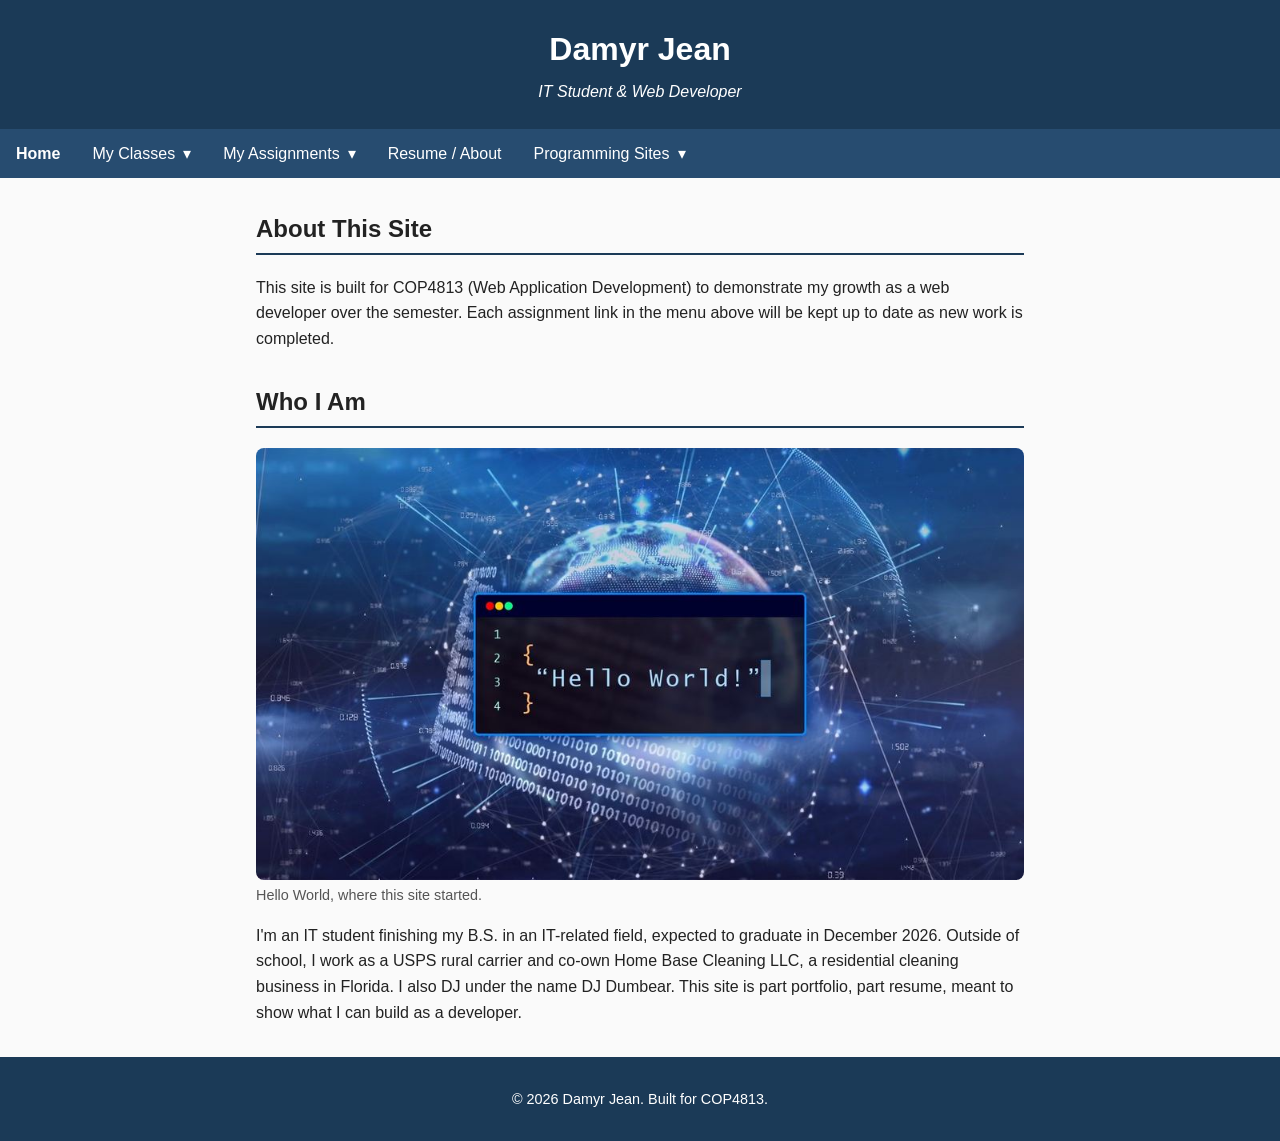
<file: index.html>
<!DOCTYPE html>
<html lang="en">
<head>
  <meta charset="UTF-8">
  <meta name="viewport" content="width=device-width, initial-scale=1.0">
  <meta name="description" content="Personal portfolio site of Damyr Jean, IT student and web developer, built for COP4813.">
  <meta name="author" content="Damyr Jean">
  <title>Damyr Jean - Portfolio</title>
  <link rel="icon" href="data:image/svg+xml,%3Csvg xmlns='http://www.w3.org/2000/svg' viewBox='0 0 32 32'%3E%3Crect width='32' height='32' rx='6' fill='%231b3a57'/%3E%3Ctext x='16' y='23' font-family='Arial' font-size='20' font-weight='700' text-anchor='middle' fill='%23fff'%3EDJ%3C/text%3E%3C/svg%3E">
  <link rel="stylesheet" href="style.css">
  <script>document.documentElement.classList.add('js');</script>
  <script src="menu.js" defer></script>
</head>
<body>
  <header>
    <h1>Damyr Jean</h1>
    <p class="tagline">IT Student &amp; Web Developer</p>
  </header>

  <nav class="site-nav" aria-label="Main menu">
    <button class="menu-toggle" type="button" aria-expanded="false" aria-controls="main-menu">
      <span class="menu-icon" aria-hidden="true"></span>Menu
    </button>
    <ul class="menu" id="main-menu">
      <li><a href="index.html" aria-current="page">Home</a></li>
      <li class="has-submenu">
        <button class="submenu-toggle" type="button" aria-expanded="false" aria-controls="menu-classes">My Classes</button>
        <ul class="submenu" id="menu-classes">
          <li><a href="https://github.com/damyrjean" target="_blank" rel="noopener">GitHub Profile</a></li>
        </ul>
      </li>
      <li class="has-submenu">
        <button class="submenu-toggle" type="button" aria-expanded="false" aria-controls="menu-assignments">My Assignments</button>
        <ul class="submenu" id="menu-assignments">
          <li><a href="https://damyrjean.github.io/COP4813" target="_blank" rel="noopener">Assignment 1 - Hello World</a></li>
          <li><a href="index.html">Assignment 2 - This Site</a></li>
          <li><a href="assignment3.html">Assignment 3 - Forms</a></li>
          <li><a href="damped-oscillator.html">Assignment 4 - Damped Oscillator Calculator</a></li>
          <li><a href="spirograph.html">Assignment 5 - Spirograph</a></li>
          <li><a href="assignment6.html">Assignment 6 - JSON</a></li>
          <li><a href="assignment7.html">Assignment 7 - Drag and Drop Cards</a></li>
          <li><a href="assignment9.html">Assignment 9 - Animation</a></li>
          <li><a href="assignment10.html">Assignment 10 - Mobile Lighthouse Report</a></li>
          <li><a href="assignment11.html">Assignment 11 - Dynamic Objects (BSIT Advisor)</a></li>
          <li><a href="assignment12.html">Assignment 12 - CMS Comparison (JSON)</a></li>
          <li><a href="assignment13.html">Assignment 13 - Port Patrol (Game)</a></li>
        </ul>
      </li>
      <li><a href="resume.html">Resume / About</a></li>
      <li class="has-submenu">
        <button class="submenu-toggle" type="button" aria-expanded="false" aria-controls="menu-sites">Programming Sites</button>
        <ul class="submenu" id="menu-sites">
          <li><a href="https://www.w3schools.com/" target="_blank" rel="noopener">W3Schools</a></li>
          <li><a href="https://validator.w3.org/" target="_blank" rel="noopener">W3C Validator</a></li>
        </ul>
      </li>
    </ul>
  </nav>

  <main>
    <section>
      <h2>About This Site</h2>
      <p>
        This site is built for COP4813 (Web Application Development) to demonstrate
        my growth as a web developer over the semester. Each assignment link in the
        menu above will be kept up to date as new work is completed.
      </p>
    </section>

    <section>
      <h2>Who I Am</h2>
      <figure>
        <img src="home-image-960.jpg" srcset="home-image-480.jpg 480w, home-image-960.jpg 960w" sizes="(max-width: 832px) calc(100vw - 2rem), 800px" alt="Code window showing Hello World in front of a digital globe" fetchpriority="high" width="960" height="540">
        <figcaption>Hello World, where this site started.</figcaption>
      </figure>
      <p>
        I'm an IT student finishing my B.S. in an IT-related field, expected to
        graduate in December 2026. Outside of school, I work as a USPS rural
        carrier and co-own Home Base Cleaning LLC, a residential cleaning
        business in Florida. I also DJ under the name DJ Dumbear. This site is
        part portfolio, part resume, meant to show what I can build as a
        developer.
      </p>
    </section>
  </main>

  <footer>
    <p>&copy; 2026 Damyr Jean. Built for COP4813.</p>
  </footer>
</body>
</html>
</file>
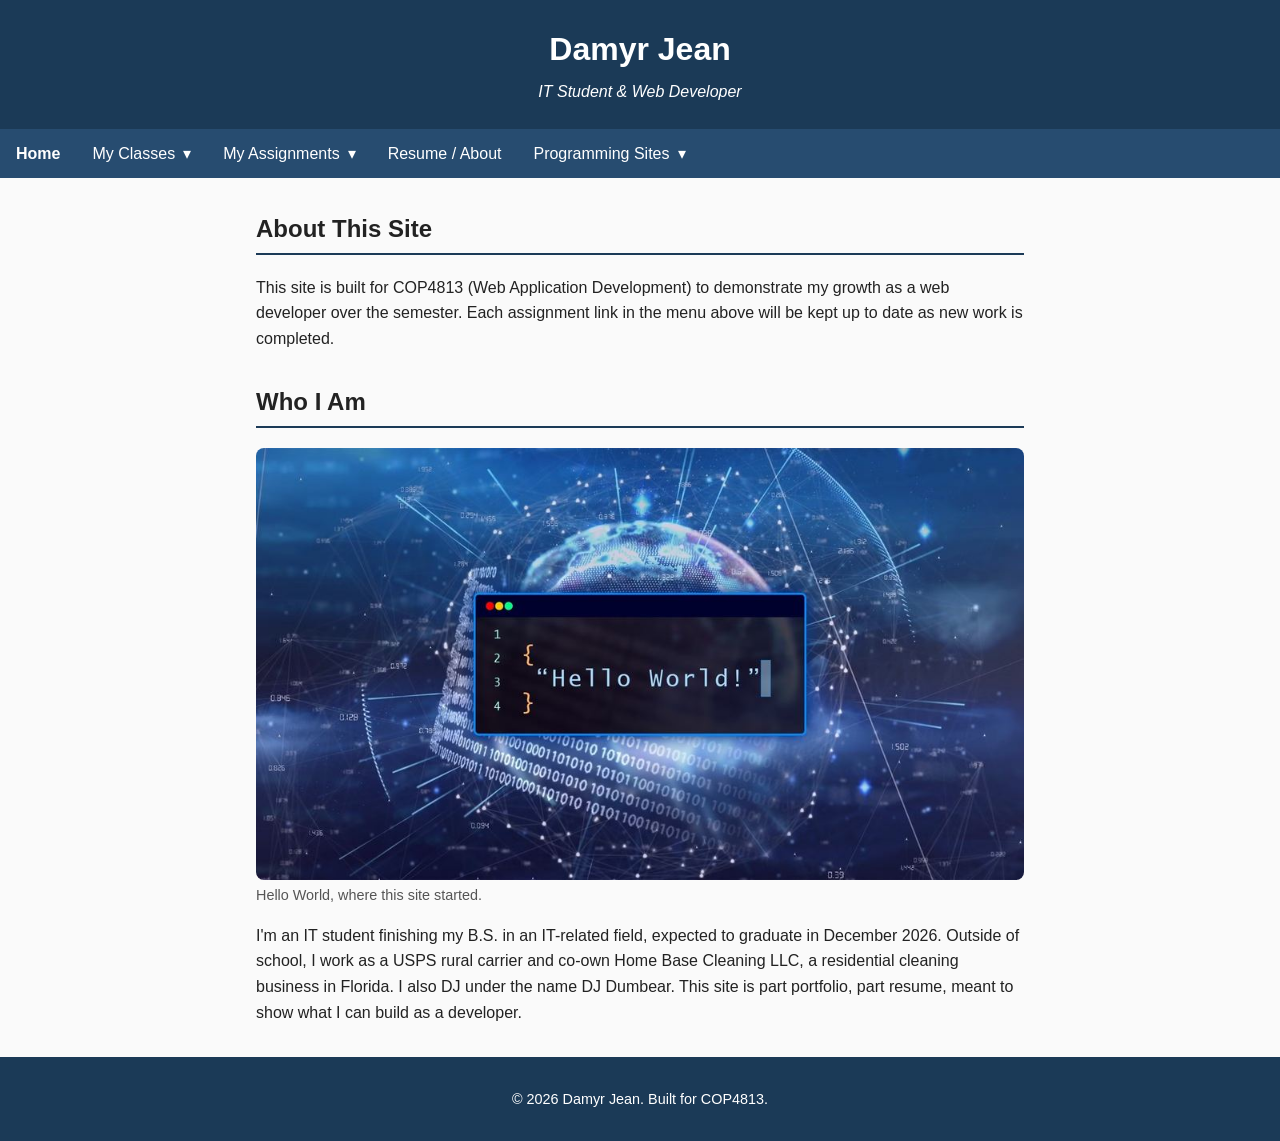
<file: COP4813-mobile-upload/index.html>
<!DOCTYPE html>
<html lang="en">
<head>
  <meta charset="UTF-8">
  <meta name="viewport" content="width=device-width, initial-scale=1.0">
  <meta name="description" content="Personal portfolio site of Damyr Jean, IT student and web developer, built for COP4813.">
  <meta name="author" content="Damyr Jean">
  <title>Damyr Jean - Portfolio</title>
  <link rel="icon" href="data:image/svg+xml,%3Csvg xmlns='http://www.w3.org/2000/svg' viewBox='0 0 32 32'%3E%3Crect width='32' height='32' rx='6' fill='%231b3a57'/%3E%3Ctext x='16' y='23' font-family='Arial' font-size='20' font-weight='700' text-anchor='middle' fill='%23fff'%3EDJ%3C/text%3E%3C/svg%3E">
  <link rel="stylesheet" href="style.css">
  <script>document.documentElement.classList.add('js');</script>
  <script src="menu.js" defer></script>
</head>
<body>
  <header>
    <h1>Damyr Jean</h1>
    <p class="tagline">IT Student &amp; Web Developer</p>
  </header>

  <nav class="site-nav" aria-label="Main menu">
    <button class="menu-toggle" type="button" aria-expanded="false" aria-controls="main-menu">
      <span class="menu-icon" aria-hidden="true"></span>Menu
    </button>
    <ul class="menu" id="main-menu">
      <li><a href="index.html" aria-current="page">Home</a></li>
      <li class="has-submenu">
        <button class="submenu-toggle" type="button" aria-expanded="false" aria-controls="menu-classes">My Classes</button>
        <ul class="submenu" id="menu-classes">
          <li><a href="https://github.com/damyrjean" target="_blank" rel="noopener">GitHub Profile</a></li>
        </ul>
      </li>
      <li class="has-submenu">
        <button class="submenu-toggle" type="button" aria-expanded="false" aria-controls="menu-assignments">My Assignments</button>
        <ul class="submenu" id="menu-assignments">
          <li><a href="https://damyrjean.github.io/COP4813" target="_blank" rel="noopener">Assignment 1 - Hello World</a></li>
          <li><a href="index.html">Assignment 2 - This Site</a></li>
          <li><a href="assignment3.html">Assignment 3 - Forms</a></li>
          <li><a href="damped-oscillator.html">Assignment 4 - Damped Oscillator Calculator</a></li>
          <li><a href="spirograph.html">Assignment 5 - Spirograph</a></li>
          <li><a href="assignment6.html">Assignment 6 - JSON</a></li>
          <li><a href="assignment7.html">Assignment 7 - Drag and Drop Cards</a></li>
          <li><a href="assignment9.html">Assignment 9 - Animation</a></li>
          <li><a href="assignment10.html">Assignment 10 - Mobile Lighthouse Report</a></li>
        </ul>
      </li>
      <li><a href="resume.html">Resume / About</a></li>
      <li class="has-submenu">
        <button class="submenu-toggle" type="button" aria-expanded="false" aria-controls="menu-sites">Programming Sites</button>
        <ul class="submenu" id="menu-sites">
          <li><a href="https://www.w3schools.com/" target="_blank" rel="noopener">W3Schools</a></li>
          <li><a href="https://validator.w3.org/" target="_blank" rel="noopener">W3C Validator</a></li>
        </ul>
      </li>
    </ul>
  </nav>

  <main>
    <section>
      <h2>About This Site</h2>
      <p>
        This site is built for COP4813 (Web Application Development) to demonstrate
        my growth as a web developer over the semester. Each assignment link in the
        menu above will be kept up to date as new work is completed.
      </p>
    </section>

    <section>
      <h2>Who I Am</h2>
      <figure>
        <img src="home-image-960.jpg" srcset="home-image-480.jpg 480w, home-image-960.jpg 960w" sizes="(max-width: 832px) calc(100vw - 2rem), 800px" alt="Code window showing Hello World in front of a digital globe" fetchpriority="high" width="960" height="540">
        <figcaption>Hello World, where this site started.</figcaption>
      </figure>
      <p>
        I'm an IT student finishing my B.S. in an IT-related field, expected to
        graduate in December 2026. Outside of school, I work as a USPS rural
        carrier and co-own Home Base Cleaning LLC, a residential cleaning
        business in Florida. I also DJ under the name DJ Dumbear. This site is
        part portfolio, part resume, meant to show what I can build as a
        developer.
      </p>
    </section>
  </main>

  <footer>
    <p>&copy; 2026 Damyr Jean. Built for COP4813.</p>
  </footer>
</body>
</html>
</file>
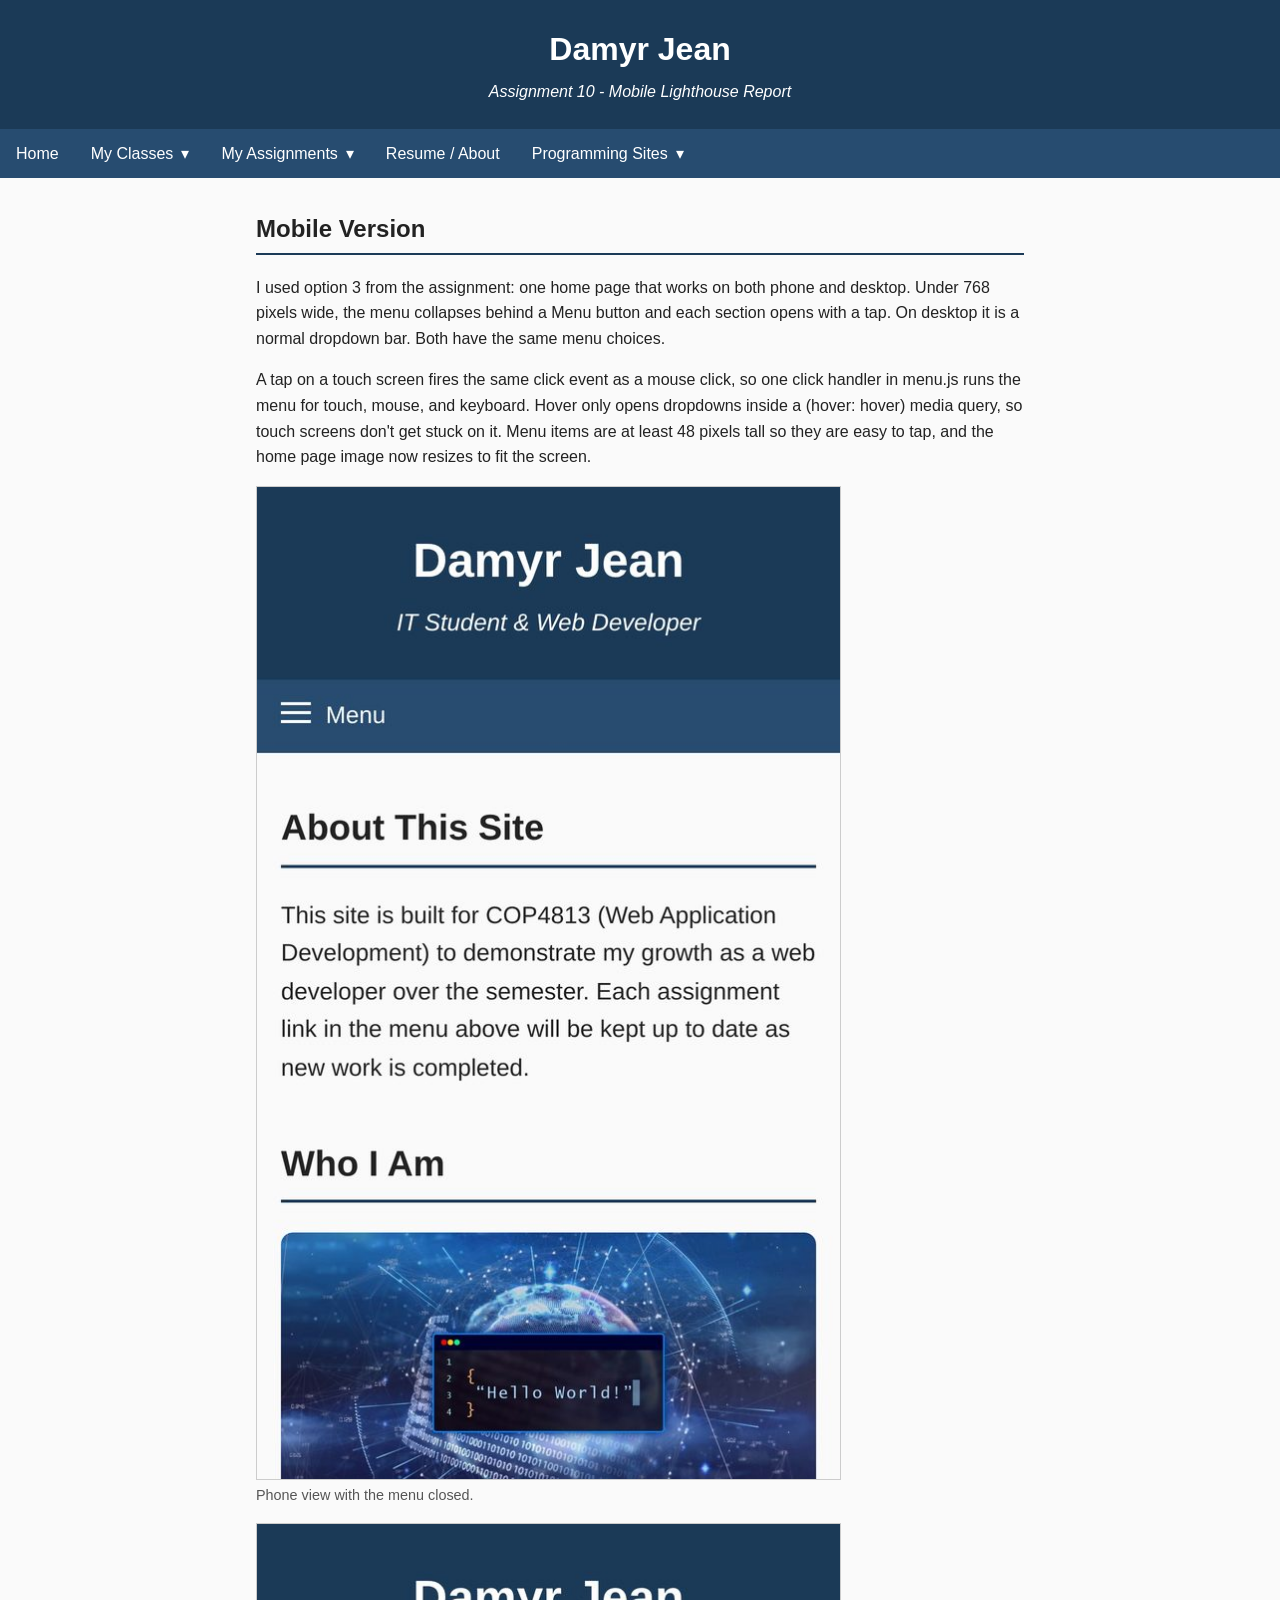
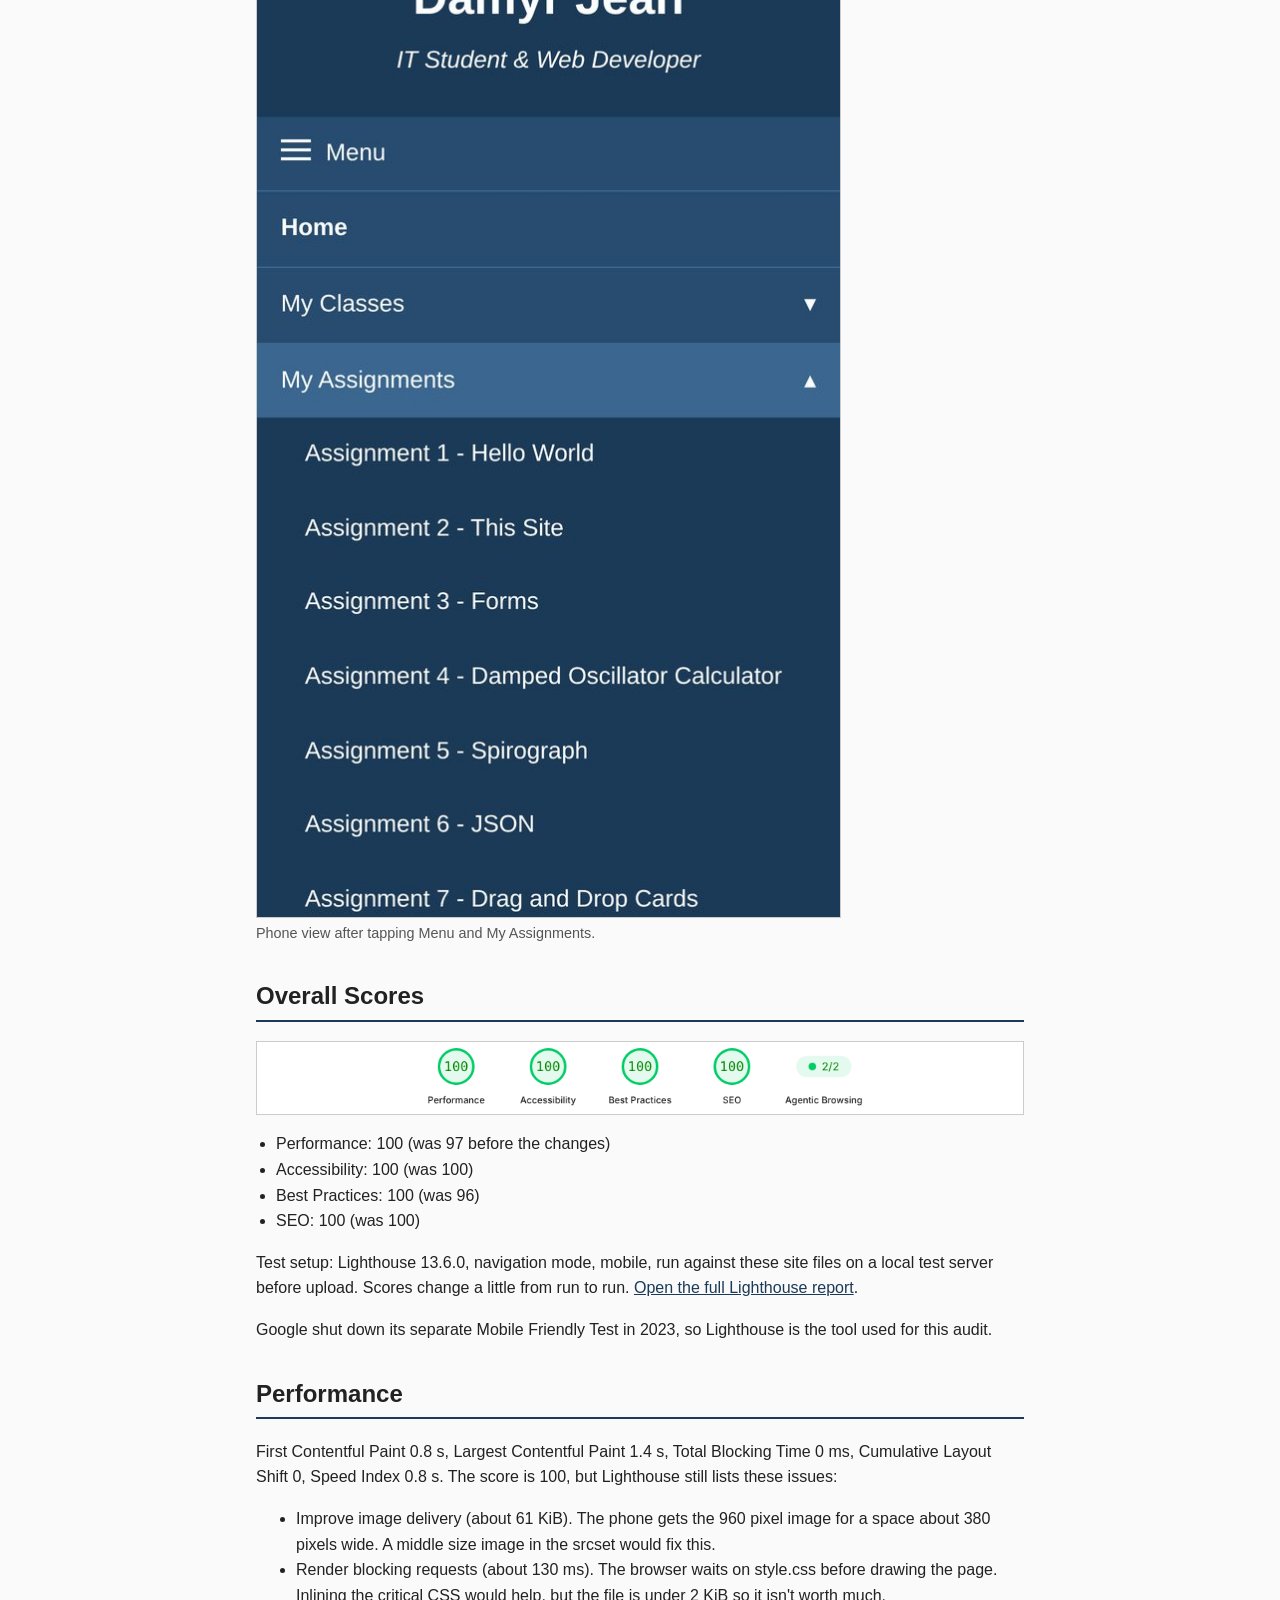
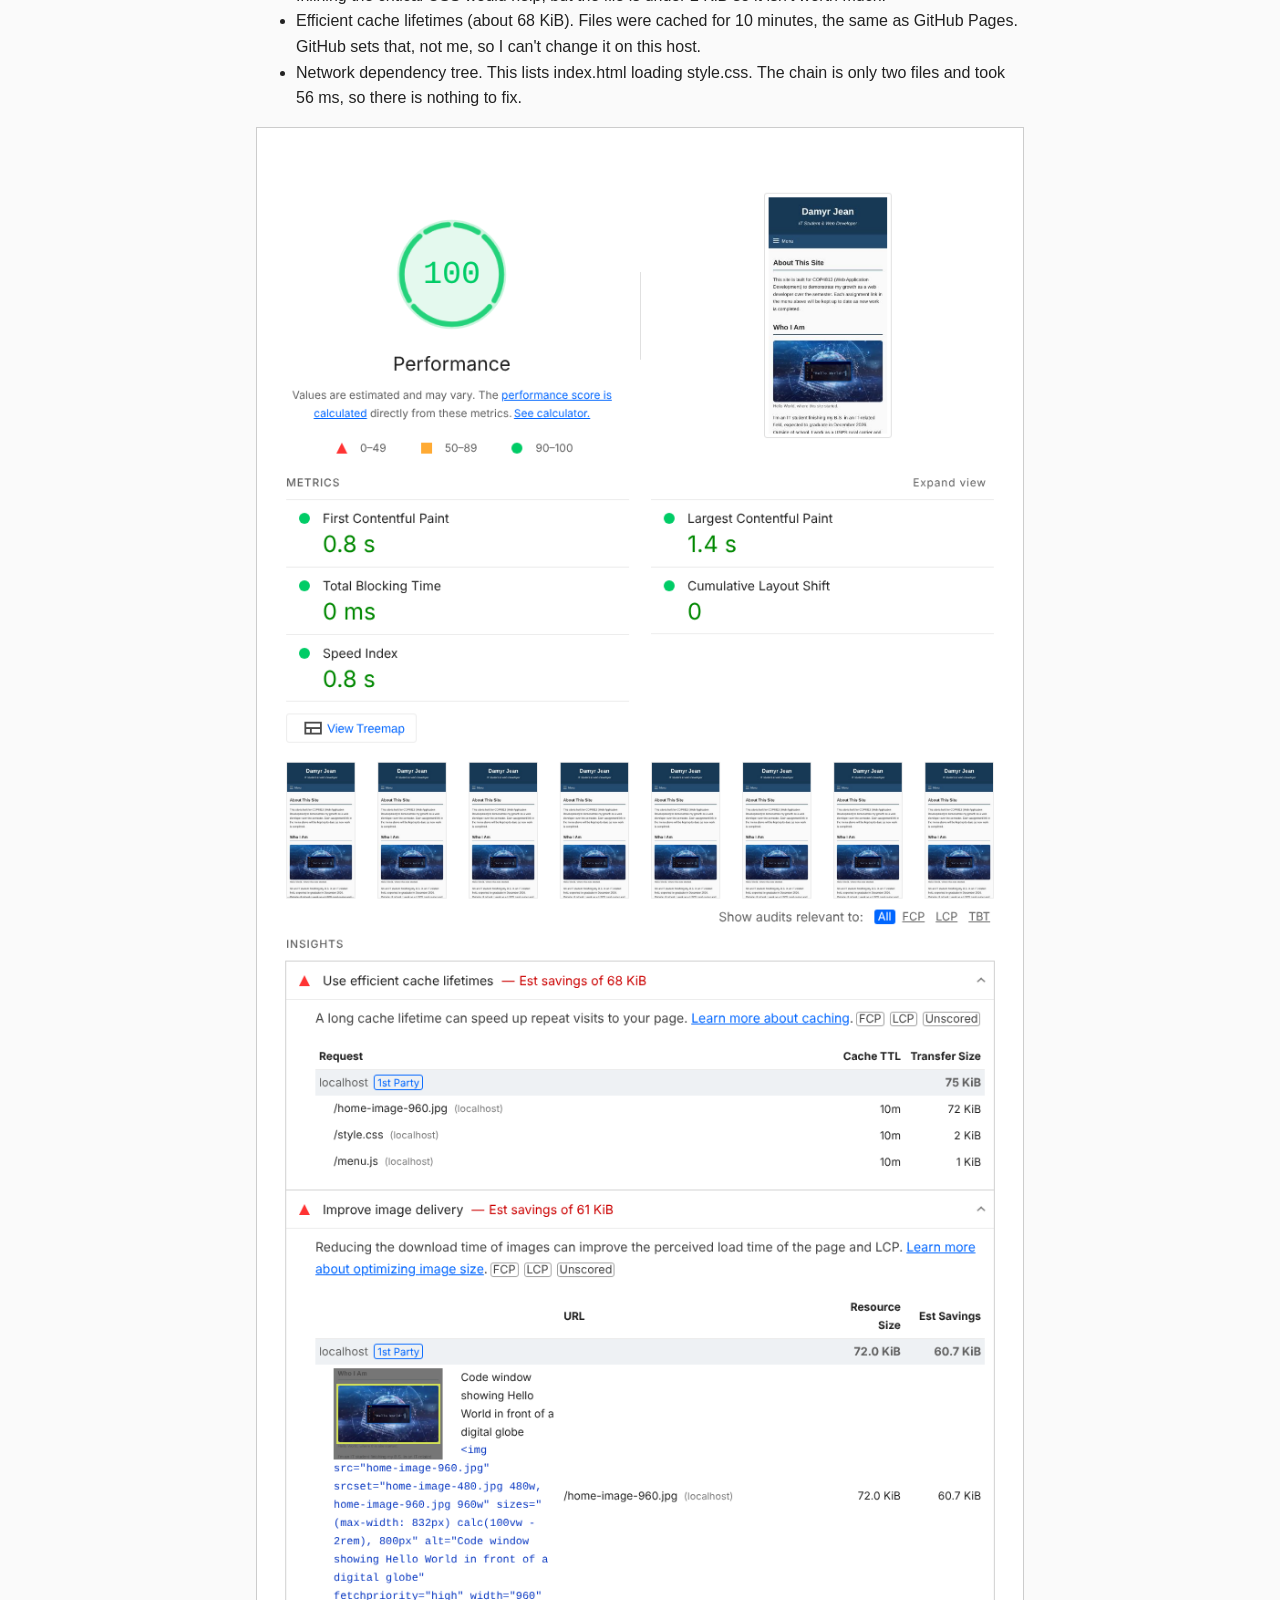
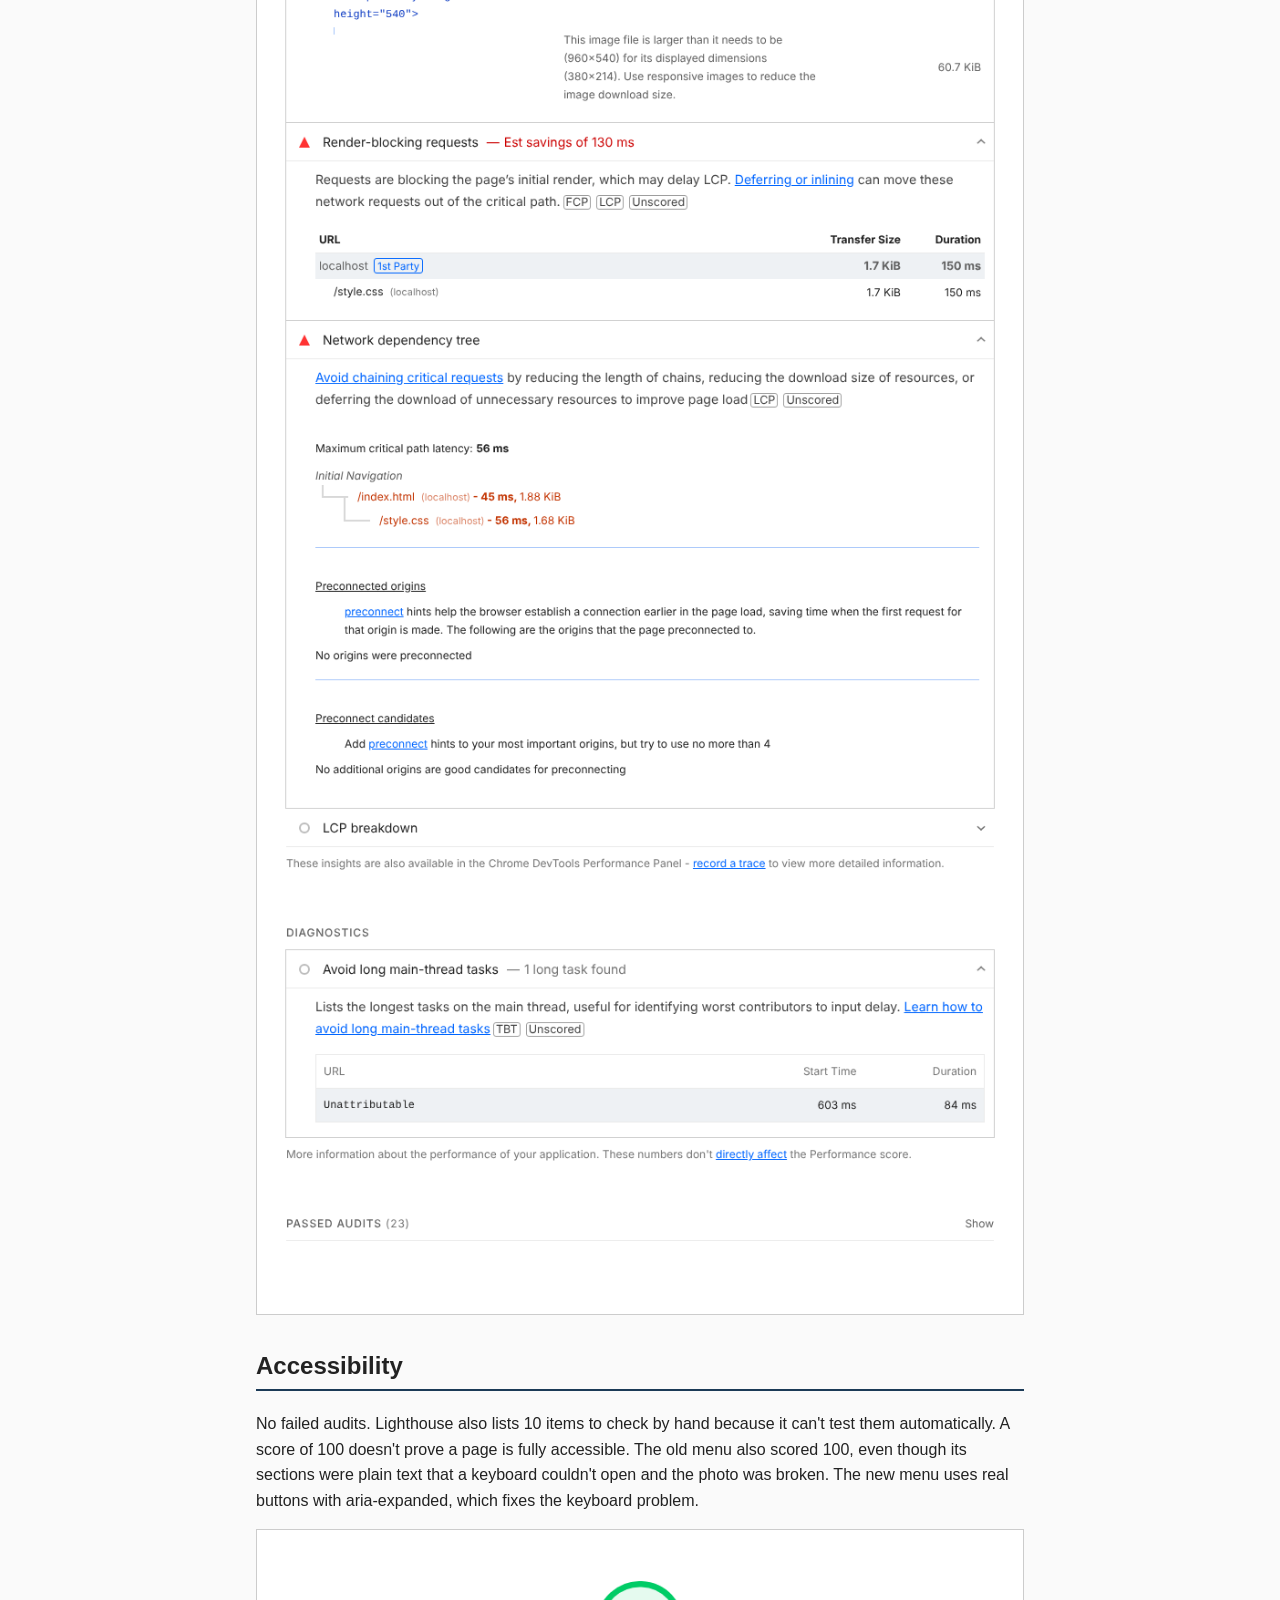
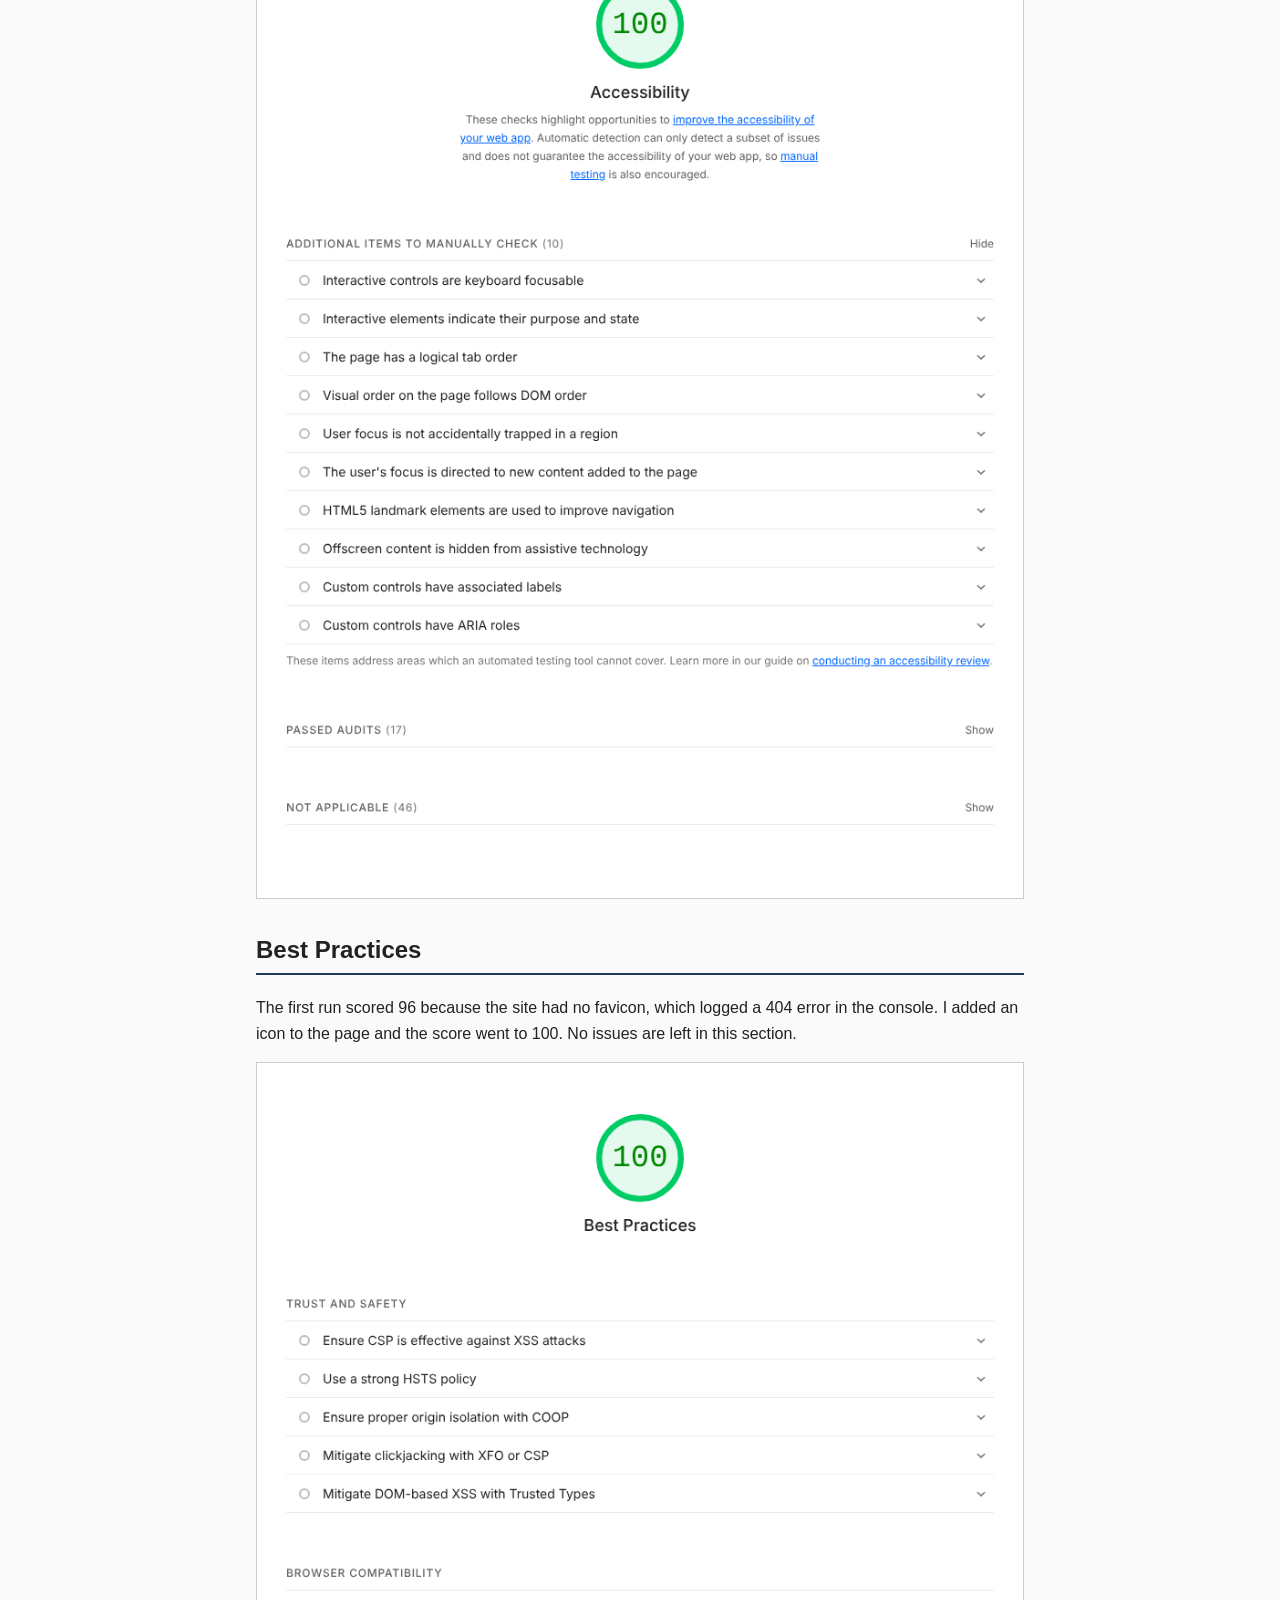
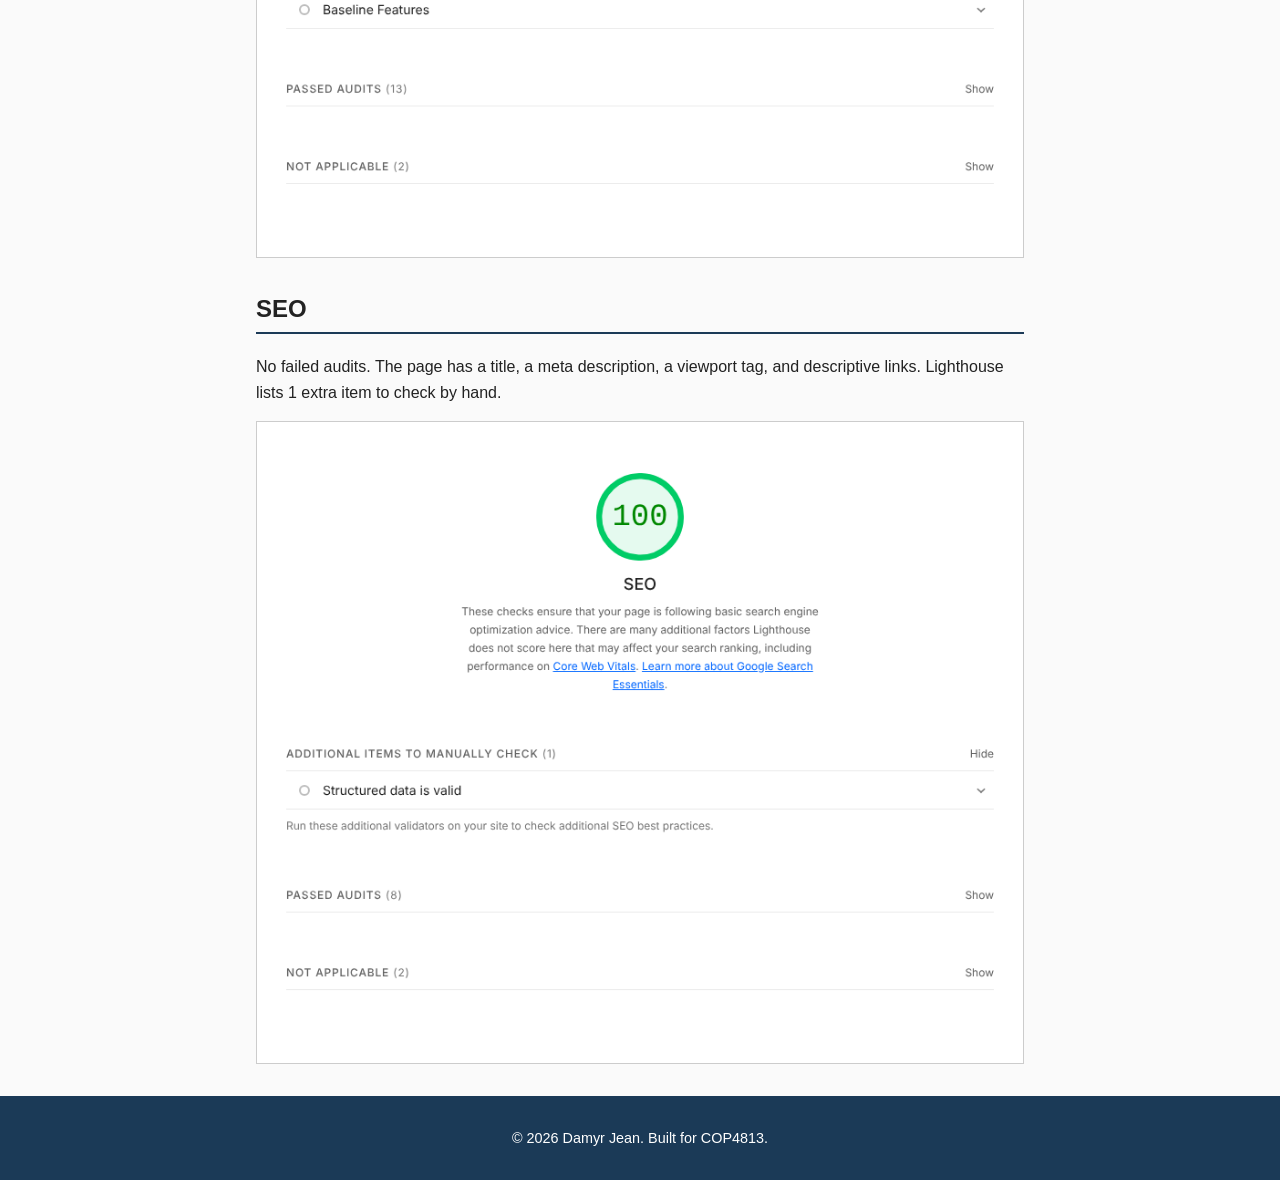
<file: assignment10.html>
<!DOCTYPE html>
<html lang="en">
<head>
  <meta charset="UTF-8">
  <meta name="viewport" content="width=device-width, initial-scale=1.0">
  <meta name="description" content="Lighthouse mobile audit results and analysis for the home page of Damyr Jean's COP4813 site.">
  <meta name="author" content="Damyr Jean">
  <title>Damyr Jean - Assignment 10</title>
  <link rel="icon" href="data:image/svg+xml,%3Csvg xmlns='http://www.w3.org/2000/svg' viewBox='0 0 32 32'%3E%3Crect width='32' height='32' rx='6' fill='%231b3a57'/%3E%3Ctext x='16' y='23' font-family='Arial' font-size='20' font-weight='700' text-anchor='middle' fill='%23fff'%3EDJ%3C/text%3E%3C/svg%3E">
  <link rel="stylesheet" href="style.css">
  <script>document.documentElement.classList.add('js');</script>
  <script src="menu.js" defer></script>
</head>
<body>
  <header>
    <h1>Damyr Jean</h1>
    <p class="tagline">Assignment 10 - Mobile Lighthouse Report</p>
  </header>

  <nav class="site-nav" aria-label="Main menu">
    <button class="menu-toggle" type="button" aria-expanded="false" aria-controls="main-menu">
      <span class="menu-icon" aria-hidden="true"></span>Menu
    </button>
    <ul class="menu" id="main-menu">
      <li><a href="index.html">Home</a></li>
      <li class="has-submenu">
        <button class="submenu-toggle" type="button" aria-expanded="false" aria-controls="menu-classes">My Classes</button>
        <ul class="submenu" id="menu-classes">
          <li><a href="https://github.com/damyrjean" target="_blank" rel="noopener">GitHub Profile</a></li>
        </ul>
      </li>
      <li class="has-submenu">
        <button class="submenu-toggle" type="button" aria-expanded="false" aria-controls="menu-assignments">My Assignments</button>
        <ul class="submenu" id="menu-assignments">
          <li><a href="https://damyrjean.github.io/COP4813" target="_blank" rel="noopener">Assignment 1 - Hello World</a></li>
          <li><a href="index.html">Assignment 2 - This Site</a></li>
          <li><a href="assignment3.html">Assignment 3 - Forms</a></li>
          <li><a href="damped-oscillator.html">Assignment 4 - Damped Oscillator Calculator</a></li>
          <li><a href="spirograph.html">Assignment 5 - Spirograph</a></li>
          <li><a href="assignment6.html">Assignment 6 - JSON</a></li>
          <li><a href="assignment7.html">Assignment 7 - Drag and Drop Cards</a></li>
          <li><a href="assignment9.html">Assignment 9 - Animation</a></li>
          <li><a href="assignment10.html" aria-current="page">Assignment 10 - Mobile Lighthouse Report</a></li>
          <li><a href="assignment11.html">Assignment 11 - Dynamic Objects (BSIT Advisor)</a></li>
          <li><a href="assignment12.html">Assignment 12 - CMS Comparison (JSON)</a></li>
          <li><a href="assignment13.html">Assignment 13 - Port Patrol (Game)</a></li>
        </ul>
      </li>
      <li><a href="resume.html">Resume / About</a></li>
      <li class="has-submenu">
        <button class="submenu-toggle" type="button" aria-expanded="false" aria-controls="menu-sites">Programming Sites</button>
        <ul class="submenu" id="menu-sites">
          <li><a href="https://www.w3schools.com/" target="_blank" rel="noopener">W3Schools</a></li>
          <li><a href="https://validator.w3.org/" target="_blank" rel="noopener">W3C Validator</a></li>
        </ul>
      </li>
    </ul>
  </nav>

  <main>
    <section>
      <h2>Mobile Version</h2>
      <p>
        I used option 3 from the assignment: one home page that works on both
        phone and desktop. Under 768 pixels wide, the menu collapses behind a Menu
        button and each section opens with a tap. On desktop it is a normal
        dropdown bar. Both have the same menu choices.
      </p>
      <p>
        A tap on a touch screen fires the same click event as a mouse click, so
        one click handler in menu.js runs the menu for touch, mouse, and keyboard.
        Hover only opens dropdowns inside a (hover: hover) media query, so touch
        screens don't get stuck on it. Menu items are at least 48 pixels tall so
        they are easy to tap, and the home page image now resizes to fit the screen.
      </p>
      <figure>
        <img class="capture" src="lighthouse/phone-closed.jpg" alt="Home page on a phone with the menu closed" width="585" height="996" loading="lazy">
        <figcaption>Phone view with the menu closed.</figcaption>
      </figure>
      <figure>
        <img class="capture" src="lighthouse/phone-open.jpg" alt="Home page on a phone with the My Assignments section open" width="585" height="996" loading="lazy">
        <figcaption>Phone view after tapping Menu and My Assignments.</figcaption>
      </figure>
    </section>

    <section>
      <h2>Overall Scores</h2>
      <figure>
        <img class="capture" src="lighthouse/01-overall-scores.png" alt="Lighthouse scores: Performance 100, Accessibility 100, Best Practices 100, SEO 100, Agentic Browsing 2 of 2" width="1000" height="94">
      </figure>
      <ul class="score-list">
        <li>Performance: 100 (was 97 before the changes)</li>
        <li>Accessibility: 100 (was 100)</li>
        <li>Best Practices: 100 (was 96)</li>
        <li>SEO: 100 (was 100)</li>
      </ul>
      <p>
        Test setup: Lighthouse 13.6.0, navigation mode, mobile, run against these
        site files on a local test server before upload. Scores change a little
        from run to run. <a href="lighthouse/lighthouse-report.html">Open the full Lighthouse report</a>.
      </p>
      <p>
        Google shut down its separate Mobile Friendly Test in 2023, so Lighthouse
        is the tool used for this audit.
      </p>
    </section>

    <section>
      <h2>Performance</h2>
      <p>
        First Contentful Paint 0.8 s, Largest Contentful Paint 1.4 s, Total Blocking
        Time 0 ms, Cumulative Layout Shift 0, Speed Index 0.8 s. The score is 100, but
        Lighthouse still lists these issues:
      </p>
      <ul>
        <li>Improve image delivery (about 61 KiB). The phone gets the 960 pixel image for a space about 380 pixels wide. A middle size image in the srcset would fix this.</li>
        <li>Render blocking requests (about 130 ms). The browser waits on style.css before drawing the page. Inlining the critical CSS would help, but the file is under 2 KiB so it isn't worth much.</li>
        <li>Efficient cache lifetimes (about 68 KiB). Files were cached for 10 minutes, the same as GitHub Pages. GitHub sets that, not me, so I can't change it on this host.</li>
        <li>Network dependency tree. This lists index.html loading style.css. The chain is only two files and took 56 ms, so there is nothing to fix.</li>
      </ul>
      <figure>
        <img class="capture" src="lighthouse/02-performance.png" alt="Lighthouse Performance section with metrics and the list of insights" width="840" height="3055" loading="lazy">
      </figure>
    </section>

    <section>
      <h2>Accessibility</h2>
      <p>
        No failed audits. Lighthouse also lists 10 items to check by hand because it
        can't test them automatically. A score of 100 doesn't prove a page is fully
        accessible. The old menu also scored 100, even though its sections were plain
        text that a keyboard couldn't open and the photo was broken. The new menu uses
        real buttons with aria-expanded, which fixes the keyboard problem.
      </p>
      <figure>
        <img class="capture" src="lighthouse/03-accessibility.png" alt="Lighthouse Accessibility section" width="840" height="1061" loading="lazy">
      </figure>
    </section>

    <section>
      <h2>Best Practices</h2>
      <p>
        The first run scored 96 because the site had no favicon, which logged a 404
        error in the console. I added an icon to the page and the score went to 100.
        No issues are left in this section.
      </p>
      <figure>
        <img class="capture" src="lighthouse/04-best-practices.png" alt="Lighthouse Best Practices section" width="840" height="870" loading="lazy">
      </figure>
    </section>

    <section>
      <h2>SEO</h2>
      <p>
        No failed audits. The page has a title, a meta description, a viewport tag,
        and descriptive links. Lighthouse lists 1 extra item to check by hand.
      </p>
      <figure>
        <img class="capture" src="lighthouse/05-seo.png" alt="Lighthouse SEO section" width="840" height="703" loading="lazy">
      </figure>
    </section>
  </main>

  <footer>
    <p>&copy; 2026 Damyr Jean. Built for COP4813.</p>
  </footer>
</body>
</html>
</file>
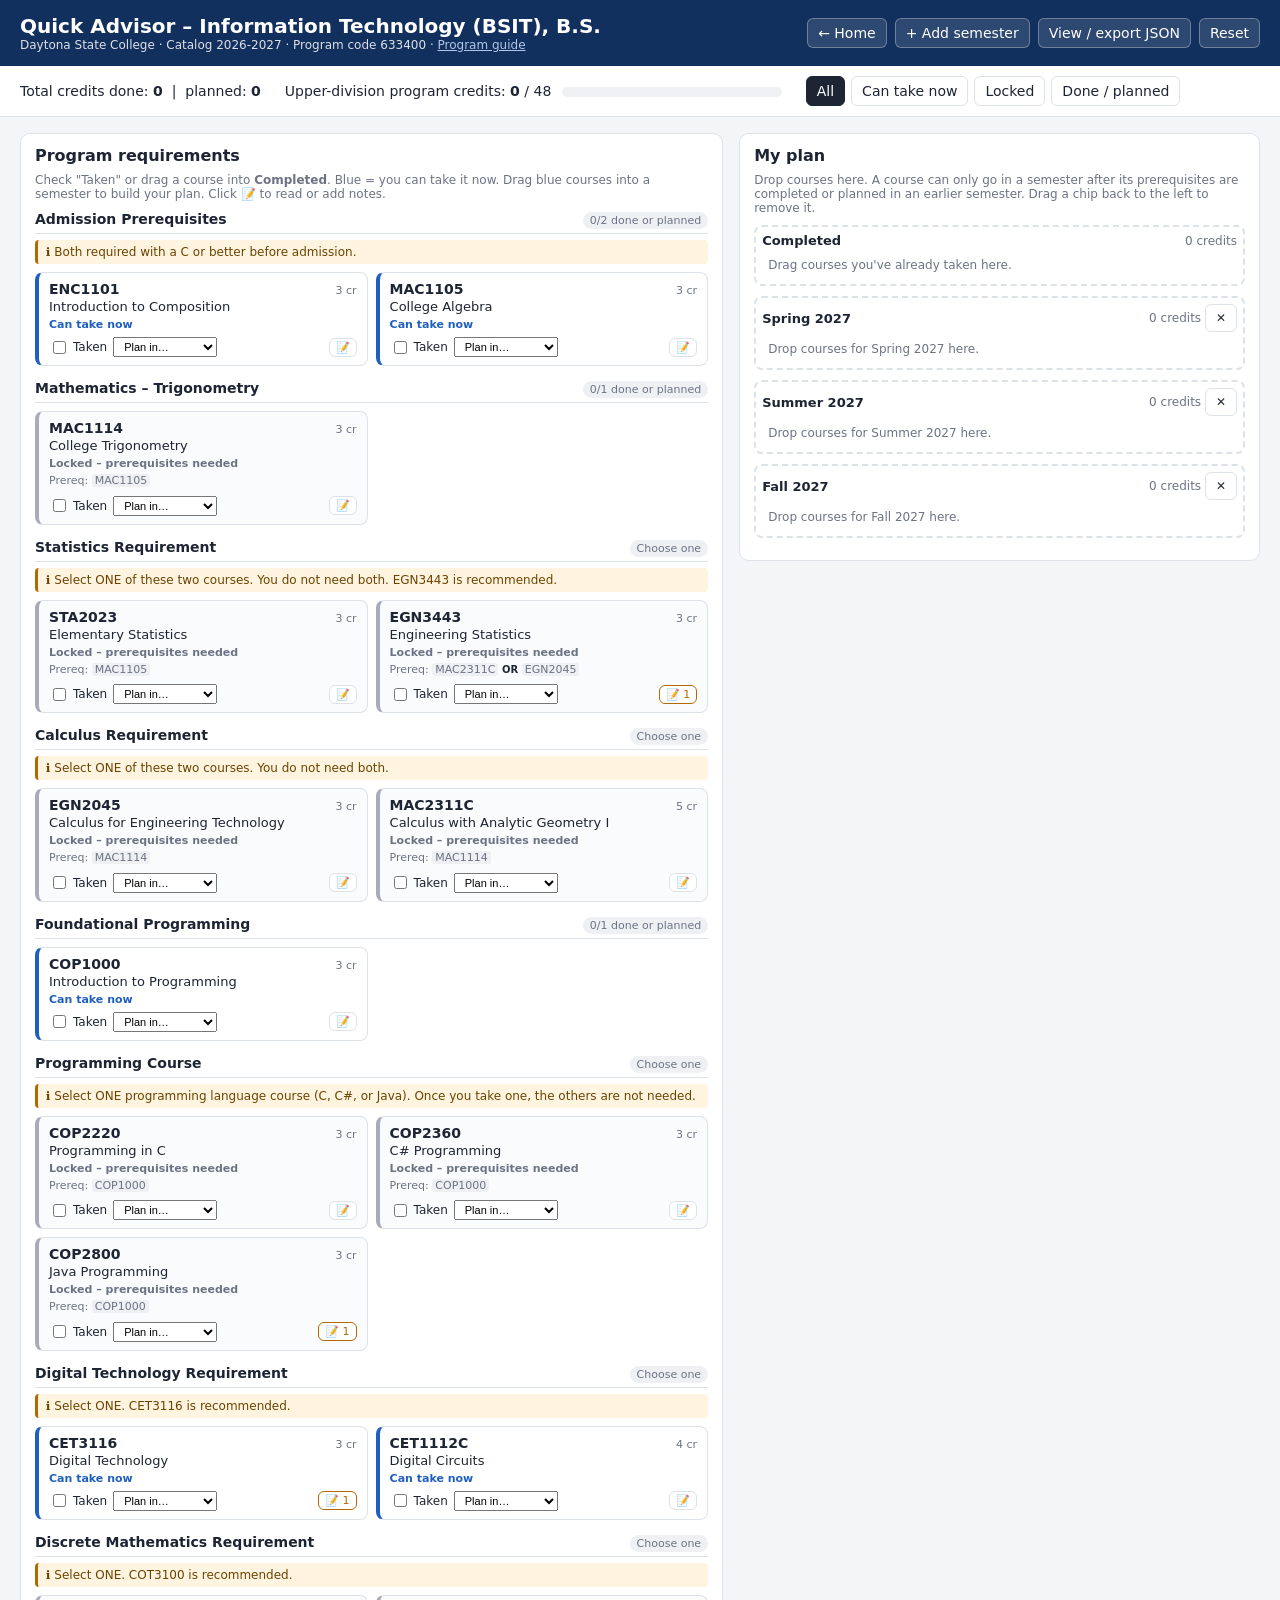
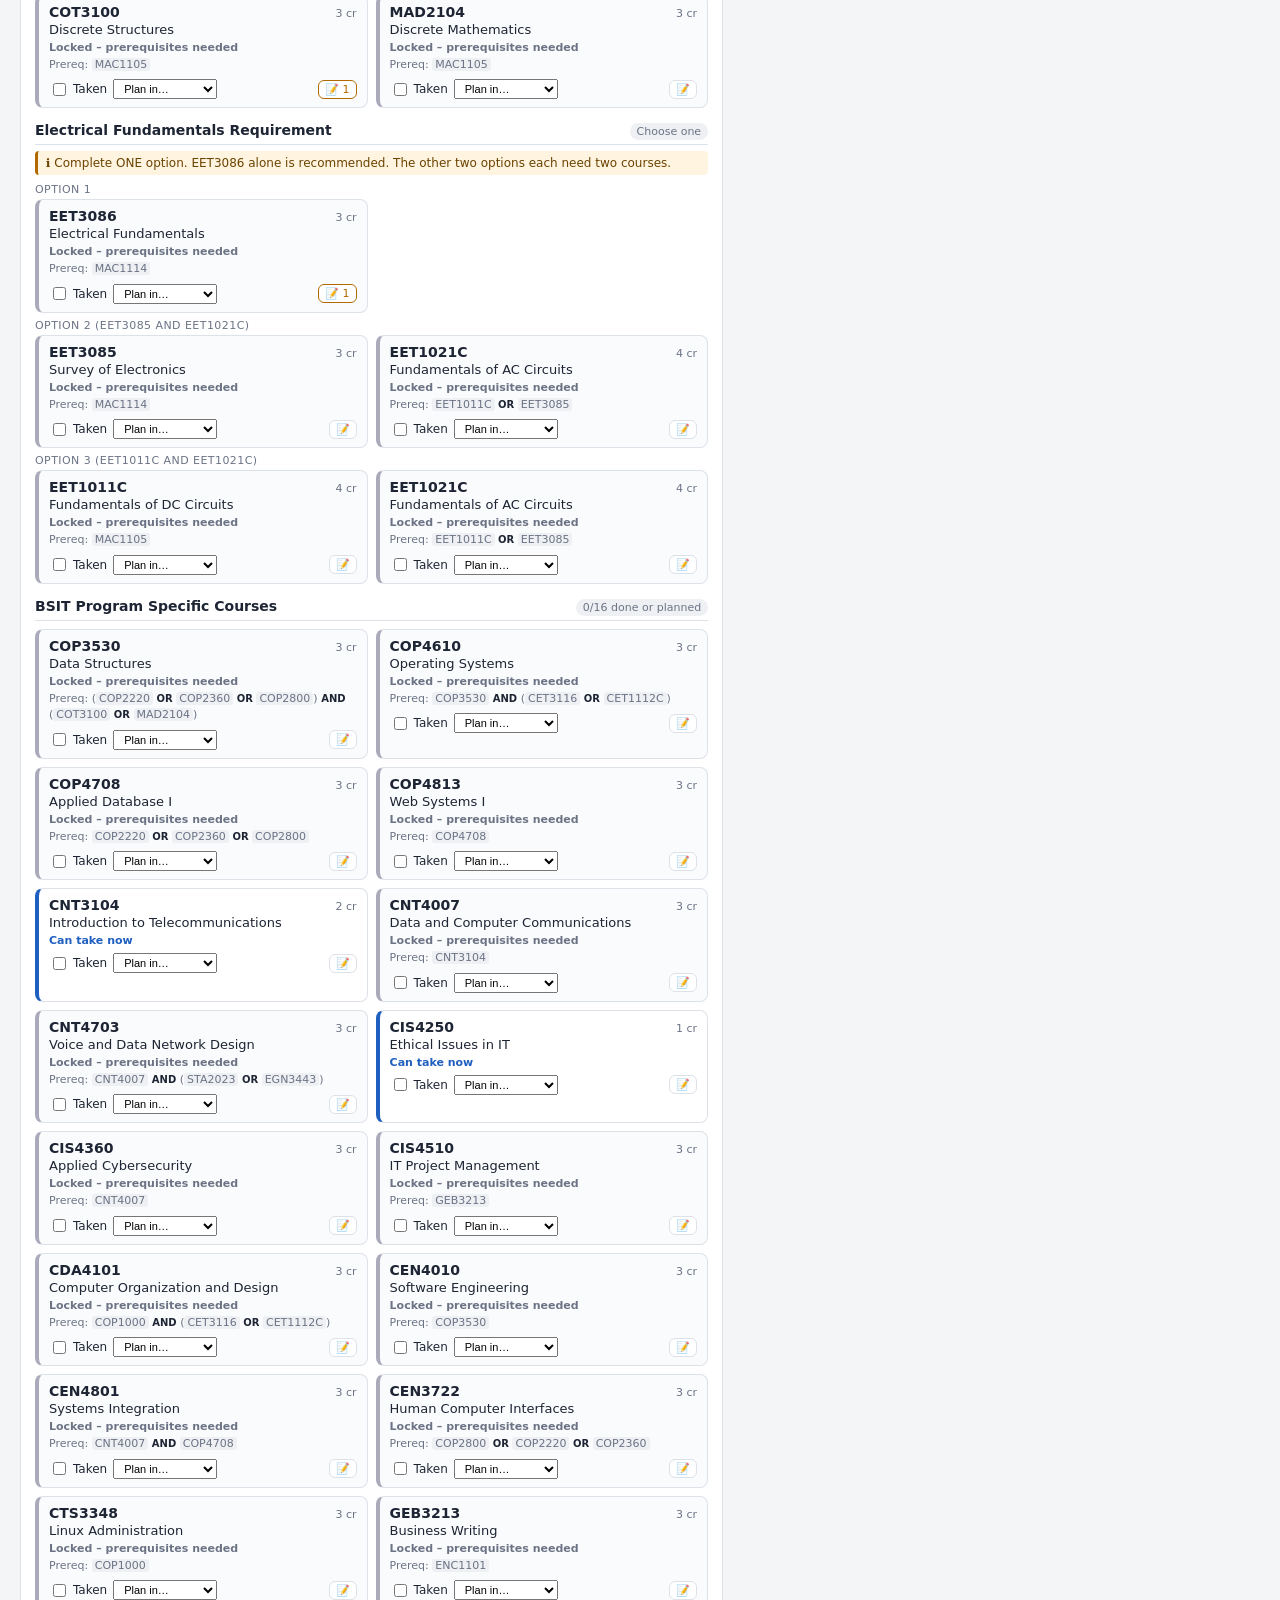
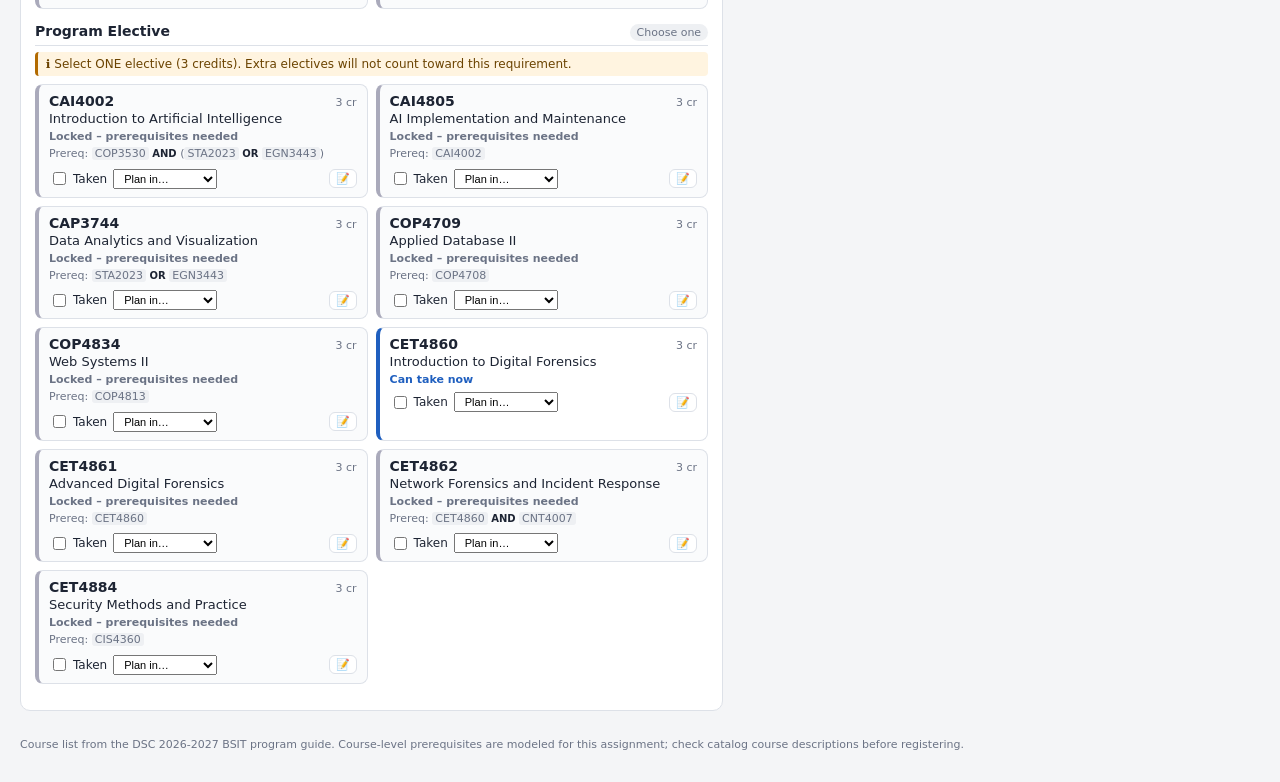
<file: assignment11.html>
<!DOCTYPE html>
<html lang="en">
<head>
<meta charset="UTF-8">
<meta name="viewport" content="width=device-width, initial-scale=1">
<title>BSIT Quick Advisor – Damyr Jean-Francois</title>
<style>
  :root {
    --bg: #f4f5f7; --panel: #fff; --ink: #1d2433; --muted: #6b7385; --line: #dde1e8;
    --blue: #1f5fbf; --green: #1e8a4c; --green-bg: #e6f5ec; --amber: #b26a00; --amber-bg: #fff4e0;
    --red: #c0392b; --red-bg: #fdecea; --gray-bg: #eef0f3; --plan: #6a3fb5; --plan-bg: #f1ebfb;
  }
  * { box-sizing: border-box; }
  body { margin: 0; font-family: system-ui, -apple-system, Segoe UI, Roboto, sans-serif; background: var(--bg); color: var(--ink); font-size: 14px; }
  header { background: #12305e; color: #fff; padding: 14px 20px; display: flex; flex-wrap: wrap; gap: 12px; align-items: center; justify-content: space-between; }
  header h1 { margin: 0; font-size: 20px; }
  header .sub { font-size: 12px; opacity: .85; }
  header a { color: #cfe0ff; }
  .toolbar { display: flex; gap: 8px; flex-wrap: wrap; }
  button { font: inherit; border: 1px solid var(--line); background: #fff; color: var(--ink); border-radius: 6px; padding: 6px 10px; cursor: pointer; }
  button:hover { border-color: var(--blue); }
  button.primary { background: var(--blue); color: #fff; border-color: var(--blue); }
  header button { background: rgba(255,255,255,.12); color: #fff; border-color: rgba(255,255,255,.3); }
  .progress { padding: 10px 20px; background: #fff; border-bottom: 1px solid var(--line); display: flex; gap: 24px; flex-wrap: wrap; align-items: center; }
  .bar { width: 220px; height: 10px; background: var(--gray-bg); border-radius: 5px; overflow: hidden; display: inline-block; vertical-align: middle; margin-left: 6px; }
  .bar > div { height: 100%; background: var(--green); }
  .filters { display: flex; gap: 6px; }
  .filters button.active { background: var(--ink); color: #fff; border-color: var(--ink); }
  main { display: grid; grid-template-columns: minmax(0, 1.35fr) minmax(320px, 1fr); gap: 16px; padding: 16px 20px; }
  @media (max-width: 900px) { main { grid-template-columns: 1fr; } }
  .panel { background: var(--panel); border: 1px solid var(--line); border-radius: 10px; padding: 12px 14px; }
  .panel h2 { margin: 0 0 8px; font-size: 16px; }
  #planPanel { position: sticky; top: 12px; align-self: start; max-height: calc(100vh - 24px); overflow: auto; }
  @media (max-width: 900px) { #planPanel { position: static; max-height: none; } }
  .group { margin-bottom: 14px; }
  .group-head { display: flex; justify-content: space-between; align-items: baseline; gap: 8px; border-bottom: 1px solid var(--line); padding-bottom: 4px; margin-bottom: 8px; }
  .group-head h3 { margin: 0; font-size: 14px; }
  .group-head .tag { font-size: 11px; padding: 2px 7px; border-radius: 10px; background: var(--gray-bg); color: var(--muted); white-space: nowrap; }
  .group-head .tag.ok { background: var(--green-bg); color: var(--green); }
  .group-note { font-size: 12px; background: var(--amber-bg); color: #6b4300; border-left: 3px solid var(--amber); padding: 5px 8px; margin: -2px 0 8px; border-radius: 4px; }
  .option-label { font-size: 11px; color: var(--muted); margin: 6px 0 3px; text-transform: uppercase; letter-spacing: .04em; }
  .cards { display: grid; grid-template-columns: repeat(auto-fill, minmax(230px, 1fr)); gap: 8px; }
  .card { border: 1px solid var(--line); border-left: 4px solid var(--line); border-radius: 8px; padding: 8px 10px; background: #fff; cursor: grab; position: relative; }
  .card.available { border-left-color: var(--blue); }
  .card.completed { border-left-color: var(--green); background: var(--green-bg); }
  .card.planned { border-left-color: var(--plan); background: var(--plan-bg); }
  .card.locked { border-left-color: #aab; background: #fafbfc; }
  .card.notneeded { border-left-color: #ccc; background: var(--gray-bg); opacity: .6; cursor: not-allowed; }
  .card.notneeded .title { text-decoration: line-through; }
  .card .top { display: flex; justify-content: space-between; gap: 6px; align-items: baseline; }
  .card .code { font-weight: 700; }
  .card .credits { font-size: 11px; color: var(--muted); }
  .card .title { font-size: 13px; margin: 2px 0 4px; }
  .card .status { font-size: 11px; font-weight: 600; }
  .status.available { color: var(--blue); } .status.completed { color: var(--green); } .status.planned { color: var(--plan); }
  .status.locked { color: var(--muted); } .status.notneeded { color: var(--muted); }
  .prereq { font-size: 11px; color: var(--muted); margin-top: 3px; line-height: 1.5; }
  .pr-code { padding: 0 3px; border-radius: 3px; background: var(--gray-bg); }
  .pr-code.met { background: var(--green-bg); color: var(--green); }
  .pr-op { font-weight: 700; color: var(--ink); font-size: 10px; }
  .card .actions { display: flex; gap: 6px; align-items: center; margin-top: 6px; flex-wrap: wrap; }
  .card .actions label { font-size: 12px; display: flex; gap: 4px; align-items: center; cursor: pointer; }
  .card .actions select, .card .actions button { font-size: 11px; padding: 2px 6px; }
  .note-btn { margin-left: auto; }
  .note-btn.has { border-color: var(--amber); color: var(--amber); }
  .notes { margin-top: 6px; border-top: 1px dashed var(--line); padding-top: 6px; font-size: 12px; }
  .note { padding: 4px 6px; border-radius: 4px; margin-bottom: 4px; background: var(--amber-bg); display: flex; gap: 6px; justify-content: space-between; }
  .note.student { background: #e9f1ff; }
  .note small { color: var(--muted); display: block; }
  .note button { border: none; background: none; color: var(--red); padding: 0 2px; }
  .notes textarea { width: 100%; font: inherit; font-size: 12px; min-height: 44px; border: 1px solid var(--line); border-radius: 4px; padding: 4px; }
  .dropzone { min-height: 56px; border: 2px dashed var(--line); border-radius: 8px; padding: 6px; margin-bottom: 10px; transition: background .15s, border-color .15s; }
  .dropzone.over { border-color: var(--blue); background: #eef4ff; }
  .dropzone.bad { border-color: var(--red); background: var(--red-bg); }
  .zone-head { display: flex; justify-content: space-between; align-items: center; margin-bottom: 4px; font-weight: 600; font-size: 13px; }
  .zone-head span { font-weight: 400; color: var(--muted); font-size: 12px; }
  .chip { display: inline-flex; gap: 6px; align-items: center; padding: 3px 8px; margin: 2px; border-radius: 12px; background: var(--plan-bg); border: 1px solid #d8c9f2; font-size: 12px; cursor: grab; }
  .chip.done { background: var(--green-bg); border-color: #b9e2c8; }
  .chip.warn { background: var(--red-bg); border-color: #f2b8b1; }
  .chip button { border: none; background: none; padding: 0; color: var(--muted); font-size: 13px; line-height: 1; }
  .empty { color: var(--muted); font-size: 12px; padding: 6px; }
  #toast { position: fixed; bottom: 18px; left: 50%; transform: translateX(-50%); background: var(--ink); color: #fff; padding: 9px 14px; border-radius: 8px; font-size: 13px; opacity: 0; transition: opacity .2s; pointer-events: none; max-width: 90vw; }
  #toast.show { opacity: 1; }
  #toast.err { background: var(--red); }
  dialog { border: none; border-radius: 10px; width: min(800px, 94vw); padding: 0; }
  dialog .dh { display: flex; justify-content: space-between; align-items: center; padding: 10px 14px; border-bottom: 1px solid var(--line); }
  dialog pre { margin: 0; padding: 12px 14px; max-height: 65vh; overflow: auto; font-size: 12px; background: #fafbfc; }
  .help { font-size: 12px; color: var(--muted); margin: 0 0 10px; }
  .disclaimer { font-size: 11px; color: var(--muted); padding: 0 20px 20px; }
</style>
</head>
<body>

<header>
  <div>
    <h1 id="progTitle">Quick Advisor</h1>
    <div class="sub" id="progSub"></div>
  </div>
  <div class="toolbar">
    <button onclick="location.href='index.html'">← Home</button>
    <button id="btnAddSem">+ Add semester</button>
    <button id="btnJson">View / export JSON</button>
    <button id="btnReset">Reset</button>
  </div>
</header>

<div class="progress">
  <div>Total credits done: <b id="credDone">0</b> &nbsp;|&nbsp; planned: <b id="credPlan">0</b></div>
  <div>Upper-division program credits: <b id="upperDone">0</b> / <span id="upperReq">48</span> <span class="bar"><div id="upperBar" style="width:0"></div></span></div>
  <div class="filters" id="filters">
    <button data-f="all" class="active">All</button>
    <button data-f="available">Can take now</button>
    <button data-f="locked">Locked</button>
    <button data-f="done">Done / planned</button>
  </div>
</div>

<main>
  <section class="panel">
    <h2>Program requirements</h2>
    <p class="help">Check "Taken" or drag a course into <b>Completed</b>. Blue = you can take it now. Drag blue courses into a semester to build your plan. Click 📝 to read or add notes.</p>
    <div id="requirements"></div>
  </section>

  <section class="panel" id="planPanel">
    <h2>My plan</h2>
    <p class="help">Drop courses here. A course can only go in a semester after its prerequisites are completed or planned in an earlier semester. Drag a chip back to the left to remove it.</p>
    <div id="planArea"></div>
  </section>
</main>

<p class="disclaimer" id="disclaimer"></p>

<dialog id="jsonDlg">
  <div class="dh"><b>Program data + your record (JSON)</b>
    <div><button id="btnDownload" class="primary">Download .json</button> <button id="btnClose">Close</button></div>
  </div>
  <pre id="jsonOut"></pre>
</dialog>

<div id="toast"></div>

<!-- ===================== JSON DATA ===================== -->
<!-- All program, course, prerequisite, choice-group and note data lives here.
     Prerequisite format: a course code string, {"and":[...]} or {"or":[...]} (can be nested). -->
<script type="application/json" id="programData">
{
  "program": {
    "name": "Information Technology (BSIT), B.S.",
    "school": "Daytona State College",
    "catalog": "2026-2027",
    "programCode": "633400",
    "catalogUrl": "https://daytonastate.smartcatalogiq.com/en/2026-2027/college-catalog/program-guides/bs-degree/information-technology-bsit-b-s-degree",
    "upperDivisionCreditsRequired": 48,
    "disclaimer": "Course list from the DSC 2026-2027 BSIT program guide. Course-level prerequisites are modeled for this assignment; check catalog course descriptions before registering."
  },

  "groups": [
    { "id": "admit", "title": "Admission Prerequisites", "type": "all",
      "courses": ["ENC1101", "MAC1105"],
      "note": "Both required with a C or better before admission." },

    { "id": "trig", "title": "Mathematics – Trigonometry", "type": "all", "courses": ["MAC1114"] },

    { "id": "stats", "title": "Statistics Requirement", "type": "chooseOne",
      "options": [["STA2023"], ["EGN3443"]],
      "note": "Select ONE of these two courses. You do not need both. EGN3443 is recommended." },

    { "id": "calc", "title": "Calculus Requirement", "type": "chooseOne",
      "options": [["EGN2045"], ["MAC2311C"]],
      "note": "Select ONE of these two courses. You do not need both." },

    { "id": "prog1", "title": "Foundational Programming", "type": "all", "courses": ["COP1000"] },

    { "id": "prog2", "title": "Programming Course", "type": "chooseOne",
      "options": [["COP2220"], ["COP2360"], ["COP2800"]],
      "note": "Select ONE programming language course (C, C#, or Java). Once you take one, the others are not needed." },

    { "id": "digital", "title": "Digital Technology Requirement", "type": "chooseOne",
      "options": [["CET3116"], ["CET1112C"]],
      "note": "Select ONE. CET3116 is recommended." },

    { "id": "discrete", "title": "Discrete Mathematics Requirement", "type": "chooseOne",
      "options": [["COT3100"], ["MAD2104"]],
      "note": "Select ONE. COT3100 is recommended." },

    { "id": "elec", "title": "Electrical Fundamentals Requirement", "type": "chooseOne",
      "options": [["EET3086"], ["EET3085", "EET1021C"], ["EET1011C", "EET1021C"]],
      "note": "Complete ONE option. EET3086 alone is recommended. The other two options each need two courses." },

    { "id": "core", "title": "BSIT Program Specific Courses", "type": "all",
      "courses": ["COP3530", "COP4610", "COP4708", "COP4813", "CNT3104", "CNT4007", "CNT4703",
                  "CIS4250", "CIS4360", "CIS4510", "CDA4101", "CEN4010", "CEN4801", "CEN3722",
                  "CTS3348", "GEB3213"] },

    { "id": "elective", "title": "Program Elective", "type": "chooseOne",
      "options": [["CAI4002"], ["CAI4805"], ["CAP3744"], ["COP4709"], ["COP4834"],
                  ["CET4860"], ["CET4861"], ["CET4862"], ["CET4884"]],
      "note": "Select ONE elective (3 credits). Extra electives will not count toward this requirement." }
  ],

  "courses": {
    "ENC1101":  { "title": "Introduction to Composition", "credits": 3, "level": "lower", "prereq": null, "notes": [] },
    "MAC1105":  { "title": "College Algebra", "credits": 3, "level": "lower", "prereq": null, "notes": [] },
    "MAC1114":  { "title": "College Trigonometry", "credits": 3, "level": "lower", "prereq": "MAC1105", "notes": [] },
    "STA2023":  { "title": "Elementary Statistics", "credits": 3, "level": "lower", "prereq": "MAC1105", "notes": [] },
    "EGN3443":  { "title": "Engineering Statistics", "credits": 3, "level": "lower", "prereq": { "or": ["MAC2311C", "EGN2045"] },
                  "notes": [{ "author": "advisor", "text": "Recommended statistics option for BSIT." }] },
    "EGN2045":  { "title": "Calculus for Engineering Technology", "credits": 3, "level": "lower", "prereq": "MAC1114", "notes": [] },
    "MAC2311C": { "title": "Calculus with Analytic Geometry I", "credits": 5, "level": "lower", "prereq": "MAC1114", "notes": [] },
    "COP1000":  { "title": "Introduction to Programming", "credits": 3, "level": "lower", "prereq": null, "notes": [] },
    "COP2220":  { "title": "Programming in C", "credits": 3, "level": "lower", "prereq": "COP1000", "notes": [] },
    "COP2360":  { "title": "C# Programming", "credits": 3, "level": "lower", "prereq": "COP1000", "notes": [] },
    "COP2800":  { "title": "Java Programming", "credits": 3, "level": "lower", "prereq": "COP1000",
                  "notes": [{ "author": "advisor", "text": "Students must select one of COP2220, COP2360 or COP2800, but do not need to take more than one." }] },
    "CET3116":  { "title": "Digital Technology", "credits": 3, "level": "lower", "prereq": null,
                  "notes": [{ "author": "advisor", "text": "Recommended digital technology option." }] },
    "CET1112C": { "title": "Digital Circuits", "credits": 4, "level": "lower", "prereq": null, "notes": [] },
    "COT3100":  { "title": "Discrete Structures", "credits": 3, "level": "lower", "prereq": "MAC1105",
                  "notes": [{ "author": "advisor", "text": "Recommended discrete math option." }] },
    "MAD2104":  { "title": "Discrete Mathematics", "credits": 3, "level": "lower", "prereq": "MAC1105", "notes": [] },
    "EET3086":  { "title": "Electrical Fundamentals", "credits": 3, "level": "lower", "prereq": "MAC1114",
                  "notes": [{ "author": "advisor", "text": "Recommended: completes the electrical requirement with one course." }] },
    "EET3085":  { "title": "Survey of Electronics", "credits": 3, "level": "lower", "prereq": "MAC1114", "notes": [] },
    "EET1011C": { "title": "Fundamentals of DC Circuits", "credits": 4, "level": "lower", "prereq": "MAC1105", "notes": [] },
    "EET1021C": { "title": "Fundamentals of AC Circuits", "credits": 4, "level": "lower", "prereq": { "or": ["EET1011C", "EET3085"] }, "notes": [] },

    "COP3530":  { "title": "Data Structures", "credits": 3, "level": "upper",
                  "prereq": { "and": [ { "or": ["COP2220", "COP2360", "COP2800"] }, { "or": ["COT3100", "MAD2104"] } ] }, "notes": [] },
    "COP4610":  { "title": "Operating Systems", "credits": 3, "level": "upper",
                  "prereq": { "and": ["COP3530", { "or": ["CET3116", "CET1112C"] }] }, "notes": [] },
    "COP4708":  { "title": "Applied Database I", "credits": 3, "level": "upper", "prereq": { "or": ["COP2220", "COP2360", "COP2800"] }, "notes": [] },
    "COP4813":  { "title": "Web Systems I", "credits": 3, "level": "upper", "prereq": "COP4708", "notes": [] },
    "CNT3104":  { "title": "Introduction to Telecommunications", "credits": 2, "level": "upper", "prereq": null, "notes": [] },
    "CNT4007":  { "title": "Data and Computer Communications", "credits": 3, "level": "upper", "prereq": "CNT3104", "notes": [] },
    "CNT4703":  { "title": "Voice and Data Network Design", "credits": 3, "level": "upper",
                  "prereq": { "and": ["CNT4007", { "or": ["STA2023", "EGN3443"] }] }, "notes": [] },
    "CIS4250":  { "title": "Ethical Issues in IT", "credits": 1, "level": "upper", "prereq": null, "notes": [] },
    "CIS4360":  { "title": "Applied Cybersecurity", "credits": 3, "level": "upper", "prereq": "CNT4007", "notes": [] },
    "CIS4510":  { "title": "IT Project Management", "credits": 3, "level": "upper", "prereq": "GEB3213", "notes": [] },
    "CDA4101":  { "title": "Computer Organization and Design", "credits": 3, "level": "upper",
                  "prereq": { "and": ["COP1000", { "or": ["CET3116", "CET1112C"] }] }, "notes": [] },
    "CEN4010":  { "title": "Software Engineering", "credits": 3, "level": "upper", "prereq": "COP3530", "notes": [] },
    "CEN4801":  { "title": "Systems Integration", "credits": 3, "level": "upper", "prereq": { "and": ["CNT4007", "COP4708"] }, "notes": [] },
    "CEN3722":  { "title": "Human Computer Interfaces", "credits": 3, "level": "upper", "prereq": { "or": ["COP2800", "COP2220", "COP2360"] }, "notes": [] },
    "CTS3348":  { "title": "Linux Administration", "credits": 3, "level": "upper", "prereq": "COP1000", "notes": [] },
    "GEB3213":  { "title": "Business Writing", "credits": 3, "level": "upper", "prereq": "ENC1101", "notes": [] },

    "CAI4002":  { "title": "Introduction to Artificial Intelligence", "credits": 3, "level": "upper",
                  "prereq": { "and": ["COP3530", { "or": ["STA2023", "EGN3443"] }] }, "notes": [] },
    "CAI4805":  { "title": "AI Implementation and Maintenance", "credits": 3, "level": "upper", "prereq": "CAI4002", "notes": [] },
    "CAP3744":  { "title": "Data Analytics and Visualization", "credits": 3, "level": "upper", "prereq": { "or": ["STA2023", "EGN3443"] }, "notes": [] },
    "COP4709":  { "title": "Applied Database II", "credits": 3, "level": "upper", "prereq": "COP4708", "notes": [] },
    "COP4834":  { "title": "Web Systems II", "credits": 3, "level": "upper", "prereq": "COP4813", "notes": [] },
    "CET4860":  { "title": "Introduction to Digital Forensics", "credits": 3, "level": "upper", "prereq": null, "notes": [] },
    "CET4861":  { "title": "Advanced Digital Forensics", "credits": 3, "level": "upper", "prereq": "CET4860", "notes": [] },
    "CET4862":  { "title": "Network Forensics and Incident Response", "credits": 3, "level": "upper", "prereq": { "and": ["CET4860", "CNT4007"] }, "notes": [] },
    "CET4884":  { "title": "Security Methods and Practice", "credits": 3, "level": "upper", "prereq": "CIS4360", "notes": [] }
  },

  "defaultSemesters": ["Spring 2027", "Summer 2027", "Fall 2027"]
}
</script>

<!-- ===================== APP ===================== -->
<script>
(function () {
  "use strict";

  // ---------- Load JSON ----------
  const DATA = JSON.parse(document.getElementById("programData").textContent);
  const STORE_KEY = "bsitAdvisor_v1";

  // Student record (separate from program data so it can be exported together)
  let student = { completed: [], semesters: DATA.defaultSemesters.map(n => ({ name: n, courses: [] })) };

  // Restore saved state (student record + student-added notes)
  try {
    const saved = JSON.parse(localStorage.getItem(STORE_KEY) || "null");
    if (saved) {
      student = saved.student || student;
      Object.entries(saved.studentNotes || {}).forEach(([code, notes]) => {
        if (DATA.courses[code]) DATA.courses[code].notes.push(...notes);
      });
    }
  } catch (e) { /* storage unavailable – run in memory */ }

  function save() {
    try {
      const studentNotes = {};
      Object.entries(DATA.courses).forEach(([code, c]) => {
        const mine = c.notes.filter(n => n.author === "student");
        if (mine.length) studentNotes[code] = mine;
      });
      localStorage.setItem(STORE_KEY, JSON.stringify({ student, studentNotes }));
    } catch (e) { /* ignore */ }
  }

  // ---------- UI state ----------
  let filter = "all";
  const openNotes = new Set();

  // ---------- Helpers ----------
  const $ = id => document.getElementById(id);
  function el(tag, attrs, ...kids) {
    const n = document.createElement(tag);
    if (attrs) Object.entries(attrs).forEach(([k, v]) => {
      if (k === "class") n.className = v;
      else if (k === "text") n.textContent = v;
      else if (k.startsWith("on")) n.addEventListener(k.slice(2), v);
      else n.setAttribute(k, v);
    });
    kids.flat().forEach(k => k != null && n.append(k));
    return n;
  }
  function toast(msg, err) {
    const t = $("toast");
    t.textContent = msg; t.className = "show" + (err ? " err" : "");
    clearTimeout(t._h); t._h = setTimeout(() => t.className = "", 2600);
  }

  // Map each course -> the choice group it belongs to
  const groupOf = {};
  DATA.groups.forEach(g => {
    const codes = g.type === "all" ? g.courses : g.options.flat();
    codes.forEach(c => groupOf[c] = g);
  });

  function plannedSem(code) { return student.semesters.findIndex(s => s.courses.includes(code)); }
  function isCompleted(code) { return student.completed.includes(code); }

  // Set of courses done by the start of semester index i (completed + earlier semesters)
  function doneBefore(i) {
    const s = new Set(student.completed);
    for (let k = 0; k < i && k < student.semesters.length; k++) student.semesters[k].courses.forEach(c => s.add(c));
    return s;
  }
  function allTakenOrPlanned() {
    return doneBefore(student.semesters.length);
  }

  // Recursive AND / OR prerequisite evaluation
  function prereqMet(expr, set) {
    if (!expr) return true;
    if (typeof expr === "string") return set.has(expr);
    if (expr.and) return expr.and.every(e => prereqMet(e, set));
    if (expr.or) return expr.or.some(e => prereqMet(e, set));
    return true;
  }
  function missingList(expr, set) {
    if (!expr || prereqMet(expr, set)) return [];
    if (typeof expr === "string") return [expr];
    if (expr.and) return expr.and.flatMap(e => missingList(e, set));
    if (expr.or) return ["(" + expr.or.map(e => typeof e === "string" ? e : "…").join(" or ") + ")"];
    return [];
  }

  // For a choose-one group: which option is satisfied (or started) by completed/planned courses
  function satisfyingOption(g, set) {
    if (g.type !== "chooseOne") return null;
    return g.options.find(opt => opt.every(c => set.has(c))) || null;
  }

  // A course is "not needed" when its OR group is already satisfied by a different option
  function notNeeded(code) {
    const g = groupOf[code];
    if (!g || g.type !== "chooseOne") return false;
    if (isCompleted(code) || plannedSem(code) >= 0) return false;
    const opt = satisfyingOption(g, allTakenOrPlanned());
    return !!opt && !opt.includes(code);
  }

  function statusOf(code) {
    if (isCompleted(code)) return "completed";
    if (plannedSem(code) >= 0) return "planned";
    if (notNeeded(code)) return "notneeded";
    return prereqMet(DATA.courses[code].prereq, new Set(student.completed)) ? "available" : "locked";
  }
  const STATUS_TEXT = {
    completed: "✓ Completed", planned: "Planned", available: "Can take now",
    locked: "Locked – prerequisites needed", notneeded: "Not needed – requirement met"
  };

  // ---------- Actions ----------
  function removeEverywhere(code) {
    student.completed = student.completed.filter(c => c !== code);
    student.semesters.forEach(s => s.courses = s.courses.filter(c => c !== code));
  }

  function markCompleted(code) {
    if (notNeeded(code)) return toast(blockedMsg(code), true);
    removeEverywhere(code);
    student.completed.push(code);
    commit(code + " marked completed");
  }

  function placeInSemester(code, i) {
    if (notNeeded(code)) return toast(blockedMsg(code), true);
    const before = doneBefore(i);
    before.delete(code);
    const pr = DATA.courses[code].prereq;
    if (!prereqMet(pr, before)) {
      return toast(`Can't plan ${code} in ${student.semesters[i].name}: needs ${missingList(pr, before).join(", ")} first.`, true);
    }
    removeEverywhere(code);
    student.semesters[i].courses.push(code);
    commit(`${code} added to ${student.semesters[i].name}`);
  }

  function unassign(code) { removeEverywhere(code); commit(code + " removed"); }

  function blockedMsg(code) {
    const g = groupOf[code];
    const opt = satisfyingOption(g, allTakenOrPlanned());
    return `${code} is not needed – "${g.title}" is already met by ${opt.join(" + ")}.`;
  }

  function addNote(code, text) {
    text = text.trim();
    if (!text) return;
    DATA.courses[code].notes.push({ author: "student", text, date: new Date().toLocaleDateString() });
    commit("Note added to " + code);
  }
  function deleteNote(code, idx) {
    DATA.courses[code].notes.splice(idx, 1);
    commit("Note removed");
  }

  function commit(msg) { save(); render(); if (msg) toast(msg); }

  // ---------- Drag & drop ----------
  let dragCode = null;
  function makeDraggable(node, code) {
    node.draggable = true;
    node.addEventListener("dragstart", e => {
      dragCode = code;
      e.dataTransfer.setData("text/plain", code);
      e.dataTransfer.effectAllowed = "move";
    });
    node.addEventListener("dragend", () => dragCode = null);
  }
  function makeDropZone(node, onDrop, validate) {
    node.addEventListener("dragover", e => {
      e.preventDefault();
      const ok = !validate || !dragCode || validate(dragCode);
      node.classList.toggle("over", ok);
      node.classList.toggle("bad", !ok);
    });
    node.addEventListener("dragleave", () => node.classList.remove("over", "bad"));
    node.addEventListener("drop", e => {
      e.preventDefault();
      node.classList.remove("over", "bad");
      const code = e.dataTransfer.getData("text/plain");
      if (code && DATA.courses[code]) onDrop(code);
    });
  }

  // ---------- Render: prerequisite text with met/unmet highlighting ----------
  function renderExpr(expr, set, top) {
    if (typeof expr === "string") return el("span", { class: "pr-code" + (set.has(expr) ? " met" : ""), text: expr });
    const op = expr.and ? "AND" : "OR";
    const parts = expr.and || expr.or;
    const frag = el("span");
    if (!top) frag.append("(");
    parts.forEach((p, i) => {
      if (i) frag.append(" ", el("span", { class: "pr-op", text: op }), " ");
      frag.append(renderExpr(p, set, false));
    });
    if (!top) frag.append(")");
    return frag;
  }

  // ---------- Render: one course card (dynamically generated) ----------
  function courseCard(code) {
    const c = DATA.courses[code];
    const st = statusOf(code);
    const card = el("div", { class: "card " + st, "data-code": code });
    if (st !== "notneeded") makeDraggable(card, code);

    card.append(
      el("div", { class: "top" }, el("span", { class: "code", text: code }), el("span", { class: "credits", text: c.credits + " cr" })),
      el("div", { class: "title", text: c.title }),
      el("div", { class: "status " + st, text: STATUS_TEXT[st] + (st === "planned" ? " – " + student.semesters[plannedSem(code)].name : "") })
    );

    if (st === "notneeded") {
      const opt = satisfyingOption(groupOf[code], allTakenOrPlanned());
      card.append(el("div", { class: "prereq", text: "Requirement satisfied by " + opt.join(" + ") }));
    } else if (c.prereq) {
      card.append(el("div", { class: "prereq" }, "Prereq: ", renderExpr(c.prereq, new Set(student.completed), true)));
    }

    // Actions
    const actions = el("div", { class: "actions" });
    const chk = el("input", { type: "checkbox" });
    chk.checked = st === "completed";
    chk.disabled = st === "notneeded";
    chk.addEventListener("change", () => chk.checked ? markCompleted(code) : unassign(code));
    actions.append(el("label", null, chk, "Taken"));

    if (st !== "completed" && st !== "notneeded") {
      const sel = el("select", { title: "Add to plan" }, el("option", { value: "", text: "Plan in…" }));
      student.semesters.forEach((s, i) => {
        const o = el("option", { value: i, text: s.name });
        if (plannedSem(code) === i) o.selected = true;
        sel.append(o);
      });
      sel.addEventListener("change", () => sel.value === "" ? unassign(code) : placeInSemester(code, +sel.value));
      actions.append(sel);
    }

    const nCount = c.notes.length;
    const nb = el("button", {
      class: "note-btn" + (nCount ? " has" : ""), title: "Notes",
      text: "📝" + (nCount ? " " + nCount : ""),
      onclick: () => { openNotes.has(code) ? openNotes.delete(code) : openNotes.add(code); render(); }
    });
    actions.append(nb);
    card.append(actions);

    if (openNotes.has(code)) card.append(notesPanel(code));
    return card;
  }

  function notesPanel(code) {
    const c = DATA.courses[code];
    const box = el("div", { class: "notes" });
    if (!c.notes.length) box.append(el("div", { class: "empty", text: "No notes yet." }));
    c.notes.forEach((n, i) => {
      const row = el("div", { class: "note " + n.author },
        el("div", null, el("small", { text: n.author === "advisor" ? "Advisor note" : "My note" + (n.date ? " · " + n.date : "") }), n.text));
      if (n.author === "student") row.append(el("button", { title: "Delete", text: "✕", onclick: () => deleteNote(code, i) }));
      box.append(row);
    });
    const ta = el("textarea", { placeholder: "Add a note to " + code + "…" });
    box.append(ta, el("button", { class: "primary", text: "Save note", onclick: () => addNote(code, ta.value) }));
    return box;
  }

  function passesFilter(code) {
    const st = statusOf(code);
    if (filter === "all") return true;
    if (filter === "available") return st === "available";
    if (filter === "locked") return st === "locked";
    if (filter === "done") return st === "completed" || st === "planned";
    return true;
  }

  // ---------- Render: requirement groups ----------
  function renderRequirements() {
    const root = $("requirements");
    root.replaceChildren();
    const set = allTakenOrPlanned();

    DATA.groups.forEach(g => {
      const codes = g.type === "all" ? g.courses : g.options.flat().filter((c, i, a) => a.indexOf(c) === i);
      const visible = codes.filter(passesFilter);
      if (!visible.length) return;

      let met, tagText;
      if (g.type === "all") {
        const n = g.courses.filter(c => set.has(c)).length;
        met = n === g.courses.length;
        tagText = `${n}/${g.courses.length} done or planned`;
      } else {
        const opt = satisfyingOption(g, set);
        met = !!opt;
        tagText = met ? "Met by " + opt.join(" + ") : "Choose one";
      }

      const sec = el("div", { class: "group" },
        el("div", { class: "group-head" }, el("h3", { text: g.title }), el("span", { class: "tag" + (met ? " ok" : ""), text: tagText })));
      if (g.note) sec.append(el("div", { class: "group-note", text: "ℹ " + g.note }));

      if (g.type === "chooseOne" && g.options.some(o => o.length > 1)) {
        g.options.forEach((opt, i) => {
          const vis = opt.filter(passesFilter);
          if (!vis.length) return;
          sec.append(el("div", { class: "option-label", text: "Option " + (i + 1) + (opt.length > 1 ? " (" + opt.join(" AND ") + ")" : "") }));
          sec.append(el("div", { class: "cards" }, vis.map(courseCard)));
        });
      } else {
        sec.append(el("div", { class: "cards" }, visible.map(courseCard)));
      }
      root.append(sec);
    });

    if (!root.children.length) root.append(el("div", { class: "empty", text: "No courses match this filter." }));
  }

  // ---------- Render: plan (completed zone + semester zones) ----------
  function chip(code, cls, warnText) {
    const c = el("span", { class: "chip " + cls, title: warnText || DATA.courses[code].title },
      el("b", { text: code }), (warnText ? "⚠ " : "") + DATA.courses[code].credits + " cr",
      el("button", { title: "Remove", text: "✕", onclick: () => unassign(code) }));
    makeDraggable(c, code);
    return c;
  }
  function credits(list) { return list.reduce((s, c) => s + DATA.courses[c].credits, 0); }

  function renderPlan() {
    const root = $("planArea");
    root.replaceChildren();

    // Completed zone
    const done = el("div", { class: "dropzone" },
      el("div", { class: "zone-head" }, "Completed", el("span", { text: credits(student.completed) + " credits" })));
    if (!student.completed.length) done.append(el("div", { class: "empty", text: "Drag courses you've already taken here." }));
    student.completed.forEach(c => done.append(chip(c, "done")));
    makeDropZone(done, markCompleted, code => !notNeeded(code));
    root.append(done);

    // Semester zones
    student.semesters.forEach((s, i) => {
      const z = el("div", { class: "dropzone" });
      const rm = el("button", { text: "✕", title: "Remove semester", onclick: () => {
        if (s.courses.length && !confirmRemove(s)) return;
        student.semesters.splice(i, 1); commit(s.name + " removed");
      } });
      z.append(el("div", { class: "zone-head" }, s.name, el("span", null, credits(s.courses) + " credits ", rm)));
      if (!s.courses.length) z.append(el("div", { class: "empty", text: "Drop courses for " + s.name + " here." }));
      const before = doneBefore(i);
      s.courses.forEach(c => {
        const pr = DATA.courses[c].prereq;
        const ok = prereqMet(pr, before);
        z.append(chip(c, ok ? "" : "warn", ok ? null : "Prerequisite issue: needs " + missingList(pr, before).join(", ")));
      });
      makeDropZone(z, code => placeInSemester(code, i), code => {
        const b = doneBefore(i); b.delete(code);
        return !notNeeded(code) && prereqMet(DATA.courses[code].prereq, b);
      });
      root.append(z);
    });
  }
  // Removing a semester with courses: just do it and tell the user (no blocking dialogs)
  function confirmRemove(s) { toast(s.courses.length + " planned course(s) returned to the list"); return true; }

  // ---------- Render: header + progress ----------
  function renderHeader() {
    const p = DATA.program;
    $("progTitle").textContent = "Quick Advisor – " + p.name;
    const sub = $("progSub");
    sub.replaceChildren(`${p.school} · Catalog ${p.catalog} · Program code ${p.programCode} · `,
      el("a", { href: p.catalogUrl, target: "_blank", rel: "noopener", text: "Program guide" }));
    $("disclaimer").textContent = p.disclaimer;

    const planned = student.semesters.flatMap(s => s.courses);
    $("credDone").textContent = credits(student.completed);
    $("credPlan").textContent = credits(planned);
    const upper = credits(student.completed.filter(c => DATA.courses[c].level === "upper"));
    $("upperDone").textContent = upper;
    $("upperReq").textContent = p.upperDivisionCreditsRequired;
    $("upperBar").style.width = Math.min(100, upper / p.upperDivisionCreditsRequired * 100) + "%";
  }

  function render() { renderHeader(); renderRequirements(); renderPlan(); }

  // ---------- Static controls ----------
  // Dropping a card back on the requirements panel removes it from plan/completed
  makeDropZone($("requirements"), unassign);

  $("filters").addEventListener("click", e => {
    const b = e.target.closest("button"); if (!b) return;
    filter = b.dataset.f;
    [...$("filters").children].forEach(x => x.classList.toggle("active", x === b));
    renderRequirements();
  });

  $("btnAddSem").addEventListener("click", () => {
    const last = student.semesters[student.semesters.length - 1];
    let name = "Fall 2026";
    if (last) {
      const m = last.name.match(/(Spring|Summer|Fall) (\d{4})/);
      if (m) {
        const order = ["Spring", "Summer", "Fall"];
        let t = order.indexOf(m[1]) + 1, y = +m[2];
        if (t > 2) { t = 0; y++; }
        name = order[t] + " " + y;
      }
    }
    student.semesters.push({ name, courses: [] });
    commit(name + " added");
  });

  $("btnReset").addEventListener("click", () => {
    student = { completed: [], semesters: DATA.defaultSemesters.map(n => ({ name: n, courses: [] })) };
    Object.values(DATA.courses).forEach(c => c.notes = c.notes.filter(n => n.author !== "student"));
    openNotes.clear();
    commit("Reset");
  });

  function exportObj() { return { ...DATA, student }; }
  $("btnJson").addEventListener("click", () => {
    $("jsonOut").textContent = JSON.stringify(exportObj(), null, 2);
    $("jsonDlg").showModal();
  });
  $("btnClose").addEventListener("click", () => $("jsonDlg").close());
  $("btnDownload").addEventListener("click", () => {
    const blob = new Blob([JSON.stringify(exportObj(), null, 2)], { type: "application/json" });
    const a = el("a", { href: URL.createObjectURL(blob), download: "bsit-plan.json" });
    document.body.append(a); a.click(); a.remove();
  });

  render();
})();
</script>
</body>
</html>
</file>
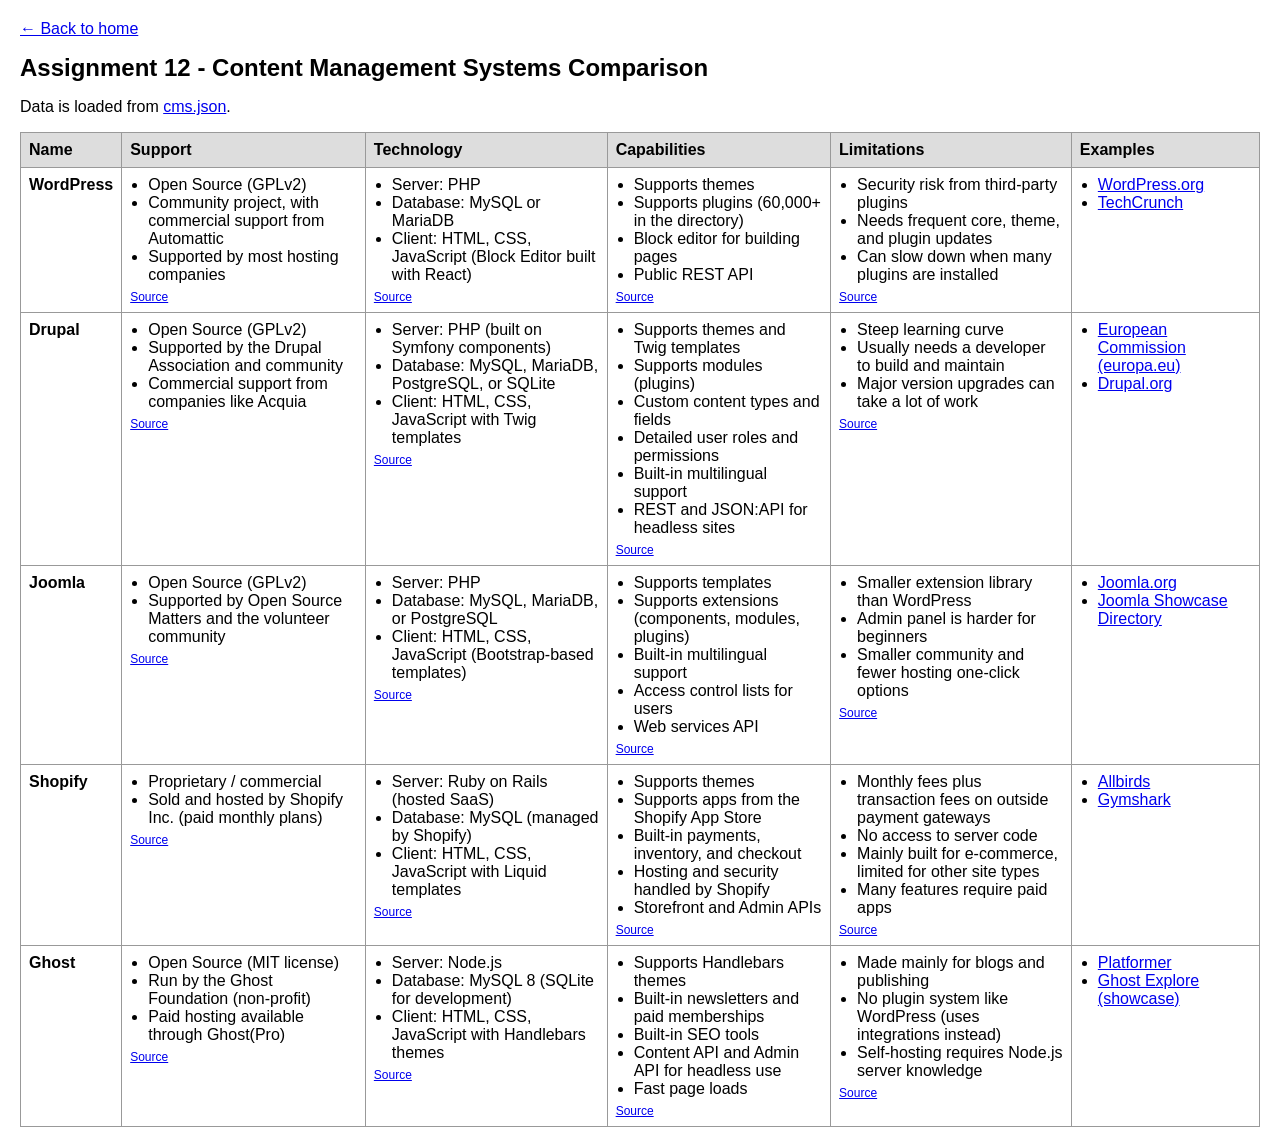
<file: assignment12.html>
<!DOCTYPE html>
<html lang="en">
<head>
  <meta charset="UTF-8">
  <meta name="viewport" content="width=device-width, initial-scale=1.0">
  <title>Assignment 12 - CMS Comparison</title>
  <style>
    body { font-family: Arial, sans-serif; margin: 20px; }
    h1 { font-size: 24px; }
    table { border-collapse: collapse; width: 100%; }
    th, td { border: 1px solid #999; padding: 8px; vertical-align: top; text-align: left; }
    th { background: #ddd; }
    ul { margin: 0; padding-left: 18px; }
    .source { font-size: 12px; display: block; margin-top: 6px; }
  </style>
</head>
<body>
  <p><a href="index.html">&larr; Back to home</a></p>
  <h1>Assignment 12 - Content Management Systems Comparison</h1>
  <p>Data is loaded from <a href="cms.json">cms.json</a>.</p>

  <table id="cmsTable">
    <thead>
      <tr>
        <th>Name</th>
        <th>Support</th>
        <th>Technology</th>
        <th>Capabilities</th>
        <th>Limitations</th>
        <th>Examples</th>
      </tr>
    </thead>
    <tbody></tbody>
  </table>

  <script>
    // Build a bullet list with a source link from one category object
    function makeCell(category) {
      var td = document.createElement("td");
      var ul = document.createElement("ul");
      category.items.forEach(function (item) {
        var li = document.createElement("li");
        li.textContent = item;
        ul.appendChild(li);
      });
      td.appendChild(ul);

      if (category.source) {
        var a = document.createElement("a");
        a.href = category.source;
        a.textContent = "Source";
        a.target = "_blank";
        a.className = "source";
        td.appendChild(a);
      }
      return td;
    }

    // Build the example sites cell
    function makeExamples(examples) {
      var td = document.createElement("td");
      var ul = document.createElement("ul");
      examples.forEach(function (ex) {
        var li = document.createElement("li");
        var a = document.createElement("a");
        a.href = ex.url;
        a.textContent = ex.name;
        a.target = "_blank";
        li.appendChild(a);
        ul.appendChild(li);
      });
      td.appendChild(ul);
      return td;
    }

    // Load the external JSON file and fill the table
    fetch("cms.json")
      .then(function (response) { return response.json(); })
      .then(function (data) {
        var tbody = document.querySelector("#cmsTable tbody");
        data.forEach(function (cms) {
          var tr = document.createElement("tr");

          var nameCell = document.createElement("td");
          nameCell.innerHTML = "<strong></strong>";
          nameCell.firstChild.textContent = cms.Name;
          tr.appendChild(nameCell);

          tr.appendChild(makeCell(cms.Support));
          tr.appendChild(makeCell(cms.Technology));
          tr.appendChild(makeCell(cms.Capabilities));
          tr.appendChild(makeCell(cms.Limitations));
          tr.appendChild(makeExamples(cms.Examples));

          tbody.appendChild(tr);
        });
      })
      .catch(function (error) {
        document.querySelector("#cmsTable tbody").innerHTML =
          "<tr><td colspan='6'>Could not load cms.json: " + error + "</td></tr>";
      });
  </script>
</body>
</html>
</file>
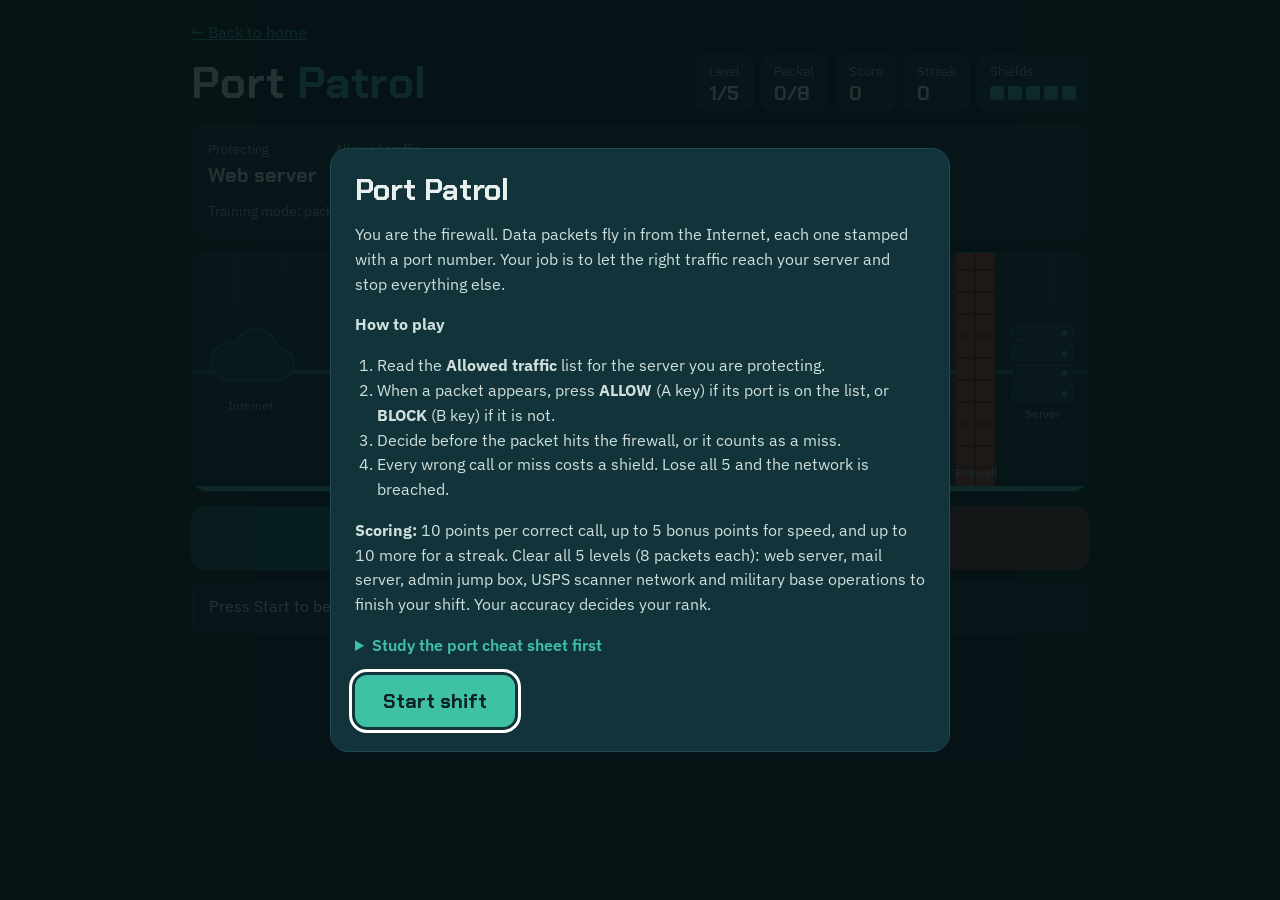
<file: assignment13.html>
<!DOCTYPE html>
<html lang="en">
<head>
<meta charset="utf-8">
<meta name="viewport" content="width=device-width, initial-scale=1">
<title>Assignment 13 - Port Patrol</title>
<link rel="preconnect" href="https://fonts.googleapis.com">
<link href="https://fonts.googleapis.com/css2?family=Chakra+Petch:wght@600;700&family=IBM+Plex+Sans:wght@400;600&display=swap" rel="stylesheet">
<style>
/* VOICE: arcade-meets-network-ops, quick and clear, teaches while you play
   IDEA: a firewall console; packets travel a wire from the Internet toward your server
   PICTURE: the packet lane itself, cloud on the left, brick firewall and server rack on the right
   COLOUR and TYPE: deep server-room teal, signal teal for allow, brick coral for block; Chakra Petch + IBM Plex Sans
   LAYOUT: HUD strip, rule card, lane, two big decision buttons, feedback line; overlays for start, level, results */
:root{color-scheme:dark;--bg:#0b2226;--panel:#12333a;--line:#1f4a52;--ink:#e8f1ee;--muted:#9fbab4;--teal:#3fc1a5;--coral:#ff6a48;--brick:#b8432c}
*{box-sizing:border-box;min-width:0}
body{margin:0;background:var(--bg);color:var(--ink);font:16px/1.55 "IBM Plex Sans",system-ui,sans-serif;overflow-x:clip}
h1,h2,.num,.btn,.hud b{font-family:"Chakra Petch","IBM Plex Sans",sans-serif}
.wrap{max-width:1000px;margin:0 auto;padding:20px max(4vw,14px) 32px}
header{display:flex;flex-wrap:wrap;align-items:center;justify-content:space-between;gap:12px;margin-bottom:14px}
h1{font-size:clamp(30px,5vw,44px);line-height:1.05;margin:0;letter-spacing:.5px}
h1 span{color:var(--teal)}
.hud{display:flex;flex-wrap:wrap;gap:8px}
.hud div{background:var(--panel);border:1px solid var(--line);border-radius:10px;padding:6px 12px;font-size:13px;color:var(--muted)}
.hud b{display:block;color:var(--ink);font-size:20px;line-height:1.1}
.shields{display:flex;gap:4px;margin-top:4px}
.shields i{width:14px;height:14px;border-radius:3px;background:var(--teal)}
.shields i.off{background:#2b4a50}
.rule{background:var(--panel);border:1px solid var(--line);border-radius:14px;padding:14px 16px;margin-bottom:14px;display:flex;flex-wrap:wrap;gap:10px 18px;align-items:center}
.rule .lbl{font-size:13px;color:var(--muted)}
.rule h2{margin:0;font-size:20px}
.chips{display:flex;flex-wrap:wrap;gap:8px}
.chip{background:rgba(63,193,165,.15);color:var(--teal);border:1px solid rgba(63,193,165,.5);border-radius:999px;padding:3px 12px;font-weight:600;font-size:15px;white-space:nowrap}
.rule .note{flex-basis:100%;font-size:14px;color:var(--muted);margin:0}
.lane{position:relative;height:240px;border-radius:16px;overflow:hidden;background:
 linear-gradient(180deg,rgba(255,255,255,.03),rgba(0,0,0,.15)),
 repeating-linear-gradient(90deg,transparent 0 46px,rgba(255,255,255,.035) 46px 48px),var(--panel);border:1px solid var(--line)}
.wire{position:absolute;left:0;right:0;top:50%;height:4px;margin-top:-2px;background:linear-gradient(90deg,#2c5c64,#3fc1a5 60%,#2c5c64)}
.cloud{position:absolute;left:10px;top:50%;transform:translateY(-50%);width:96px}
.cloud span,.srv span{display:block;text-align:center;font-size:12px;color:var(--muted);margin-top:2px}
.wall{position:absolute;top:0;bottom:0;right:92px;width:40px;background:
 repeating-linear-gradient(0deg,#6e2618 0 2px,transparent 2px 22px),
 repeating-linear-gradient(90deg,var(--brick) 0 18px,#6e2618 18px 20px);box-shadow:-6px 0 18px rgba(255,106,72,.25)}
.wall.flash{animation:fl .45s}
@keyframes fl{50%{box-shadow:-6px 0 40px rgba(255,106,72,.9)}}
.wall-l{position:absolute;right:82px;bottom:8px;font-size:12px;color:var(--muted);width:60px;text-align:center}
.srv{position:absolute;right:14px;top:50%;transform:translateY(-50%);width:62px}
.srv i{display:block;height:16px;margin:4px 0;border-radius:3px;background:#1b3f46;border:1px solid #3a6a72;position:relative}
.srv i::after{content:"";position:absolute;right:6px;top:5px;width:5px;height:5px;border-radius:50%;background:var(--teal)}
.pkt{position:absolute;left:0;top:50%;width:118px;height:88px;margin-top:-44px;border-radius:12px;background:var(--ink);color:#0b2226;
 display:flex;flex-direction:column;align-items:center;justify-content:center;box-shadow:0 8px 20px rgba(0,0,0,.4);will-change:transform;visibility:hidden}
.pkt::before{content:"";position:absolute;inset:6px 6px auto;height:6px;border-radius:3px;background:#c9d9d4}
.pkt .num{font-size:32px;font-weight:700;line-height:1}
.pkt small{font-size:13px;font-weight:600;color:#36575c}
.pkt.ok{background:var(--teal)}
.pkt.bad{background:var(--coral);color:#fff}.pkt.bad small{color:#fff}
.pkt.drop{animation:drop .9s forwards}
@keyframes drop{to{opacity:0;margin-top:40px}}
.bar{position:absolute;left:0;bottom:0;height:5px;background:var(--teal);width:100%}
.ctrl{display:grid;grid-template-columns:minmax(0,1fr) minmax(0,1fr);gap:12px;margin-top:14px}
.btn{font-size:22px;font-weight:700;border:0;border-radius:14px;min-height:64px;cursor:pointer;color:#0b2226;transition:transform .08s}
.btn:active{transform:scale(.97)}
.btn:focus-visible,.go:focus-visible{outline:3px solid #fff;outline-offset:3px}
.btn kbd{font:600 13px "IBM Plex Sans",sans-serif;opacity:.75;display:block}
.allow{background:var(--teal)}.block{background:var(--coral);color:#fff}
.btn:disabled{opacity:.4;cursor:default}
.fb{min-height:52px;margin-top:12px;padding:12px 14px;border-radius:12px;background:var(--panel);border-left:4px solid var(--line);font-size:16px}
.fb.good{border-color:var(--teal)}.fb.err{border-color:var(--coral)}
.ov{position:fixed;inset:0;background:rgba(5,18,20,.86);display:flex;align-items:center;justify-content:center;padding:16px;z-index:5}
.ov[hidden]{display:none}
.card{background:var(--panel);border:1px solid var(--line);border-radius:18px;max-width:620px;width:100%;max-height:92vh;overflow:auto;padding:24px}
.card h2{font-size:30px;line-height:1.1;margin:0 0 8px}
.card p,.card li{color:#cfe0dc}
.card ol{padding-left:22px}
.go{font:700 20px "Chakra Petch",sans-serif;background:var(--teal);color:#0b2226;border:0;border-radius:12px;min-height:52px;padding:0 28px;cursor:pointer;margin-top:10px}
details{margin-top:10px}summary{cursor:pointer;color:var(--teal);font-weight:600;min-height:32px}
table{width:100%;border-collapse:collapse;font-size:14px;margin-top:6px}
td,th{padding:5px 6px;border-bottom:1px solid var(--line);text-align:left}
td:first-child{text-align:right;font-weight:600;width:60px;color:var(--teal)}
.stats{display:grid;grid-template-columns:repeat(auto-fit,minmax(120px,1fr));gap:10px;margin:14px 0}
.stats div{background:var(--bg);border-radius:12px;padding:10px 12px;font-size:13px;color:var(--muted)}
.stats b{display:block;font:700 26px "Chakra Petch",sans-serif;color:var(--ink)}
.rank{font:700 20px "Chakra Petch",sans-serif;color:var(--teal)}
@media(max-width:600px){.lane{height:200px}.pkt{width:92px;height:76px;margin-top:-38px}.pkt .num{font-size:26px}.cloud{width:70px}.wall{right:76px;width:30px}.wall-l{right:62px}.srv{width:50px;right:10px}.hud div{padding:5px 9px}.hud b{font-size:17px}}
@media(prefers-reduced-motion:reduce){.pkt.drop,.wall.flash{animation:none}}
</style>
</head>
<body>
<div class="wrap">
 <p style="margin:0 0 10px"><a href="index.html" style="color:var(--teal)">&larr; Back to home</a></p>
 <header>
  <h1>Port <span>Patrol</span></h1>
  <div class="hud">
   <div>Level<b id="hLvl">1/5</b></div>
   <div>Packet<b id="hPkt">0/8</b></div>
   <div>Score<b id="hScore">0</b></div>
   <div>Streak<b id="hStreak">0</b></div>
   <div>Shields<span class="shields" id="hSh"></span></div>
  </div>
 </header>

 <section class="rule">
  <div><div class="lbl">Protecting</div><h2 id="rName">Web server</h2></div>
  <div><div class="lbl">Allowed traffic</div><div class="chips" id="rChips"></div></div>
  <p class="note" id="rNote"></p>
 </section>

 <section class="lane" id="lane" aria-label="Packet lane">
  <div class="wire"></div>
  <div class="cloud"><svg viewBox="0 0 96 60" width="100%"><path d="M24 52h52a16 16 0 0 0 0-32 22 22 0 0 0-42-6A18 18 0 0 0 24 52z" fill="#1f4a52" stroke="#3a6a72" stroke-width="2"/></svg><span>Internet</span></div>
  <div class="wall" id="wall"></div><div class="wall-l">Firewall</div>
  <div class="srv"><i></i><i></i><i></i><i></i><span>Server</span></div>
  <div class="pkt" id="pkt"><span class="num" id="pNum">443</span><small id="pName">HTTPS</small></div>
  <div class="bar" id="bar"></div>
 </section>

 <div class="ctrl">
  <button class="btn allow" id="bAllow" disabled>ALLOW<kbd>A key</kbd></button>
  <button class="btn block" id="bBlock" disabled>BLOCK<kbd>B key</kbd></button>
 </div>
 <div class="fb" id="fb" aria-live="polite">Press Start to begin your shift.</div>
</div>

<div class="ov" id="ov"><div class="card" id="card"></div></div>

<script>
{
const PORTS={21:['FTP','file transfer'],22:['SSH','secure remote login'],23:['Telnet','unencrypted remote login'],25:['SMTP','sending email'],53:['DNS','turning names into IP addresses'],80:['HTTP','unencrypted web pages'],110:['POP3','downloading email'],143:['IMAP','syncing email'],443:['HTTPS','encrypted web pages'],123:['NTP','syncing device clocks'],161:['SNMP','monitoring network devices'],445:['SMB','Windows file sharing'],514:['Syslog','sending security logs'],636:['LDAPS','secure directory sign-in'],3306:['MySQL','database access'],3389:['RDP','Windows remote desktop']};
const ALL=Object.keys(PORTS).map(Number);
const LEVELS=[
 {name:'Web server',allow:[80,443,53],time:7000,showName:true,rulePorts:true,note:'Training mode: packets show the port number and the service name.'},
 {name:'Mail server',allow:[25,110,143,53],time:6000,showName:false,rulePorts:true,note:'Packets now show only the port number. Match it to the rule list.'},
 {name:'Admin jump box',allow:[22,3389,443],time:4500,showName:false,rulePorts:false,note:'Expert mode: rules list service names only, and packets move faster.'},
 {name:'USPS scanner network',allow:[443,53,123],time:5000,showName:false,rulePorts:true,note:'Handheld delivery scanners upload package scans over HTTPS, look up servers with DNS, and use NTP so every scan gets the right time stamp.'},
 {name:'Military base operations',allow:[22,443,636,514],time:4000,showName:false,rulePorts:false,note:'Locked-down network: secure admin access, secure web, secure sign-in, and logs sent to the security team. Fastest packets yet.'}];
const PER=8,MAXSH=5;
const $=id=>document.getElementById(id);
const lane=$('lane'),pkt=$('pkt'),bar=$('bar'),fb=$('fb'),ov=$('ov'),card=$('card'),wall=$('wall');
let S={},raf=0,onGo=null;

const ref=ALL.map(p=>`<tr><td>${p}</td><td>${PORTS[p][0]}</td><td>${PORTS[p][1]}</td></tr>`).join('');

function overlay(html,go){card.innerHTML=html;ov.hidden=false;onGo=go;const b=card.querySelector('.go');if(b)b.focus()}
ov.addEventListener('click',e=>{if(e.target.closest('.go')&&onGo){ov.hidden=true;const f=onGo;onGo=null;f()}});

function hud(){
 $('hLvl').textContent=(S.lvl+1)+'/'+LEVELS.length;$('hPkt').textContent=S.idx+'/'+PER;
 $('hScore').textContent=S.score;$('hStreak').textContent=S.streak;
 $('hSh').innerHTML=Array.from({length:MAXSH},(_,i)=>`<i class="${i<S.shields?'':'off'}"></i>`).join('');
}
function rules(){
 const L=LEVELS[S.lvl];$('rName').textContent=L.name;$('rNote').textContent=L.note;
 $('rChips').innerHTML=L.allow.map(p=>`<span class="chip">${PORTS[p][0]}${L.rulePorts?' · '+p:''}</span>`).join('');
}
function startGame(){
 S={lvl:0,idx:0,score:0,streak:0,best:0,shields:MAXSH,right:0,total:0,missed:{},cur:0,last:0,active:false};
 hud();levelIntro();
}
function levelIntro(){
 const L=LEVELS[S.lvl];rules();hud();
 overlay(`<h2>Level ${S.lvl+1}: ${L.name}</h2><p>Only let these services through:</p>
 <div class="chips">${L.allow.map(p=>`<span class="chip">${PORTS[p][0]} · ${p}</span>`).join('')}</div>
 <p>${L.note} You have ${L.time/1000} seconds per packet.</p><button class="go">Start level</button>`,()=>{S.idx=0;hud();next()});
}
function pick(){
 const L=LEVELS[S.lvl];const pool=Math.random()<.5?L.allow:ALL.filter(p=>!L.allow.includes(p));
 let p;do{p=pool[Math.floor(Math.random()*pool.length)]}while(p===S.last&&pool.length>1);
 return S.last=p;
}
function next(){
 if(S.idx>=PER){S.lvl++;if(S.lvl>=LEVELS.length)return end(true);return levelIntro()}
 const L=LEVELS[S.lvl];S.cur=pick();S.idx++;hud();
 $('pNum').textContent=S.cur;$('pName').textContent=L.showName?PORTS[S.cur][0]:'port';
 pkt.className='pkt';pkt.style.visibility='visible';
 fb.className='fb';fb.textContent='Incoming packet on port '+S.cur+'. Allow or block?';
 S.t0=performance.now();S.active=true;btns(true);raf=requestAnimationFrame(tick);
}
function travel(){return lane.clientWidth-wall.offsetWidth-parseFloat(getComputedStyle(wall).right)-pkt.offsetWidth-8}
function tick(now){
 if(!S.active)return;
 const L=LEVELS[S.lvl],t=Math.min((now-S.t0)/L.time,1);
 pkt.style.transform=`translateX(${t*travel()}px)`;
 bar.style.width=((1-t)*100)+'%';bar.style.background=t>.7?'var(--coral)':'var(--teal)';
 if(t>=1)return judge(null);
 raf=requestAnimationFrame(tick);
}
function btns(on){$('bAllow').disabled=!on;$('bBlock').disabled=!on}
function judge(allow){
 if(!S.active)return;S.active=false;cancelAnimationFrame(raf);btns(false);
 const L=LEVELS[S.lvl],p=S.cur,should=L.allow.includes(p),[nm,what]=PORTS[p];
 const prog=Math.min((performance.now()-S.t0)/L.time,1);
 S.total++;
 $('pName').textContent=nm;
 if(allow===should){
  S.right++;S.streak++;S.best=Math.max(S.best,S.streak);
  const pts=10+Math.round(5*(1-prog))+Math.min(S.streak,5)*2;S.score+=pts;
  pkt.classList.add('ok');fb.className='fb good';
  fb.textContent=`Correct, +${pts}. Port ${p} is ${nm} (${what}), so it ${should?'gets through':'gets blocked'}.`;
 }else{
  S.streak=0;S.shields--;S.missed[p]=(S.missed[p]||0)+1;
  pkt.classList.add('bad');wall.classList.remove('flash');void wall.offsetWidth;wall.classList.add('flash');
  fb.className='fb err';
  fb.textContent=allow===null?`Too slow! Port ${p} (${nm}) hit the firewall unchecked. It should be ${should?'allowed':'blocked'}.`
   :`Shield lost. Port ${p} is ${nm} (${what}) and should be ${should?'allowed':'blocked'} on the ${L.name.toLowerCase()}.`;
 }
 pkt.classList.add('drop');hud();
 setTimeout(()=>{pkt.style.visibility='hidden';S.shields<=0?end(false):next()},1500);
}
function end(win){
 btns(false);const acc=S.total?Math.round(S.right/S.total*100):0;
 let hi=0;try{hi=+localStorage.getItem('portPatrolHi')||0;if(S.score>hi)localStorage.setItem('portPatrolHi',S.score)}catch(e){}
 const newHi=S.score>hi;
 const rank=acc>=90?'Senior Network Admin':acc>=75?'Firewall Engineer':acc>=50?'Help Desk Hero':'Intern: time to review your ports';
 const miss=Object.keys(S.missed);
 overlay(`<h2>${win?'Shift complete!':'Network breached!'}</h2>
 <p class="rank">Rank: ${rank}</p>
 <div class="stats"><div>Score<b>${S.score}</b></div><div>Accuracy<b>${acc}%</b></div><div>Best streak<b>${S.best}</b></div><div>${newHi?'New high score':'High score'}<b>${Math.max(hi,S.score)}</b></div></div>
 ${miss.length?`<p>Ports to review:</p><table>${miss.map(p=>`<tr><td>${p}</td><td>${PORTS[p][0]}</td><td>${PORTS[p][1]}</td></tr>`).join('')}</table>`:'<p>Perfect: you missed nothing.</p>'}
 <button class="go">Play again</button>`,startGame);
 fb.className='fb';fb.textContent=win?'Shift over. Your server made it through.':'Game over. Too many bad packets got through.';
}
document.addEventListener('keydown',e=>{
 if(!ov.hidden){if((e.key==='Enter'||e.key===' ')&&onGo){e.preventDefault();card.querySelector('.go').click()}return}
 const k=e.key.toLowerCase();
 if(k==='a'||e.key==='ArrowLeft')judge(true);
 else if(k==='b'||e.key==='ArrowRight')judge(false);
});
$('bAllow').addEventListener('click',()=>judge(true));
$('bBlock').addEventListener('click',()=>judge(false));

S={lvl:0,idx:0,score:0,streak:0,shields:MAXSH};hud();rules();
overlay(`<h2>Port Patrol</h2>
<p>You are the firewall. Data packets fly in from the Internet, each one stamped with a port number. Your job is to let the right traffic reach your server and stop everything else.</p>
<p><b>How to play</b></p>
<ol>
<li>Read the <b>Allowed traffic</b> list for the server you are protecting.</li>
<li>When a packet appears, press <b>ALLOW</b> (A key) if its port is on the list, or <b>BLOCK</b> (B key) if it is not.</li>
<li>Decide before the packet hits the firewall, or it counts as a miss.</li>
<li>Every wrong call or miss costs a shield. Lose all 5 and the network is breached.</li>
</ol>
<p><b>Scoring:</b> 10 points per correct call, up to 5 bonus points for speed, and up to 10 more for a streak. Clear all 5 levels (8 packets each): web server, mail server, admin jump box, USPS scanner network and military base operations to finish your shift. Your accuracy decides your rank.</p>
<details><summary>Study the port cheat sheet first</summary><table><tr><th>Port</th><th>Service</th><th>Used for</th></tr>${ref}</table></details>
<button class="go">Start shift</button>`,startGame);
}
</script>
</body>
</html>
</file>
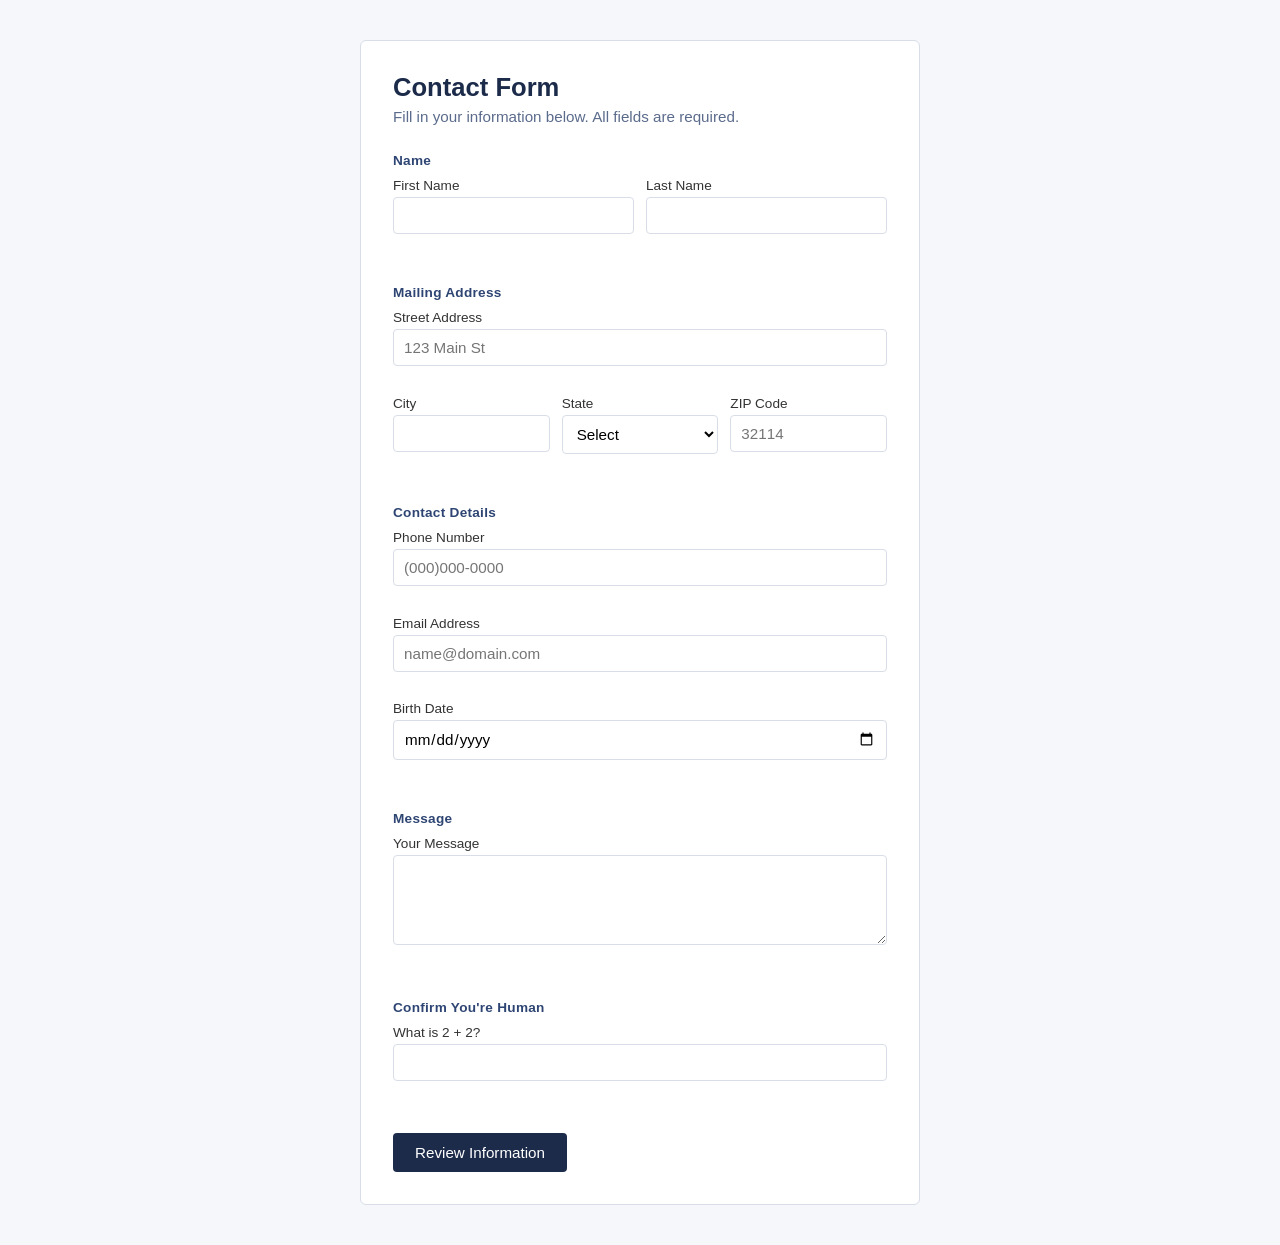
<file: assignment3.html>
<!DOCTYPE html>
<html lang="en">
<head>
<meta charset="UTF-8">
<meta name="viewport" content="width=device-width, initial-scale=1.0">
<title>Contact Form - Assignment 3</title>
<style>
  :root{
    --navy:#1c2b4a;
    --navy-light:#2e4573;
    --slate:#5b6b8c;
    --paper:#f6f7fb;
    --line:#d8dde8;
    --error:#b3261e;
    --ok:#1e6b3a;
  }
  *{box-sizing:border-box;}
  body{
    margin:0;
    font-family: Georgia, 'Times New Roman', serif;
    background: var(--paper);
    color:#1a1a1a;
    padding: 40px 16px;
  }
  h1{
    font-family: Arial, Helvetica, sans-serif;
    font-size: 1.6rem;
    color: var(--navy);
    margin: 0 0 6px;
  }
  .subtitle{
    font-family: Arial, Helvetica, sans-serif;
    color: var(--slate);
    margin: 0 0 28px;
    font-size: 0.95rem;
  }
  .card{
    max-width: 560px;
    margin: 0 auto;
    background: #fff;
    border: 1px solid var(--line);
    border-radius: 6px;
    padding: 32px;
  }
  fieldset{
    border: none;
    padding: 0;
    margin: 0 0 22px;
  }
  legend{
    font-family: Arial, Helvetica, sans-serif;
    font-weight: bold;
    font-size: 0.85rem;
    letter-spacing: 0.02em;
    color: var(--navy-light);
    margin-bottom: 10px;
    padding: 0;
  }
  label{
    display:block;
    font-family: Arial, Helvetica, sans-serif;
    font-size: 0.85rem;
    color: #333;
    margin-bottom: 4px;
  }
  .row{
    display:flex;
    gap: 12px;
    margin-bottom: 14px;
    flex-wrap: wrap;
  }
  .row > div{ flex: 1; min-width: 140px; }
  .field{ margin-bottom: 14px; }
  input, select, textarea{
    width: 100%;
    padding: 9px 10px;
    border: 1px solid var(--line);
    border-radius: 4px;
    font-family: Arial, Helvetica, sans-serif;
    font-size: 0.95rem;
    background: #fff;
  }
  input:focus, select:focus, textarea:focus{
    outline: 2px solid var(--navy-light);
    outline-offset: 1px;
  }
  textarea{ min-height: 90px; resize: vertical; }
  .err{
    color: var(--error);
    font-family: Arial, Helvetica, sans-serif;
    font-size: 0.78rem;
    margin-top: 3px;
    min-height: 1em;
  }
  button{
    font-family: Arial, Helvetica, sans-serif;
    font-size: 0.95rem;
    padding: 11px 22px;
    border-radius: 4px;
    border: none;
    cursor: pointer;
  }
  .btn-primary{
    background: var(--navy);
    color: #fff;
  }
  .btn-primary:hover{ background: var(--navy-light); }
  .btn-secondary{
    background: #fff;
    color: var(--navy);
    border: 1px solid var(--navy);
    margin-right: 10px;
  }
  .btn-secondary:hover{ background: var(--paper); }
  .actions{ margin-top: 6px; }
  #confirmSection{ display:none; }
  #confirmSection dt{
    font-family: Arial, Helvetica, sans-serif;
    font-size: 0.78rem;
    color: var(--slate);
    margin-top: 12px;
  }
  #confirmSection dd{
    margin: 2px 0 0;
    font-size: 1rem;
  }
  .note{
    font-family: Arial, Helvetica, sans-serif;
    font-size: 0.85rem;
    color: var(--ok);
    background: #eaf5ee;
    border: 1px solid #cfe9d8;
    padding: 10px 12px;
    border-radius: 4px;
    margin-bottom: 20px;
  }
  #successMsg{ display:none; }
</style>
</head>
<body>

<div class="card">
  <h1>Contact Form</h1>
  <p class="subtitle">Fill in your information below. All fields are required.</p>

  <form id="contactForm" novalidate>

    <fieldset>
      <legend>Name</legend>
      <div class="row">
        <div>
          <label for="firstName">First Name</label>
          <input type="text" id="firstName" name="firstName">
          <div class="err" id="err-firstName"></div>
        </div>
        <div>
          <label for="lastName">Last Name</label>
          <input type="text" id="lastName" name="lastName">
          <div class="err" id="err-lastName"></div>
        </div>
      </div>
    </fieldset>

    <fieldset>
      <legend>Mailing Address</legend>
      <div class="field">
        <label for="address">Street Address</label>
        <input type="text" id="address" name="address" placeholder="123 Main St">
        <div class="err" id="err-address"></div>
      </div>
      <div class="row">
        <div>
          <label for="city">City</label>
          <input type="text" id="city" name="city">
          <div class="err" id="err-city"></div>
        </div>
        <div>
          <label for="state">State</label>
          <select id="state" name="state">
            <option value="">Select</option>
            <option>AL</option><option>AK</option><option>AZ</option><option>AR</option>
            <option>CA</option><option>CO</option><option>CT</option><option>DE</option>
            <option>FL</option><option>GA</option><option>HI</option><option>ID</option>
            <option>IL</option><option>IN</option><option>IA</option><option>KS</option>
            <option>KY</option><option>LA</option><option>ME</option><option>MD</option>
            <option>MA</option><option>MI</option><option>MN</option><option>MS</option>
            <option>MO</option><option>MT</option><option>NE</option><option>NV</option>
            <option>NH</option><option>NJ</option><option>NM</option><option>NY</option>
            <option>NC</option><option>ND</option><option>OH</option><option>OK</option>
            <option>OR</option><option>PA</option><option>RI</option><option>SC</option>
            <option>SD</option><option>TN</option><option>TX</option><option>UT</option>
            <option>VT</option><option>VA</option><option>WA</option><option>WV</option>
            <option>WI</option><option>WY</option>
          </select>
          <div class="err" id="err-state"></div>
        </div>
        <div>
          <label for="zip">ZIP Code</label>
          <input type="text" id="zip" name="zip" maxlength="10" placeholder="32114">
          <div class="err" id="err-zip"></div>
        </div>
      </div>
    </fieldset>

    <fieldset>
      <legend>Contact Details</legend>
      <div class="field">
        <label for="phone">Phone Number</label>
        <input type="text" id="phone" name="phone" placeholder="(000)000-0000" maxlength="13">
        <div class="err" id="err-phone"></div>
      </div>
      <div class="field">
        <label for="email">Email Address</label>
        <input type="text" id="email" name="email" placeholder="name@domain.com">
        <div class="err" id="err-email"></div>
      </div>
      <div class="field">
        <label for="birthdate">Birth Date</label>
        <input type="date" id="birthdate" name="birthdate">
        <div class="err" id="err-birthdate"></div>
      </div>
    </fieldset>

    <fieldset>
      <legend>Message</legend>
      <div class="field">
        <label for="message">Your Message</label>
        <textarea id="message" name="message"></textarea>
        <div class="err" id="err-message"></div>
      </div>
    </fieldset>

    <fieldset>
      <legend>Confirm You're Human</legend>
      <div class="field">
        <label id="captchaLabel" for="captcha">Security Question</label>
        <input type="text" id="captcha" name="captcha">
        <div class="err" id="err-captcha"></div>
      </div>
    </fieldset>

    <div class="actions">
      <button type="submit" class="btn-primary">Review Information</button>
    </div>
  </form>

  <div id="confirmSection">
    <div class="note">Please review your information before sending.</div>
    <dl id="confirmList"></dl>
    <div class="actions" style="margin-top:20px;">
      <button type="button" class="btn-secondary" id="editBtn">Edit</button>
      <button type="button" class="btn-primary" id="sendBtn">Send Message</button>
    </div>
  </div>

  <div id="successMsg">
    <p class="note">Your email client should now be open with your message ready to send. If it didn't open, check that your browser allows mailto links.</p>
    <button type="button" class="btn-secondary" id="startOverBtn">Start Over</button>
  </div>
</div>

<script>
const RECIPIENT_EMAIL = "damyr_jean-francois@daytonstate.edu";

const form = document.getElementById('contactForm');
const confirmSection = document.getElementById('confirmSection');
const successMsg = document.getElementById('successMsg');
const confirmList = document.getElementById('confirmList');

let captchaAnswer = 0;
function newCaptcha(){
  const a = Math.floor(Math.random()*8)+1;
  const b = Math.floor(Math.random()*8)+1;
  captchaAnswer = a + b;
  document.getElementById('captchaLabel').textContent = `What is ${a} + ${b}?`;
}
newCaptcha();

// phone input mask: (000)000-0000
document.getElementById('phone').addEventListener('input', function(e){
  let digits = e.target.value.replace(/\D/g,'').slice(0,10);
  let out = '';
  if(digits.length > 0) out += '(' + digits.slice(0,3);
  if(digits.length >= 3) out += ')' + digits.slice(3,6);
  if(digits.length >= 6) out += '-' + digits.slice(6,10);
  e.target.value = out;
});

function setError(id, msg){
  document.getElementById('err-'+id).textContent = msg;
}
function clearErrors(){
  document.querySelectorAll('.err').forEach(el => el.textContent = '');
}

function validate(){
  clearErrors();
  let valid = true;
  const val = id => document.getElementById(id).value.trim();

  if(!val('firstName')){ setError('firstName','First name is required.'); valid = false; }
  if(!val('lastName')){ setError('lastName','Last name is required.'); valid = false; }

  if(!val('address')){ setError('address','Street address is required.'); valid = false; }
  if(!val('city')){ setError('city','City is required.'); valid = false; }
  if(!val('state')){ setError('state','Please select a state.'); valid = false; }
  const zip = val('zip');
  if(!/^\d{5}(-\d{4})?$/.test(zip)){ setError('zip','Enter a valid ZIP code (e.g. 32114 or 32114-1234).'); valid = false; }

  const phoneDigits = val('phone').replace(/\D/g,'');
  if(phoneDigits.length !== 10){ setError('phone','Enter a full 10-digit phone number.'); valid = false; }

  const email = val('email');
  if(!/^[^\s@]+@[^\s@]+\.[^\s@]+$/.test(email)){ setError('email','Enter a valid email address.'); valid = false; }

  const bdVal = val('birthdate');
  if(!bdVal){
    setError('birthdate','Birth date is required.'); valid = false;
  } else {
    const bd = new Date(bdVal + 'T00:00:00');
    const today = new Date();
    if(bd > today){ setError('birthdate','Birth date cannot be in the future.'); valid = false; }
    else if(bd.getFullYear() < 1900){ setError('birthdate','Enter a valid birth date.'); valid = false; }
  }

  if(!val('message')){ setError('message','Please enter a message.'); valid = false; }

  const capVal = val('captcha');
  if(String(captchaAnswer) !== capVal){ setError('captcha','Incorrect answer, please try again.'); valid = false; newCaptcha(); document.getElementById('captcha').value=''; }

  return valid;
}

function formatPhone(digits){
  return `(${digits.slice(0,3)})${digits.slice(3,6)}-${digits.slice(6,10)}`;
}

form.addEventListener('submit', function(e){
  e.preventDefault();
  if(!validate()) return;

  const data = {
    'First Name': document.getElementById('firstName').value.trim(),
    'Last Name': document.getElementById('lastName').value.trim(),
    'Address': document.getElementById('address').value.trim(),
    'City': document.getElementById('city').value.trim(),
    'State': document.getElementById('state').value,
    'ZIP': document.getElementById('zip').value.trim(),
    'Phone': document.getElementById('phone').value.trim(),
    'Email': document.getElementById('email').value.trim(),
    'Birth Date': document.getElementById('birthdate').value,
    'Message': document.getElementById('message').value.trim()
  };

  confirmList.innerHTML = '';
  for(const [k,v] of Object.entries(data)){
    const dt = document.createElement('dt');
    dt.textContent = k;
    const dd = document.createElement('dd');
    dd.textContent = v;
    confirmList.appendChild(dt);
    confirmList.appendChild(dd);
  }

  form.style.display = 'none';
  confirmSection.style.display = 'block';
  confirmSection.dataset.payload = JSON.stringify(data);
});

document.getElementById('editBtn').addEventListener('click', function(){
  confirmSection.style.display = 'none';
  form.style.display = 'block';
});

document.getElementById('sendBtn').addEventListener('click', function(){
  const data = JSON.parse(confirmSection.dataset.payload);
  const subject = encodeURIComponent(`Contact Form Submission - ${data['First Name']} ${data['Last Name']}`);
  const bodyLines = Object.entries(data).map(([k,v]) => `${k}: ${v}`);
  const body = encodeURIComponent(bodyLines.join('\n'));
  window.location.href = `mailto:${RECIPIENT_EMAIL}?subject=${subject}&body=${body}`;

  confirmSection.style.display = 'none';
  successMsg.style.display = 'block';
});

document.getElementById('startOverBtn').addEventListener('click', function(){
  form.reset();
  newCaptcha();
  successMsg.style.display = 'none';
  form.style.display = 'block';
});
</script>

</body>
</html>
</file>
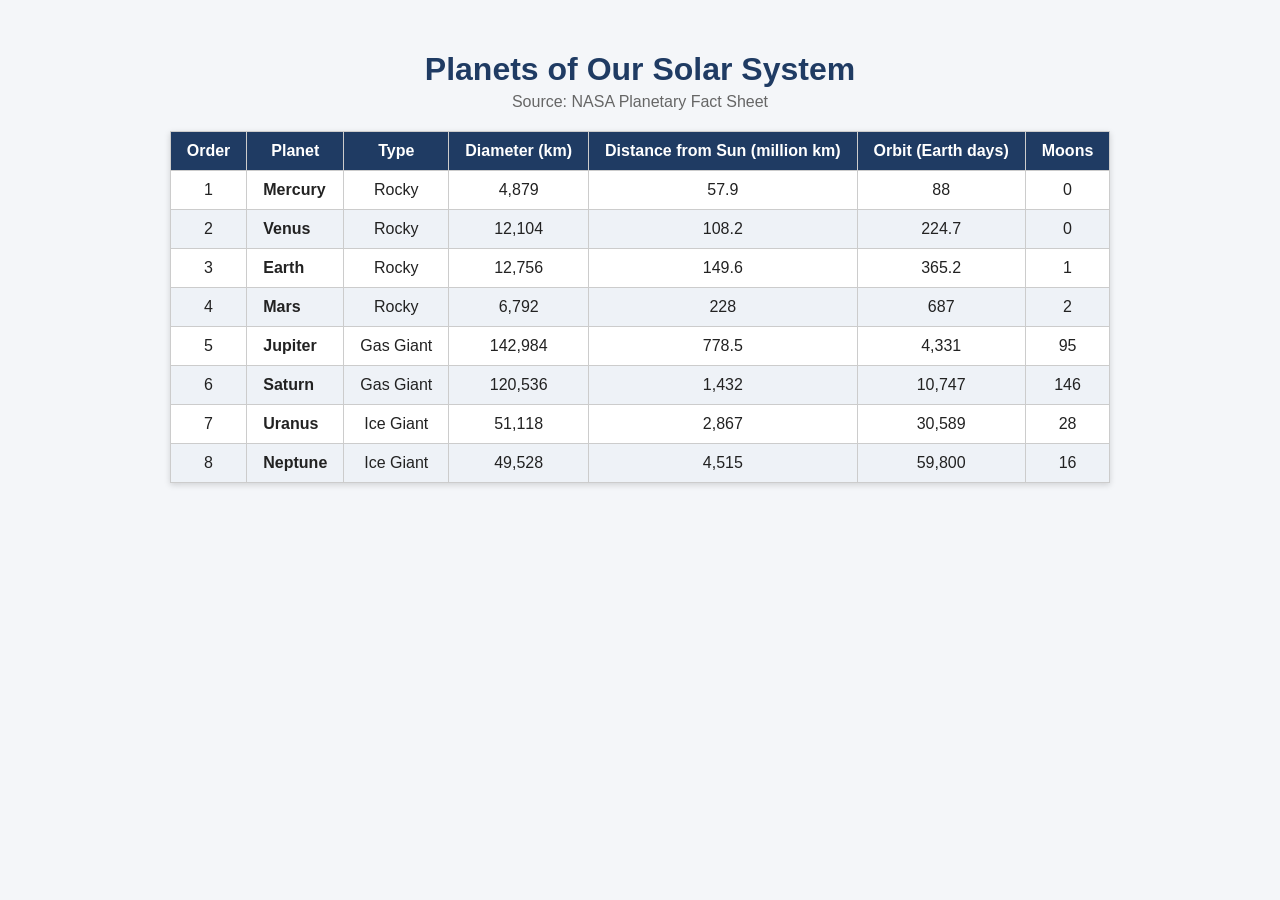
<file: assignment6.html>
<!DOCTYPE html>
<html lang="en">
<head>
  <meta charset="UTF-8">
  <meta name="viewport" content="width=device-width, initial-scale=1.0">
  <title>Assignment 6 - JSON</title>
  <script src="https://code.jquery.com/jquery-3.7.1.min.js"></script>
  <style>
    body {
      font-family: Arial, Helvetica, sans-serif;
      background: #f4f6f9;
      color: #222;
      margin: 0;
      padding: 30px;
    }
    h1 {
      text-align: center;
      color: #1f3b63;
      margin-bottom: 5px;
    }
    #source {
      text-align: center;
      color: #666;
      margin-top: 0;
    }
    table {
      border-collapse: collapse;
      margin: 20px auto;
      background: #fff;
      box-shadow: 0 2px 6px rgba(0, 0, 0, 0.15);
    }
    th, td {
      padding: 10px 16px;
      border: 1px solid #ccc;
      text-align: center;
    }
    th {
      background: #1f3b63;
      color: #fff;
    }
    tr:nth-child(even) {
      background: #eef2f7;
    }
    td.name {
      font-weight: bold;
      text-align: left;
    }
    #error {
      color: red;
      text-align: center;
    }
  </style>
</head>
<body>

  <h1 id="title">Loading...</h1>
  <p id="source"></p>

  <table id="planetTable">
    <thead>
      <tr>
        <th>Order</th>
        <th>Planet</th>
        <th>Type</th>
        <th>Diameter (km)</th>
        <th>Distance from Sun (million km)</th>
        <th>Orbit (Earth days)</th>
        <th>Moons</th>
      </tr>
    </thead>
    <tbody></tbody>
  </table>

  <p id="error"></p>

  <script>
    // Read the external JSON file and build the table from it
    $.getJSON("planets.json", function (data) {
      $("#title").text(data.title);
      $("#source").text("Source: " + data.source);

      $.each(data.planets, function (i, planet) {
        var row = "<tr>" +
          "<td>" + planet.order + "</td>" +
          "<td class='name'>" + planet.name + "</td>" +
          "<td>" + planet.type + "</td>" +
          "<td>" + planet.diameterKm.toLocaleString() + "</td>" +
          "<td>" + planet.distanceMillionKm.toLocaleString() + "</td>" +
          "<td>" + planet.orbitDays.toLocaleString() + "</td>" +
          "<td>" + planet.moons + "</td>" +
          "</tr>";
        $("#planetTable tbody").append(row);
      });
    }).fail(function () {
      $("#title").text("Planets of Our Solar System");
      $("#error").text("Could not load planets.json. Make sure it is in the same folder on the server.");
    });
  </script>

</body>
</html>
</file>
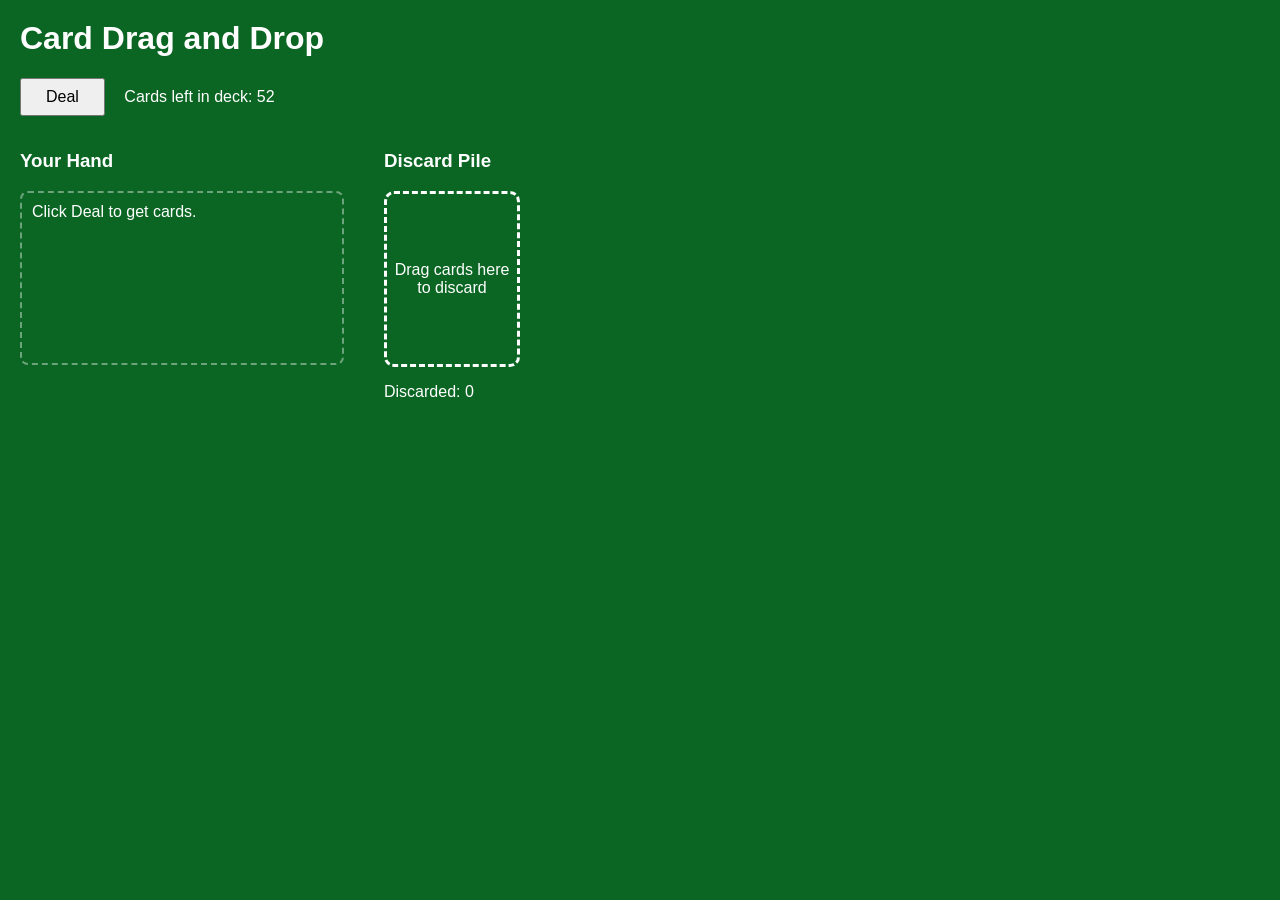
<file: Assignment7.html>
<!DOCTYPE html>
<html lang="en">
<head>
<meta charset="UTF-8">
<meta name="viewport" content="width=device-width, initial-scale=1.0">
<title>Card Drag and Drop</title>
<style>
  body {
    font-family: Arial, sans-serif;
    background: #0b6623;
    color: #fff;
    margin: 0;
    padding: 20px;
  }
  h1 { margin-top: 0; }
  #controls { margin-bottom: 15px; }
  button {
    font-size: 16px;
    padding: 8px 24px;
    cursor: pointer;
  }
  #deckCount { margin-left: 15px; }
  #table {
    display: flex;
    gap: 40px;
    flex-wrap: wrap;
    align-items: flex-start;
  }
  #hand {
    display: flex;
    flex-wrap: wrap;
    gap: 10px;
    min-width: 300px;
    min-height: 150px;
    padding: 10px;
    border: 2px dashed rgba(255, 255, 255, 0.4);
    border-radius: 8px;
  }
  .card {
    width: 100px;
    height: 140px;
    cursor: grab;
    border-radius: 8px;
    box-shadow: 2px 2px 6px rgba(0, 0, 0, 0.5);
  }
  .card.dragging { opacity: 0.4; }
  #discard {
    width: 130px;
    height: 170px;
    border: 3px dashed #fff;
    border-radius: 10px;
    display: flex;
    align-items: center;
    justify-content: center;
    text-align: center;
    position: relative;
  }
  #discard.over {
    background: rgba(255, 255, 0, 0.3);
    border-color: yellow;
  }
  #discardTop {
    position: absolute;
    width: 100px;
    height: 140px;
    border-radius: 8px;
    display: none;
  }
  #status {
    margin-top: 20px;
    font-size: 18px;
    font-weight: bold;
    min-height: 24px;
  }
</style>
</head>
<body>

<h1>Card Drag and Drop</h1>

<div id="controls">
  <button id="dealBtn">Deal</button>
  <span id="deckCount">Cards left in deck: 52</span>
</div>

<div id="table">
  <div>
    <h3>Your Hand</h3>
    <div id="hand">Click Deal to get cards.</div>
  </div>
  <div>
    <h3>Discard Pile</h3>
    <div id="discard">
      <span id="discardLabel">Drag cards here to discard</span>
      <img id="discardTop" alt="Top discarded card">
    </div>
    <p id="discardCount">Discarded: 0</p>
  </div>
</div>

<div id="status"></div>

<script>
  // Set to true to use your own image files (cards/S1.jpg ... cards/D13.jpg)
  const USE_IMAGE_FILES = false;
  const IMAGE_FOLDER = "cards/";

  const SUITS = ["S", "H", "D", "C"];
  const SUIT_SYMBOLS = { S: "\u2660", H: "\u2665", D: "\u2666", C: "\u2663" };
  const SUIT_NAMES = { S: "Spades", H: "Hearts", D: "Diamonds", C: "Clubs" };
  const RANK_LABELS = ["", "A", "2", "3", "4", "5", "6", "7", "8", "9", "10", "J", "Q", "K"];
  const RANK_NAMES = ["", "Ace", "2", "3", "4", "5", "6", "7", "8", "9", "10", "Jack", "Queen", "King"];
  const HAND_SIZE = 5;

  const hand = document.getElementById("hand");
  const discard = document.getElementById("discard");
  const discardTop = document.getElementById("discardTop");
  const discardLabel = document.getElementById("discardLabel");
  const statusMsg = document.getElementById("status");

  let deck = [];
  let discardCount = 0;

  // Build a fresh 52-card deck
  function buildDeck() {
    deck = [];
    for (const suit of SUITS) {
      for (let rank = 1; rank <= 13; rank++) {
        deck.push({ suit: suit, rank: rank, id: suit + rank });
      }
    }
  }

  // Fisher-Yates shuffle
  function shuffle(arr) {
    for (let i = arr.length - 1; i > 0; i--) {
      const j = Math.floor(Math.random() * (i + 1));
      [arr[i], arr[j]] = [arr[j], arr[i]];
    }
  }

  function cardName(card) {
    return RANK_NAMES[card.rank] + " of " + SUIT_NAMES[card.suit];
  }

  // Returns the image source for a card
  function cardImageSrc(card) {
    if (USE_IMAGE_FILES) {
      return IMAGE_FOLDER + card.id + ".jpg";
    }
    const color = (card.suit === "H" || card.suit === "D") ? "#c00" : "#000";
    const label = RANK_LABELS[card.rank];
    const sym = SUIT_SYMBOLS[card.suit];
    const svg =
      '<svg xmlns="http://www.w3.org/2000/svg" width="100" height="140" viewBox="0 0 100 140">' +
      '<rect x="1" y="1" width="98" height="138" rx="8" fill="#fff" stroke="#333" stroke-width="2"/>' +
      '<text x="8" y="22" font-family="Arial" font-size="18" font-weight="bold" fill="' + color + '">' + label + '</text>' +
      '<text x="8" y="40" font-family="Arial" font-size="16" fill="' + color + '">' + sym + '</text>' +
      '<text x="50" y="85" font-family="Arial" font-size="44" text-anchor="middle" fill="' + color + '">' + sym + '</text>' +
      '<text x="92" y="130" font-family="Arial" font-size="18" font-weight="bold" text-anchor="end" fill="' + color + '">' + label + '</text>' +
      '</svg>';
    return "data:image/svg+xml;charset=utf-8," + encodeURIComponent(svg);
  }

  // (1) Create a draggable card image
  function createCardImage(card) {
    const img = document.createElement("img");
    img.src = cardImageSrc(card);
    img.alt = cardName(card);
    img.id = card.id;
    img.className = "card";
    img.draggable = true;

    img.addEventListener("dragstart", function (e) {
      e.dataTransfer.setData("text/plain", card.id);
      e.dataTransfer.effectAllowed = "move";
      img.classList.add("dragging");
    });

    img.addEventListener("dragend", function () {
      img.classList.remove("dragging");
    });

    return img;
  }

  function updateDeckCount() {
    document.getElementById("deckCount").textContent = "Cards left in deck: " + deck.length;
  }

  // Deal one card from the deck (deck.pop means no card is dealt twice)
  function dealOne() {
    if (deck.length === 0) return null;
    const card = deck.pop();
    hand.appendChild(createCardImage(card));
    updateDeckCount();
    return card;
  }

  // Deal button: new shuffled deck, 5 cards to the hand
  document.getElementById("dealBtn").addEventListener("click", function () {
    buildDeck();
    shuffle(deck);
    hand.innerHTML = "";
    discardCount = 0;
    document.getElementById("discardCount").textContent = "Discarded: 0";
    discardTop.style.display = "none";
    discardLabel.style.display = "block";
    for (let i = 0; i < HAND_SIZE; i++) {
      dealOne();
    }
    statusMsg.textContent = "Cards dealt. Drag a card to the discard pile.";
  });

  // (2) Drop target: the discard pile
  discard.addEventListener("dragover", function (e) {
    e.preventDefault();
    e.dataTransfer.dropEffect = "move";
    discard.classList.add("over");
  });

  discard.addEventListener("dragleave", function () {
    discard.classList.remove("over");
  });

  // (3) Drop event: discard the card and let the user know
  discard.addEventListener("drop", function (e) {
    e.preventDefault();
    discard.classList.remove("over");

    const id = e.dataTransfer.getData("text/plain");
    const img = document.getElementById(id);
    if (!img || !hand.contains(img)) return;

    const name = img.alt;
    img.remove();

    discardTop.src = img.src;
    discardTop.style.display = "block";
    discardLabel.style.display = "none";
    discardCount++;
    document.getElementById("discardCount").textContent = "Discarded: " + discardCount;

    const newCard = dealOne();
    let msg = "Drop event triggered: you discarded the " + name + ".";
    if (newCard) {
      msg += " New card dealt: " + cardName(newCard) + ".";
    } else {
      msg += " The deck is empty.";
    }

    statusMsg.textContent = msg;
    setTimeout(function () { alert(msg); }, 50);
  });
</script>

</body>
</html>
</file>
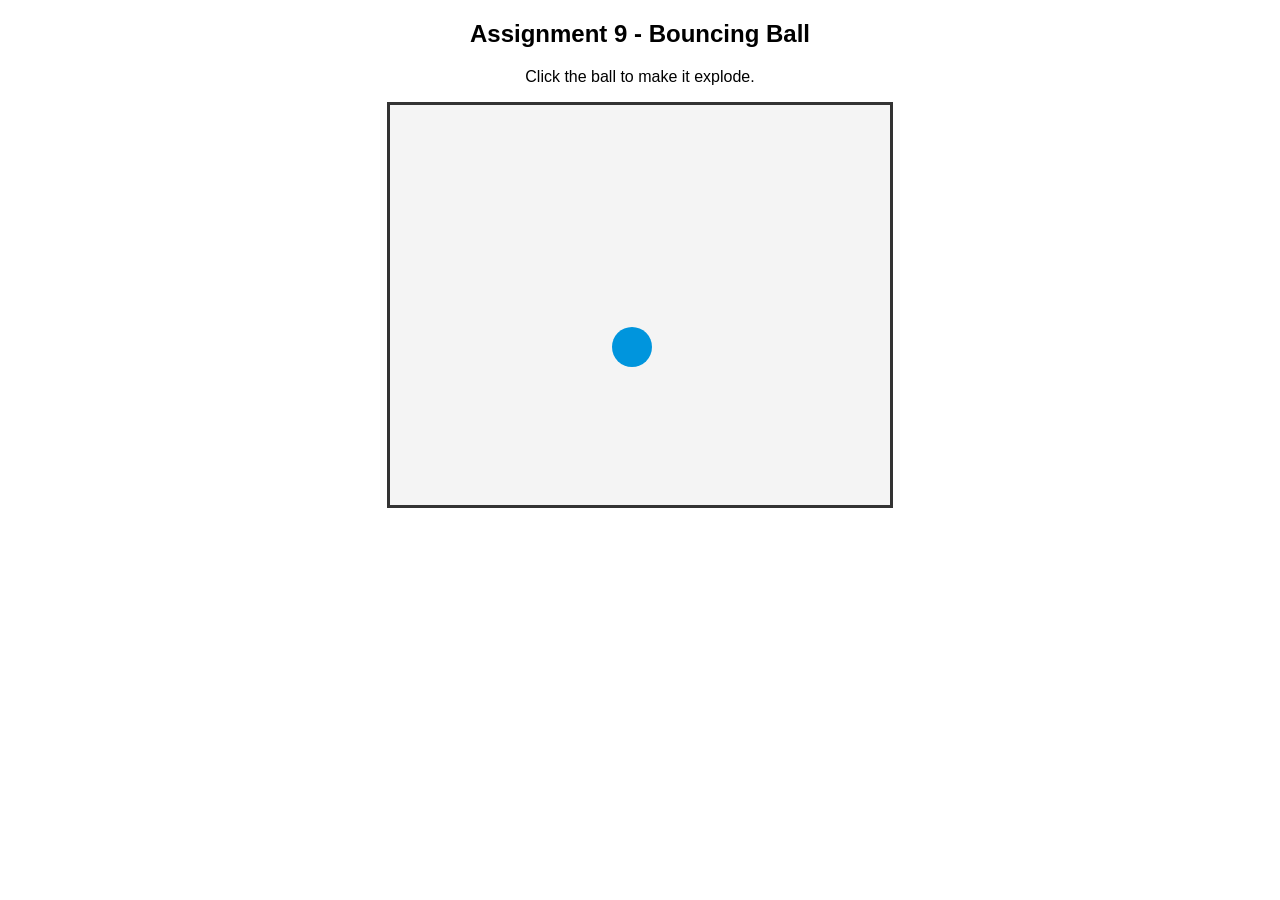
<file: assignment9.html>
<!DOCTYPE html>
<html>
<head>
<meta charset="UTF-8">
<title>Assignment 9 - Animation</title>
<style>
  body { font-family: Arial, sans-serif; text-align: center; }
  canvas { border: 3px solid #333; background: #f4f4f4; cursor: pointer; }
</style>
</head>
<body>

<h2>Assignment 9 - Bouncing Ball</h2>
<p>Click the ball to make it explode.</p>
<canvas id="myCanvas" width="500" height="400"></canvas>

<script>
var canvas = document.getElementById("myCanvas");
var ctx = canvas.getContext("2d");

// Ball settings
var x = 50;
var y = 50;
var dx = 4;      // same x and y step = 45 degree diagonal
var dy = 4;
var radius = 20;
var color = "#0095DD";

// Explosion settings
var exploding = false;
var particles = [];

// Draw the ball
function drawBall() {
  ctx.beginPath();
  ctx.arc(x, y, radius, 0, Math.PI * 2);
  ctx.fillStyle = color;
  ctx.fill();
  ctx.closePath();
}

// Make a random color
function randomColor() {
  var r = Math.floor(Math.random() * 256);
  var g = Math.floor(Math.random() * 256);
  var b = Math.floor(Math.random() * 256);
  return "rgb(" + r + "," + g + "," + b + ")";
}

// Create explosion particles at the ball's location
function explode() {
  exploding = true;
  particles = [];
  for (var i = 0; i < 40; i++) {
    var angle = Math.random() * Math.PI * 2;
    var speed = Math.random() * 6 + 1;
    particles.push({
      x: x,
      y: y,
      dx: Math.cos(angle) * speed,
      dy: Math.sin(angle) * speed,
      size: Math.random() * 5 + 2,
      life: 50
    });
  }
}

// Draw and move explosion particles
function drawParticles() {
  for (var i = 0; i < particles.length; i++) {
    var p = particles[i];
    ctx.beginPath();
    ctx.arc(p.x, p.y, p.size, 0, Math.PI * 2);
    ctx.fillStyle = color;
    ctx.globalAlpha = p.life / 50;   // fade out
    ctx.fill();
    ctx.closePath();
    ctx.globalAlpha = 1;

    p.x += p.dx;
    p.y += p.dy;
    p.life--;
  }

  // Remove dead particles
  particles = particles.filter(function (p) { return p.life > 0; });

  // When explosion is done, bring the ball back
  if (particles.length === 0) {
    respawn();
  }
}

// Put the ball back in the middle with a new color and random direction
function respawn() {
  exploding = false;
  x = canvas.width / 2;
  y = canvas.height / 2;
  color = randomColor();

  var angle = Math.random() * Math.PI * 2;
  var speed = 5;
  dx = Math.cos(angle) * speed;
  dy = Math.sin(angle) * speed;
}

// Main animation loop (runs on a timer)
function draw() {
  ctx.clearRect(0, 0, canvas.width, canvas.height);

  if (exploding) {
    drawParticles();
    return;
  }

  drawBall();

  // Bounce off left and right walls
  if (x + dx > canvas.width - radius || x + dx < radius) {
    dx = -dx;
  }
  // Bounce off top and bottom walls
  if (y + dy > canvas.height - radius || y + dy < radius) {
    dy = -dy;
  }

  x += dx;
  y += dy;
}

// Mouse click: check if the click hit the ball
canvas.addEventListener("click", function (event) {
  if (exploding) return;

  var rect = canvas.getBoundingClientRect();
  // Scale in case the page CSS resizes the canvas
  var scaleX = canvas.width / rect.width;
  var scaleY = canvas.height / rect.height;
  var mouseX = (event.clientX - rect.left) * scaleX;
  var mouseY = (event.clientY - rect.top) * scaleY;

  // Distance from click to ball center
  var distX = mouseX - x;
  var distY = mouseY - y;
  var distance = Math.sqrt(distX * distX + distY * distY);

  // A little extra room so a moving ball is easier to hit
  if (distance < radius + 15) {
    explode();
  }
});

// Timer-based animation: redraw every 20 milliseconds
setInterval(draw, 20);
</script>

</body>
</html>
</file>
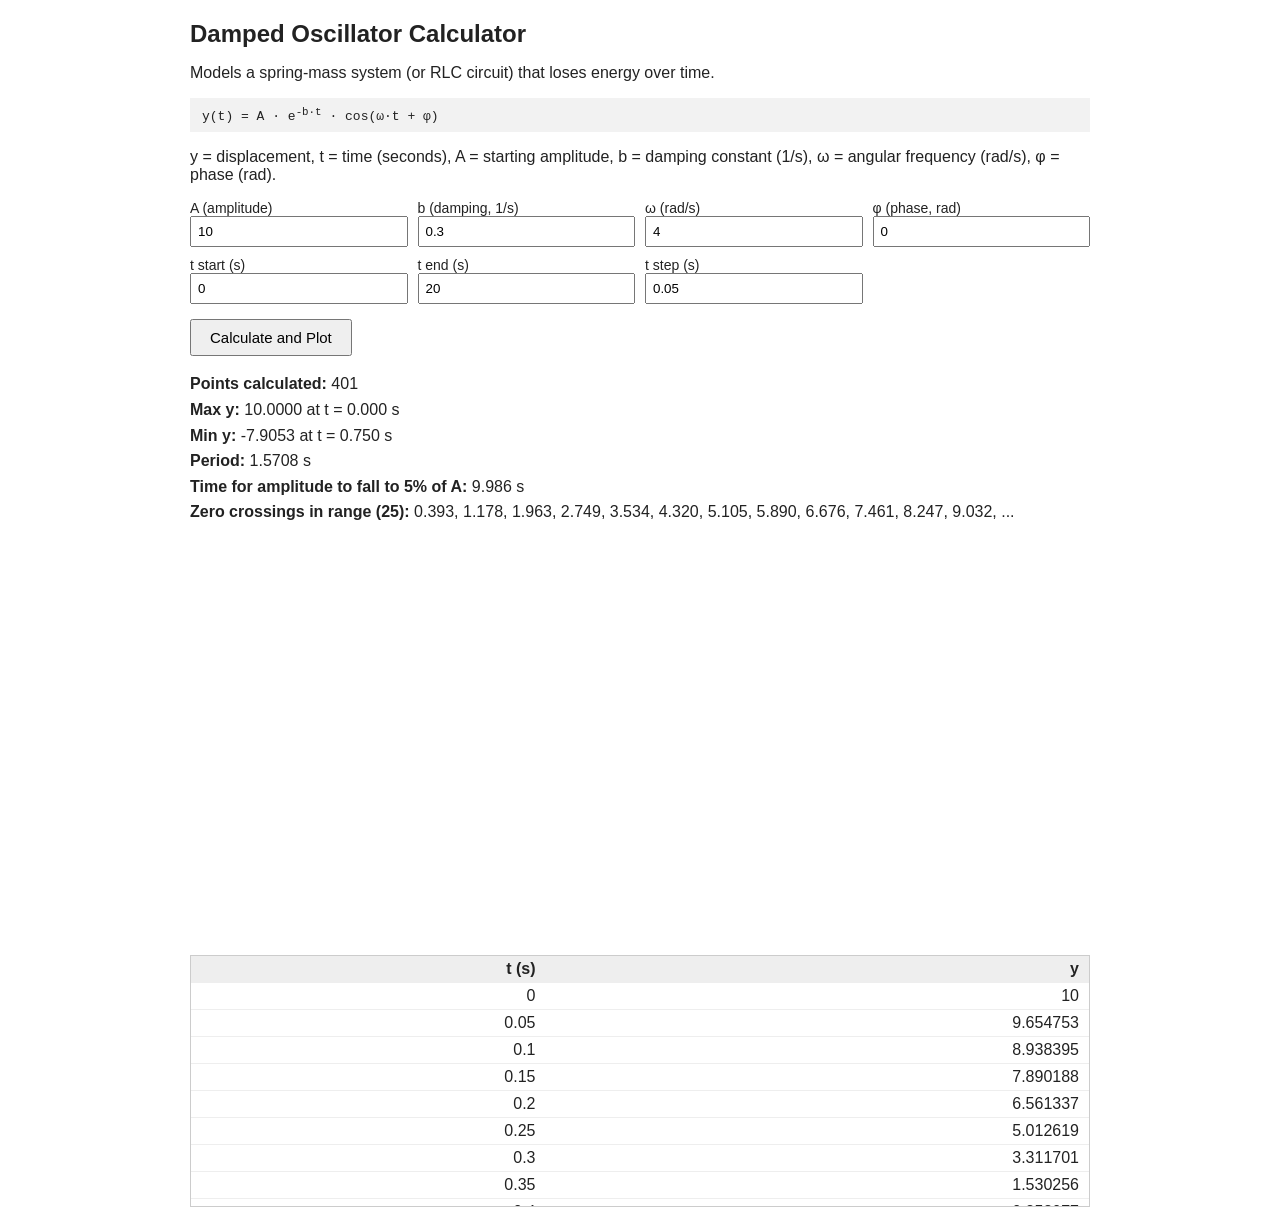
<file: damped-oscillator.html>
<!DOCTYPE html>
<html lang="en">
<head>
<meta charset="UTF-8">
<meta name="viewport" content="width=device-width, initial-scale=1">
<title>Damped Oscillator Calculator</title>
<style>
  body { font-family: Arial, sans-serif; max-width: 900px; margin: 20px auto; padding: 0 15px; color: #222; }
  h1 { font-size: 24px; }
  .eq { background: #f2f2f2; padding: 8px 12px; font-family: monospace; }
  .grid { display: grid; grid-template-columns: repeat(auto-fit, minmax(200px, 1fr)); gap: 10px; margin: 15px 0; }
  label { display: block; font-size: 14px; }
  input { width: 100%; padding: 6px; box-sizing: border-box; }
  button { padding: 8px 18px; font-size: 15px; cursor: pointer; }
  #error { color: #b00020; margin: 10px 0; }
  #results { margin: 15px 0; line-height: 1.6; }
  #chart { width: 100%; height: 400px; margin-top: 15px; }
  .tablewrap { max-height: 250px; overflow-y: auto; border: 1px solid #ccc; margin-top: 15px; }
  table { border-collapse: collapse; width: 100%; }
  th, td { padding: 4px 10px; text-align: right; border-bottom: 1px solid #eee; }
  th { position: sticky; top: 0; background: #eee; }
</style>
</head>
<body>

<h1>Damped Oscillator Calculator</h1>
<p>Models a spring-mass system (or RLC circuit) that loses energy over time.</p>
<p class="eq">y(t) = A &middot; e<sup>-b&middot;t</sup> &middot; cos(&omega;&middot;t + &phi;)</p>
<p>y = displacement, t = time (seconds), A = starting amplitude, b = damping constant (1/s),
   &omega; = angular frequency (rad/s), &phi; = phase (rad).</p>

<div class="grid">
  <label>A (amplitude)<input type="number" id="A" value="10" step="any"></label>
  <label>b (damping, 1/s)<input type="number" id="b" value="0.3" step="any"></label>
  <label>&omega; (rad/s)<input type="number" id="w" value="4" step="any"></label>
  <label>&phi; (phase, rad)<input type="number" id="phi" value="0" step="any"></label>
  <label>t start (s)<input type="number" id="tmin" value="0" step="any"></label>
  <label>t end (s)<input type="number" id="tmax" value="20" step="any"></label>
  <label>t step (s)<input type="number" id="dt" value="0.05" step="any"></label>
</div>

<button id="calc">Calculate and Plot</button>
<div id="error"></div>
<div id="results"></div>
<div id="chart"></div>
<div class="tablewrap"><table id="table"></table></div>

<script src="https://code.highcharts.com/highcharts.js"></script>
<script>
function y(t, A, b, w, phi) {
  return A * Math.exp(-b * t) * Math.cos(w * t + phi);
}

function num(id) {
  return parseFloat(document.getElementById(id).value);
}

function calculate() {
  var A = num('A'), b = num('b'), w = num('w'), phi = num('phi');
  var tmin = num('tmin'), tmax = num('tmax'), dt = num('dt');
  var err = document.getElementById('error');
  err.textContent = '';

  if ([A, b, w, phi, tmin, tmax, dt].some(isNaN)) { err.textContent = 'Please fill in every field with a number.'; return; }
  if (tmax <= tmin) { err.textContent = 't end must be greater than t start.'; return; }
  if (dt <= 0) { err.textContent = 't step must be greater than 0.'; return; }
  if ((tmax - tmin) / dt > 20000) { err.textContent = 'Too many points. Use a larger step.'; return; }

  // build data
  var data = [], maxY = -Infinity, minY = Infinity, tMax = 0, tMin = 0;
  for (var t = tmin; t <= tmax + 1e-9; t += dt) {
    var v = y(t, A, b, w, phi);
    data.push([+t.toFixed(6), +v.toFixed(6)]);
    if (v > maxY) { maxY = v; tMax = t; }
    if (v < minY) { minY = v; tMin = t; }
  }

  // exact zero crossings: cos(w*t + phi) = 0  ->  t = (pi/2 + n*pi - phi) / w
  var zeros = [];
  if (w !== 0) {
    var nStart = Math.floor((w * tmin + phi - Math.PI / 2) / Math.PI) - 1;
    var nEnd = Math.ceil((w * tmax + phi - Math.PI / 2) / Math.PI) + 1;
    for (var n = nStart; n <= nEnd; n++) {
      var tz = (Math.PI / 2 + n * Math.PI - phi) / w;
      if (tz >= tmin && tz <= tmax) zeros.push(tz);
    }
    zeros.sort(function (a, c) { return a - c; });
  }

  var out = '';
  out += '<b>Points calculated:</b> ' + data.length + '<br>';
  out += '<b>Max y:</b> ' + maxY.toFixed(4) + ' at t = ' + tMax.toFixed(3) + ' s<br>';
  out += '<b>Min y:</b> ' + minY.toFixed(4) + ' at t = ' + tMin.toFixed(3) + ' s<br>';
  if (w !== 0) out += '<b>Period:</b> ' + (2 * Math.PI / Math.abs(w)).toFixed(4) + ' s<br>';
  if (b > 0 && A !== 0) out += '<b>Time for amplitude to fall to 5% of A:</b> ' + (Math.log(20) / b).toFixed(3) + ' s<br>';
  out += '<b>Zero crossings in range (' + zeros.length + '):</b> ';
  out += zeros.length ? zeros.slice(0, 12).map(function (z) { return z.toFixed(3); }).join(', ') + (zeros.length > 12 ? ', ...' : '') : 'none';
  document.getElementById('results').innerHTML = out;

  // table
  var html = '<tr><th>t (s)</th><th>y</th></tr>';
  data.forEach(function (p) { html += '<tr><td>' + p[0] + '</td><td>' + p[1] + '</td></tr>'; });
  document.getElementById('table').innerHTML = html;

  // envelope lines (+/- A e^(-bt))
  var upper = [], lower = [];
  data.forEach(function (p) {
    var e = A * Math.exp(-b * p[0]);
    upper.push([p[0], +e.toFixed(6)]);
    lower.push([p[0], +(-e).toFixed(6)]);
  });

  Highcharts.chart('chart', {
    chart: { type: 'line', zoomType: 'x' },
    title: { text: 'Damped Oscillation: y = A e^(-bt) cos(\u03C9t + \u03C6)' },
    xAxis: { title: { text: 'Time t (s)' } },
    yAxis: { title: { text: 'Displacement y' } },
    tooltip: { valueDecimals: 4 },
    plotOptions: { series: { marker: { enabled: false } } },
    series: [
      { name: 'y(t)', data: data, color: '#2b6cb0', lineWidth: 2 },
      { name: 'Envelope +', data: upper, color: '#999', dashStyle: 'Dash', lineWidth: 1 },
      { name: 'Envelope -', data: lower, color: '#999', dashStyle: 'Dash', lineWidth: 1 }
    ],
    credits: { enabled: false }
  });
}

document.getElementById('calc').addEventListener('click', calculate);
calculate();
</script>
</body>
</html>
</file>
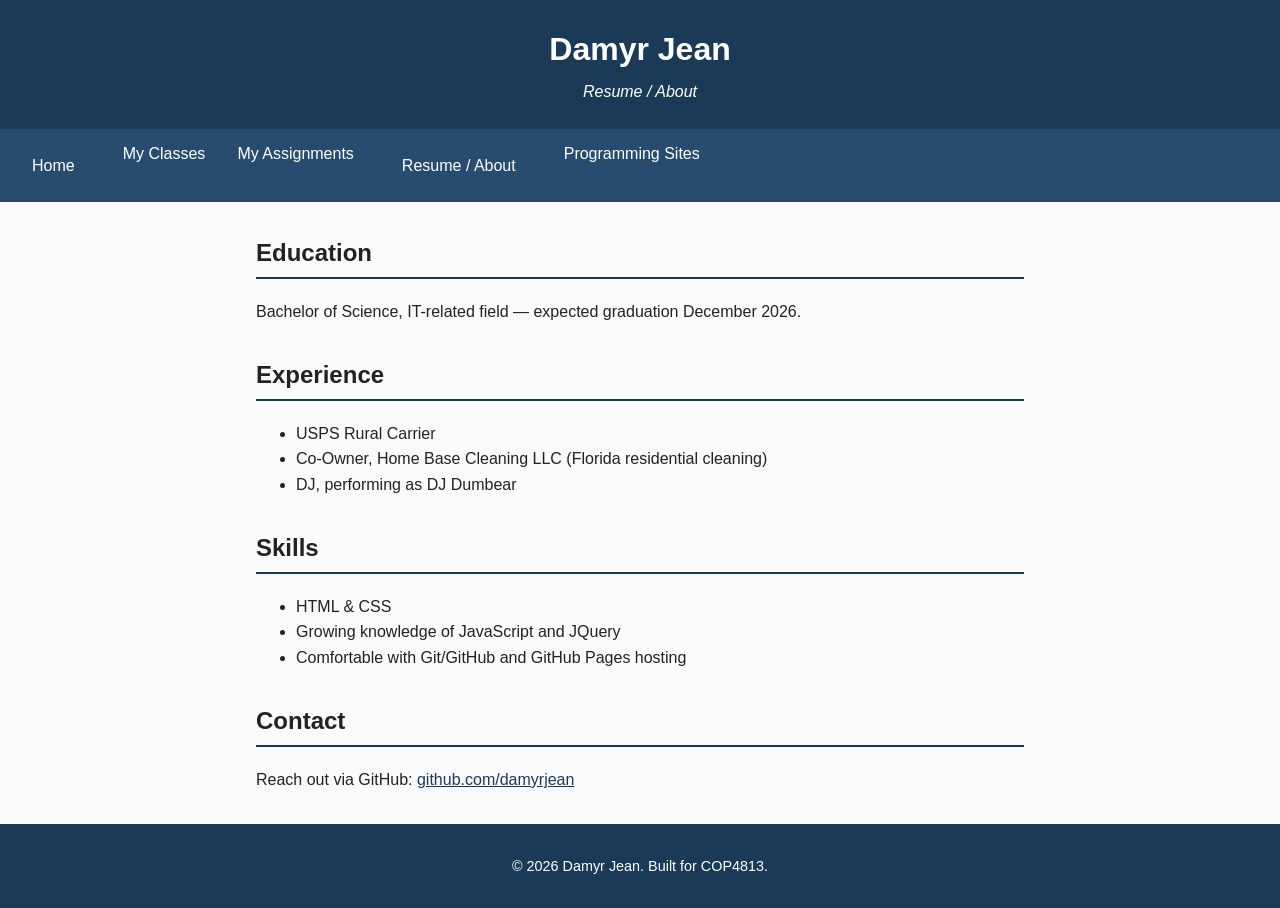
<file: resume.html>
<!DOCTYPE html>
<html lang="en">
<head>
  <meta charset="UTF-8">
  <meta name="viewport" content="width=device-width, initial-scale=1.0">
  <meta name="description" content="Resume and background of Damyr Jean, IT student and web developer.">
  <meta name="author" content="Damyr Jean">
  <title>Damyr Jean - Resume</title>
  <link rel="stylesheet" href="style.css">
</head>
<body>
  <header>
    <h1>Damyr Jean</h1>
    <p class="tagline">Resume / About</p>
  </header>

  <nav aria-label="Main menu">
    <ul>
      <li><a href="index.html">Home</a></li>
      <li>My Classes
        <ul>
          <li><a href="https://github.com/damyrjean" target="_blank" rel="noopener">GitHub Profile</a></li>
        </ul>
      </li>
      <li>My Assignments
        <ul>
          <li><a href="https://damyrjean.github.io/COP4813" target="_blank" rel="noopener">Assignment 1 - Hello World</a></li>
          <li><a href="index.html">Assignment 2 - This Site</a></li>
        </ul>
      </li>
      <li><a href="resume.html">Resume / About</a></li>
      <li>Programming Sites
        <ul>
          <li><a href="https://www.w3schools.com/" target="_blank" rel="noopener">W3Schools</a></li>
          <li><a href="https://validator.w3.org/" target="_blank" rel="noopener">W3C Validator</a></li>
        </ul>
      </li>
    </ul>
  </nav>

  <main>
    <section>
      <h2>Education</h2>
      <p>Bachelor of Science, IT-related field &mdash; expected graduation December 2026.</p>
    </section>

    <section>
      <h2>Experience</h2>
      <ul>
        <li>USPS Rural Carrier</li>
        <li>Co-Owner, Home Base Cleaning LLC (Florida residential cleaning)</li>
        <li>DJ, performing as DJ Dumbear</li>
      </ul>
    </section>

    <section>
      <h2>Skills</h2>
      <ul>
        <li>HTML &amp; CSS</li>
        <li>Growing knowledge of JavaScript and JQuery</li>
        <li>Comfortable with Git/GitHub and GitHub Pages hosting</li>
      </ul>
    </section>

    <section>
      <h2>Contact</h2>
      <p>Reach out via GitHub: <a href="https://github.com/damyrjean" target="_blank" rel="noopener">github.com/damyrjean</a></p>
    </section>
  </main>

  <footer>
    <p>&copy; 2026 Damyr Jean. Built for COP4813.</p>
  </footer>
</body>
</html>
</file>
<file: style.css>
* {
  box-sizing: border-box;
}

body {
  margin: 0;
  font-family: Arial, Helvetica, sans-serif;
  color: #222;
  background-color: #fafafa;
  line-height: 1.6;
}

header {
  background-color: #1b3a57;
  color: #fff;
  padding: 1.5rem 1rem;
  text-align: center;
}

header h1 {
  margin: 0;
  font-size: 2rem;
}

.tagline {
  margin: 0.25rem 0 0;
  font-style: italic;
}

nav {
  background-color: #274c70;
}

nav ul {
  list-style: none;
  margin: 0;
  padding: 0;
  display: flex;
  flex-wrap: wrap;
}

nav ul li {
  position: relative;
}

nav ul li a {
  display: block;
  padding: 0.75rem 1rem;
  color: #fff;
  text-decoration: none;
}

nav ul li a:hover,
nav ul li a:focus {
  background-color: #3a6690;
  text-decoration: underline;
}

nav ul li > span,
nav ul li {
  color: #fff;
}

nav ul ul {
  display: none;
  position: absolute;
  top: 100%;
  left: 0;
  background-color: #274c70;
  min-width: 200px;
  flex-direction: column;
  z-index: 10;
}

nav:not(.site-nav) ul li:hover > ul,
nav:not(.site-nav) ul li:focus-within > ul {
  display: flex;
}

nav:not(.site-nav) > ul > li {
  padding: 0.75rem 1rem;
  cursor: default;
}

main {
  max-width: 800px;
  margin: 2rem auto;
  padding: 0 1rem;
}

section {
  margin-bottom: 2rem;
}

h2 {
  border-bottom: 2px solid #1b3a57;
  padding-bottom: 0.25rem;
}

figure {
  margin: 1rem 0;
}

figure img {
  border-radius: 8px;
  display: block;
  max-width: 100%;
  height: auto;
}

figcaption {
  font-size: 0.9rem;
  color: #555;
  margin-top: 0.25rem;
}

footer {
  text-align: center;
  padding: 1rem;
  background-color: #1b3a57;
  color: #fff;
  font-size: 0.9rem;
}

a {
  color: #1b3a57;
}

a:focus,
button:focus {
  outline: 3px solid #ffb400;
  outline-offset: 2px;
}

/* ---------- Main menu: same markup on phone and desktop ---------- */

.site-nav button {
  font: inherit;
  color: #fff;
  background: none;
  border: 0;
  cursor: pointer;
  touch-action: manipulation;
  -webkit-tap-highlight-color: transparent;
}

.site-nav ul {
  display: block;
}

.site-nav a,
.site-nav button {
  display: block;
  width: 100%;
  min-height: 48px;
  padding: 0.75rem 1rem;
  text-align: left;
}

.site-nav .submenu-toggle::after {
  content: "\25BE";
  float: right;
  margin-left: 0.5rem;
}

.site-nav .open > .submenu-toggle::after {
  content: "\25B4";
}

.site-nav a:hover,
.site-nav a:focus,
.site-nav button:hover,
.site-nav button:focus {
  background-color: #3a6690;
}

.site-nav a[aria-current="page"] {
  font-weight: bold;
}

/* Keep the focus ring inside the bar so it isn't clipped */
.site-nav a:focus,
.site-nav button:focus {
  outline-offset: -3px;
}

.site-nav .menu-toggle {
  display: none;
}

/* No focus ring after a tap or mouse click, keyboard users still get it */
.site-nav a:focus:not(:focus-visible),
.site-nav button:focus:not(:focus-visible) {
  outline: none;
}

.menu-icon {
  display: inline-block;
  width: 1.25rem;
  height: 0.875rem;
  margin-right: 0.625rem;
  border-top: 2px solid #fff;
  border-bottom: 2px solid #fff;
  background: linear-gradient(#fff, #fff) center / 100% 2px no-repeat;
}

/* Phone and small tablet: hamburger menu with tap-to-open sections */
@media (max-width: 767px) {
  .js .site-nav .menu-toggle {
    display: block;
  }

  .js .menu {
    display: none;
  }

  .js .menu-open .menu {
    display: block;
  }

  .site-nav .menu > li {
    border-top: 1px solid #3a6690;
  }

  .site-nav .submenu {
    position: static;
    min-width: 0;
    background-color: #1b3a57;
  }

  .js .site-nav .submenu {
    display: none;
  }

  .js .site-nav .open > .submenu {
    display: block;
  }

  .site-nav .submenu a {
    padding-left: 2rem;
  }
}

/* Desktop: horizontal bar with dropdowns */
@media (min-width: 768px) {
  .site-nav .menu {
    display: flex;
    flex-wrap: wrap;
  }

  .site-nav .menu a,
  .site-nav .submenu-toggle {
    width: auto;
  }

  .site-nav .submenu a {
    width: 100%;
  }

  .site-nav .submenu {
    display: none;
    width: 320px;
    box-shadow: 0 4px 10px rgba(0, 0, 0, 0.3);
  }

  .site-nav .open > .submenu,
  html:not(.js) .site-nav .has-submenu:focus-within > .submenu {
    display: block;
  }

  .site-nav .has-submenu:last-child > .submenu {
    left: auto;
    right: 0;
  }
}

/* Open on hover only on devices that really hover, so touch screens use tap */
@media (min-width: 768px) and (hover: hover) {
  .site-nav .has-submenu:hover > .submenu {
    display: block;
  }
}

/* Lighthouse report page */
.score-list {
  padding-left: 1.25rem;
}

.capture {
  border: 1px solid #ccc;
}

figure img.capture {
  border-radius: 0;
}
</file>
<file: COP4813-mobile-upload/style.css>
* {
  box-sizing: border-box;
}

body {
  margin: 0;
  font-family: Arial, Helvetica, sans-serif;
  color: #222;
  background-color: #fafafa;
  line-height: 1.6;
}

header {
  background-color: #1b3a57;
  color: #fff;
  padding: 1.5rem 1rem;
  text-align: center;
}

header h1 {
  margin: 0;
  font-size: 2rem;
}

.tagline {
  margin: 0.25rem 0 0;
  font-style: italic;
}

nav {
  background-color: #274c70;
}

nav ul {
  list-style: none;
  margin: 0;
  padding: 0;
  display: flex;
  flex-wrap: wrap;
}

nav ul li {
  position: relative;
}

nav ul li a {
  display: block;
  padding: 0.75rem 1rem;
  color: #fff;
  text-decoration: none;
}

nav ul li a:hover,
nav ul li a:focus {
  background-color: #3a6690;
  text-decoration: underline;
}

nav ul li > span,
nav ul li {
  color: #fff;
}

nav ul ul {
  display: none;
  position: absolute;
  top: 100%;
  left: 0;
  background-color: #274c70;
  min-width: 200px;
  flex-direction: column;
  z-index: 10;
}

nav:not(.site-nav) ul li:hover > ul,
nav:not(.site-nav) ul li:focus-within > ul {
  display: flex;
}

nav:not(.site-nav) > ul > li {
  padding: 0.75rem 1rem;
  cursor: default;
}

main {
  max-width: 800px;
  margin: 2rem auto;
  padding: 0 1rem;
}

section {
  margin-bottom: 2rem;
}

h2 {
  border-bottom: 2px solid #1b3a57;
  padding-bottom: 0.25rem;
}

figure {
  margin: 1rem 0;
}

figure img {
  border-radius: 8px;
  display: block;
  max-width: 100%;
  height: auto;
}

figcaption {
  font-size: 0.9rem;
  color: #555;
  margin-top: 0.25rem;
}

footer {
  text-align: center;
  padding: 1rem;
  background-color: #1b3a57;
  color: #fff;
  font-size: 0.9rem;
}

a {
  color: #1b3a57;
}

a:focus,
button:focus {
  outline: 3px solid #ffb400;
  outline-offset: 2px;
}

/* ---------- Main menu: same markup on phone and desktop ---------- */

.site-nav button {
  font: inherit;
  color: #fff;
  background: none;
  border: 0;
  cursor: pointer;
  touch-action: manipulation;
  -webkit-tap-highlight-color: transparent;
}

.site-nav ul {
  display: block;
}

.site-nav a,
.site-nav button {
  display: block;
  width: 100%;
  min-height: 48px;
  padding: 0.75rem 1rem;
  text-align: left;
}

.site-nav .submenu-toggle::after {
  content: "\25BE";
  float: right;
  margin-left: 0.5rem;
}

.site-nav .open > .submenu-toggle::after {
  content: "\25B4";
}

.site-nav a:hover,
.site-nav a:focus,
.site-nav button:hover,
.site-nav button:focus {
  background-color: #3a6690;
}

.site-nav a[aria-current="page"] {
  font-weight: bold;
}

/* Keep the focus ring inside the bar so it isn't clipped */
.site-nav a:focus,
.site-nav button:focus {
  outline-offset: -3px;
}

.site-nav .menu-toggle {
  display: none;
}

/* No focus ring after a tap or mouse click, keyboard users still get it */
.site-nav a:focus:not(:focus-visible),
.site-nav button:focus:not(:focus-visible) {
  outline: none;
}

.menu-icon {
  display: inline-block;
  width: 1.25rem;
  height: 0.875rem;
  margin-right: 0.625rem;
  border-top: 2px solid #fff;
  border-bottom: 2px solid #fff;
  background: linear-gradient(#fff, #fff) center / 100% 2px no-repeat;
}

/* Phone and small tablet: hamburger menu with tap-to-open sections */
@media (max-width: 767px) {
  .js .site-nav .menu-toggle {
    display: block;
  }

  .js .menu {
    display: none;
  }

  .js .menu-open .menu {
    display: block;
  }

  .site-nav .menu > li {
    border-top: 1px solid #3a6690;
  }

  .site-nav .submenu {
    position: static;
    min-width: 0;
    background-color: #1b3a57;
  }

  .js .site-nav .submenu {
    display: none;
  }

  .js .site-nav .open > .submenu {
    display: block;
  }

  .site-nav .submenu a {
    padding-left: 2rem;
  }
}

/* Desktop: horizontal bar with dropdowns */
@media (min-width: 768px) {
  .site-nav .menu {
    display: flex;
    flex-wrap: wrap;
  }

  .site-nav .menu a,
  .site-nav .submenu-toggle {
    width: auto;
  }

  .site-nav .submenu a {
    width: 100%;
  }

  .site-nav .submenu {
    display: none;
    width: 320px;
    box-shadow: 0 4px 10px rgba(0, 0, 0, 0.3);
  }

  .site-nav .open > .submenu,
  html:not(.js) .site-nav .has-submenu:focus-within > .submenu {
    display: block;
  }

  .site-nav .has-submenu:last-child > .submenu {
    left: auto;
    right: 0;
  }
}

/* Open on hover only on devices that really hover, so touch screens use tap */
@media (min-width: 768px) and (hover: hover) {
  .site-nav .has-submenu:hover > .submenu {
    display: block;
  }
}

/* Lighthouse report page */
.score-list {
  padding-left: 1.25rem;
}

.capture {
  border: 1px solid #ccc;
}

figure img.capture {
  border-radius: 0;
}
</file>
